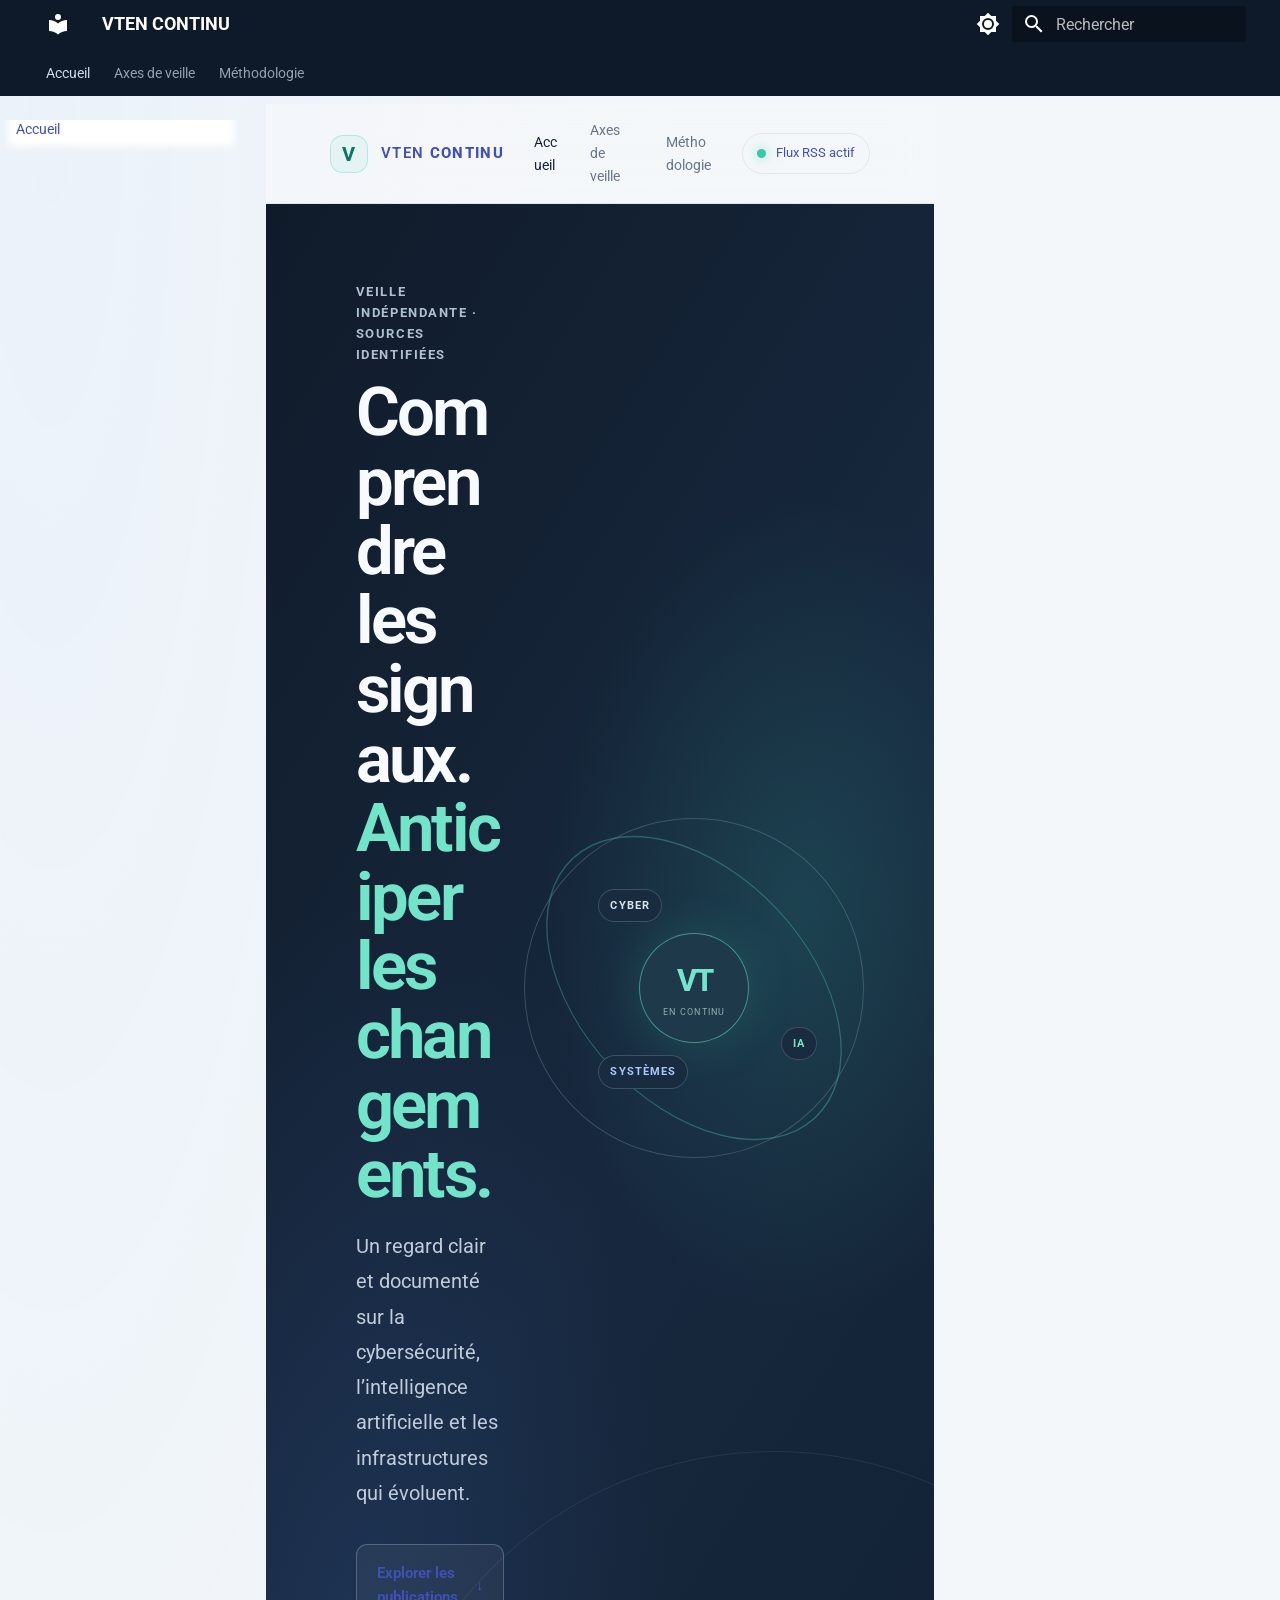
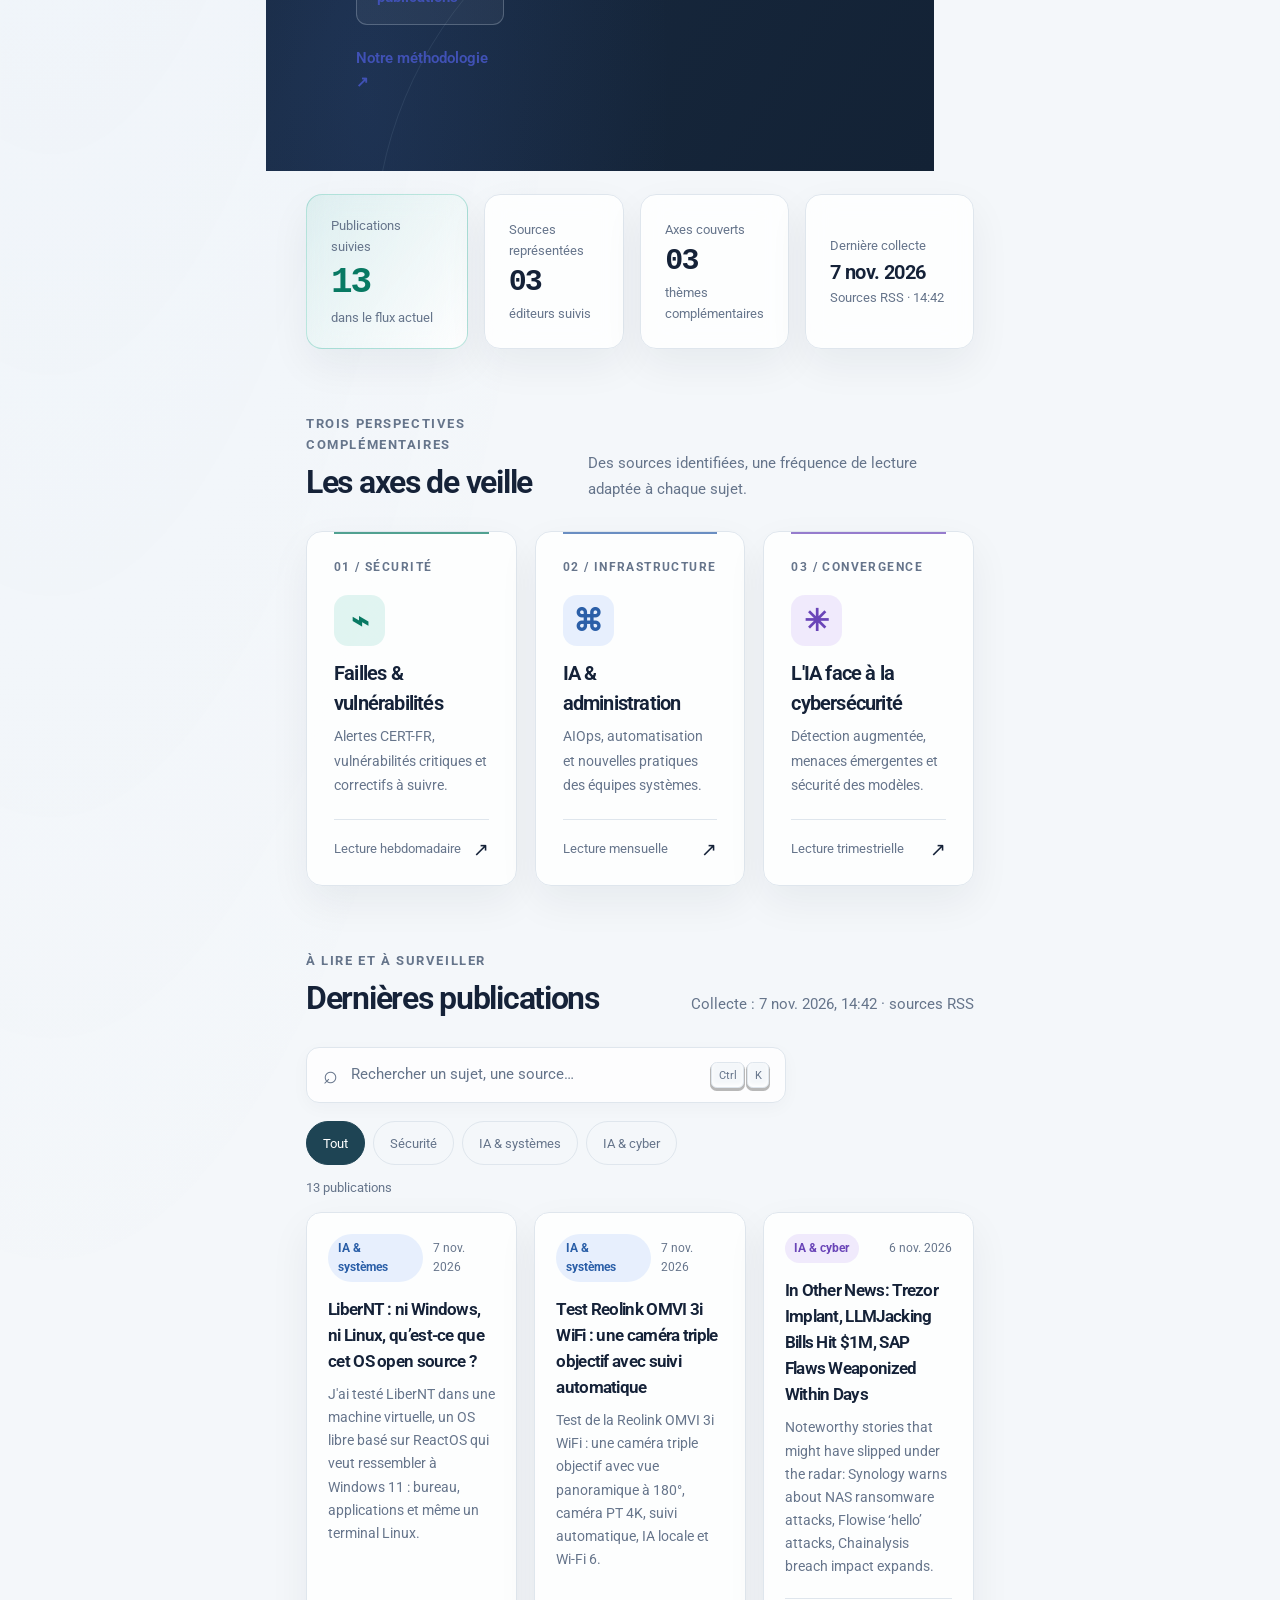
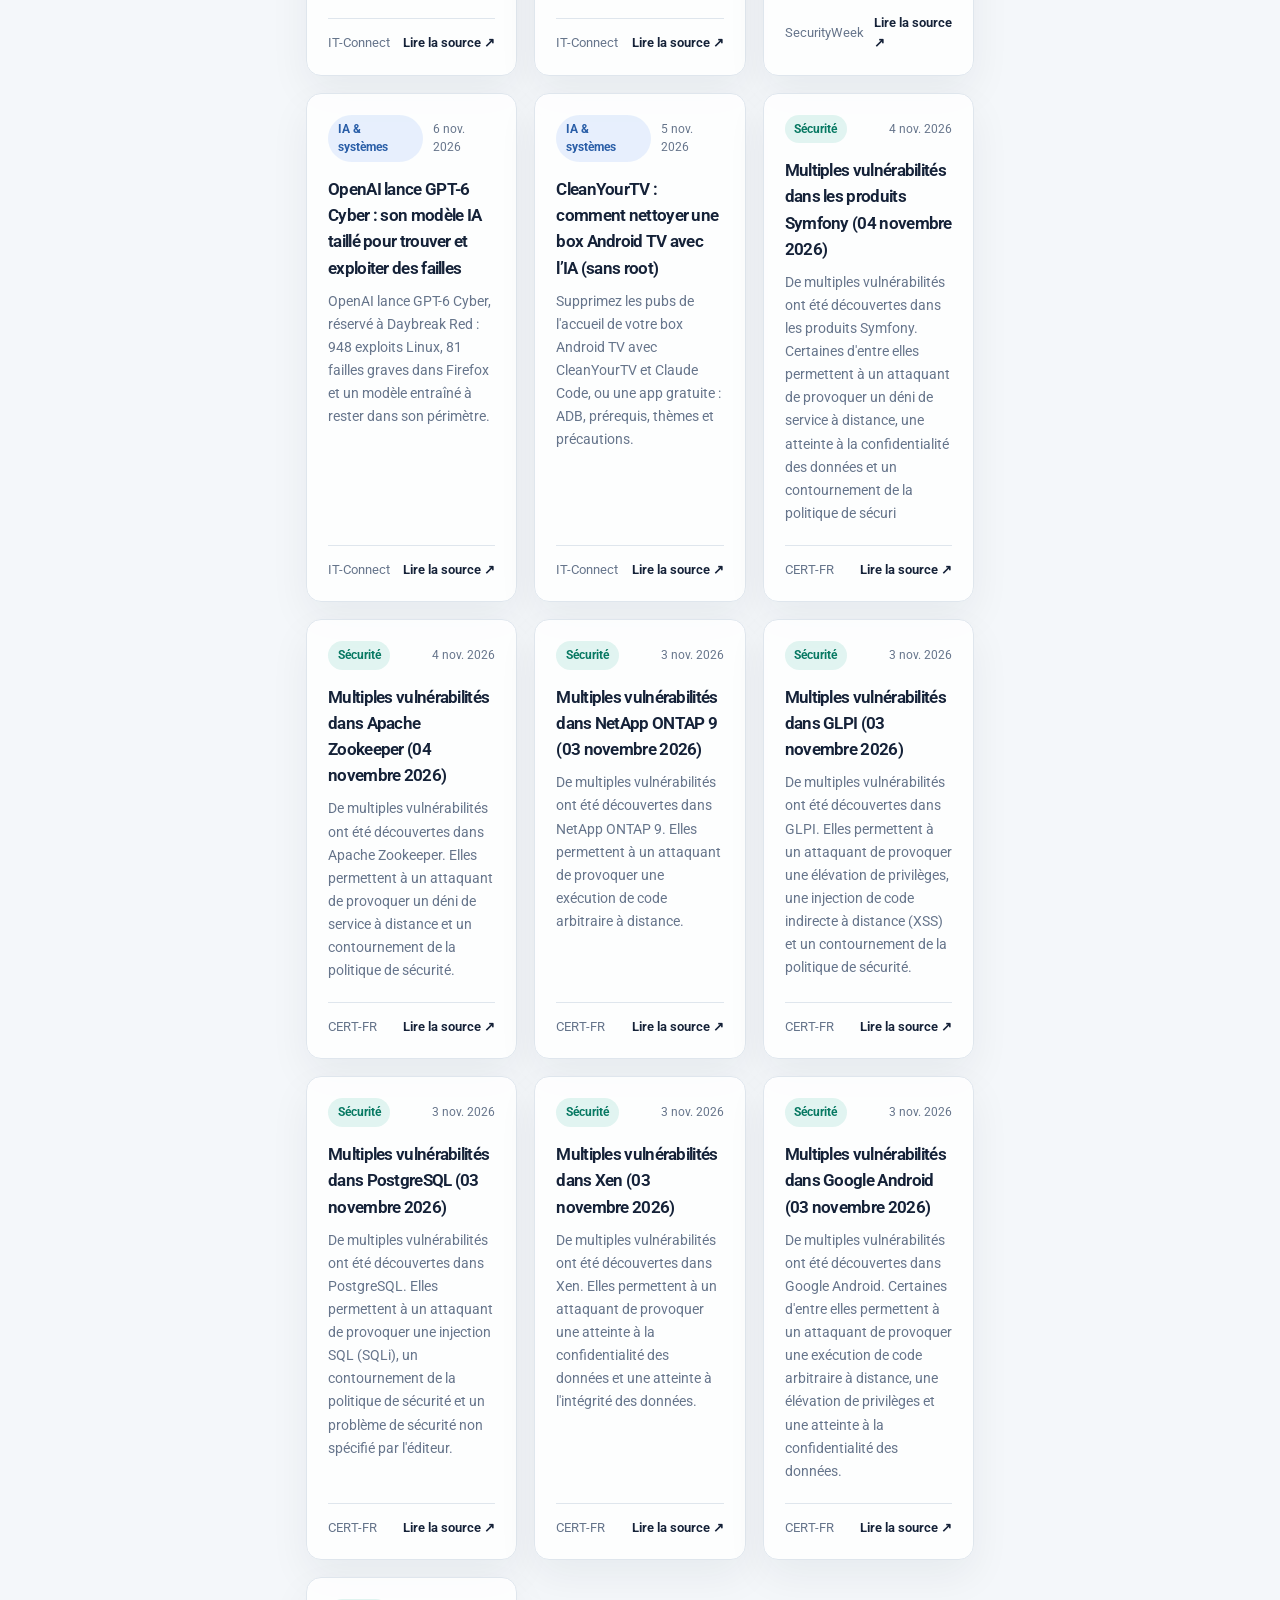
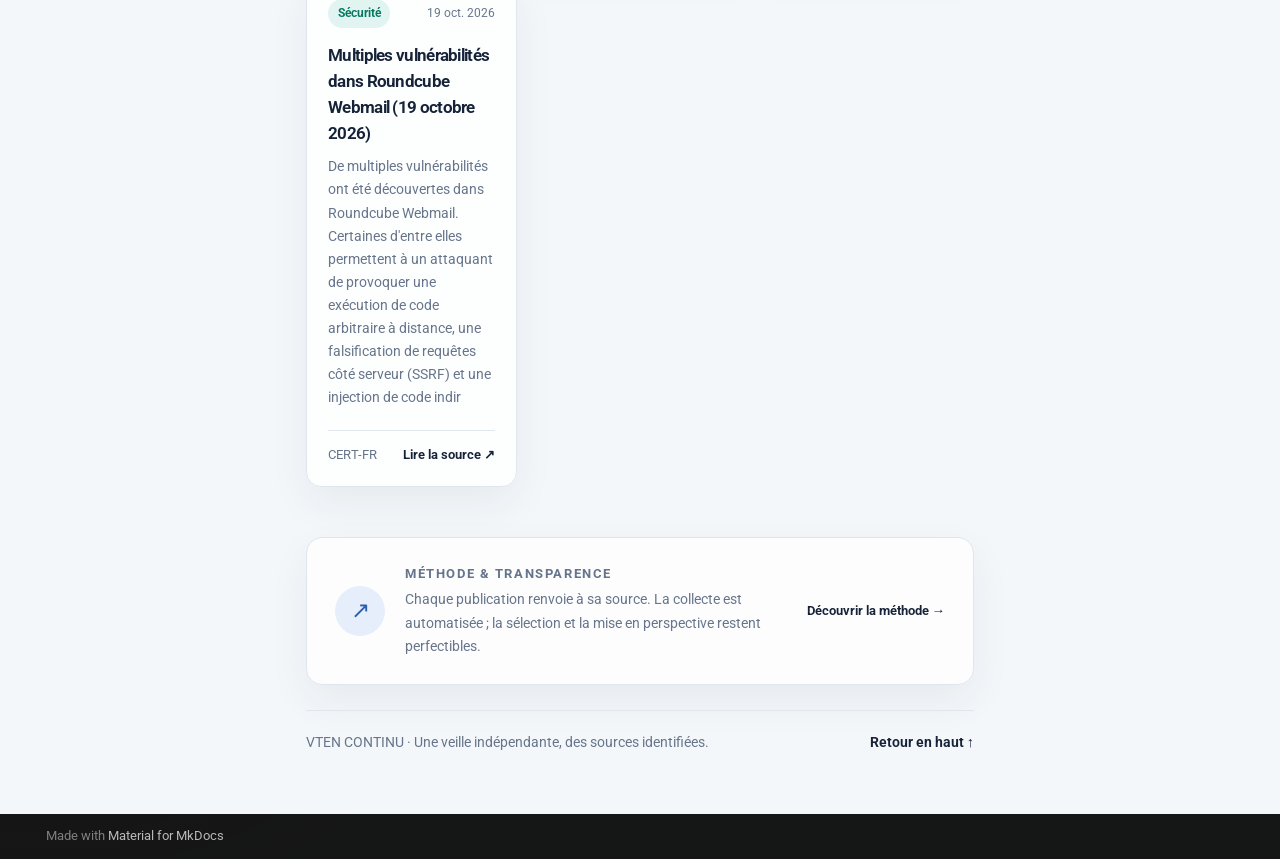
<file: index.html>
<!doctype html>
<html lang="fr" class="no-js">
  <head>
    
      <meta charset="utf-8">
      <meta name="viewport" content="width=device-width,initial-scale=1">
      
        <meta name="description" content="Veille indépendante sur la cybersécurité, l'IA et l'administration des systèmes.">
      
      
        <meta name="author" content="Jules Cochemé">
      
      
        <link rel="canonical" href="https://jules-cocheme1.github.io/veille-technologique/">
      
      
      
        <link rel="next" href="axe1-securite/">
      
      
        
      
      
      <link rel="icon" href="assets/images/favicon.png">
      <meta name="generator" content="mkdocs-1.6.1, mkdocs-material-9.8.1">
    
    
      
        <title>VTEN CONTINU</title>
      
    
    
      <link rel="stylesheet" href="assets/stylesheets/main.57a0d79d.min.css">
      
        
        <link rel="stylesheet" href="assets/stylesheets/palette.fb2fffe2.min.css">
      
      


    
    
      
    
    
      
        
        
        <link rel="preconnect" href="https://fonts.gstatic.com" crossorigin>
        <link rel="stylesheet" href="https://fonts.googleapis.com/css?family=Roboto:300,300i,400,400i,700,700i%7CRoboto+Mono:400,400i,700,700i&display=fallback">
        <style>:root{--md-text-font:"Roboto";--md-code-font:"Roboto Mono"}</style>
      
    
    
      <link rel="stylesheet" href="assets/app.css">
    
    <script>__md_scope=new URL(".",location),__md_hash=e=>[...e].reduce(((e,_)=>(e<<5)-e+_.charCodeAt(0)),0),__md_get=(e,_=localStorage,t=__md_scope)=>JSON.parse(_.getItem(t.pathname+"."+e)),__md_set=(e,_,t=localStorage,a=__md_scope)=>{try{t.setItem(a.pathname+"."+e,JSON.stringify(_))}catch(e){}}</script>
    
      

    
    
  </head>
  
  
    
    
      
    
    
    
    
    <body dir="ltr" data-md-color-scheme="default" data-md-color-primary="blue-grey" data-md-color-accent="cyan">
  
    
    <input class="md-toggle" data-md-toggle="drawer" type="checkbox" id="__drawer" autocomplete="off">
    <input class="md-toggle" data-md-toggle="search" type="checkbox" id="__search" autocomplete="off">
    <label class="md-overlay" for="__drawer"></label>
    <div data-md-component="skip">
      
    </div>
    <div data-md-component="announce">
      
    </div>
    
    
      

  

<header class="md-header md-header--shadow md-header--lifted" data-md-component="header">
  <nav class="md-header__inner md-grid" aria-label="En-tête">
    <a href="." title="VTEN CONTINU" class="md-header__button md-logo" aria-label="VTEN CONTINU" data-md-component="logo">
      
  
  <svg xmlns="http://www.w3.org/2000/svg" viewBox="0 0 24 24"><path d="M12 8a3 3 0 0 0 3-3 3 3 0 0 0-3-3 3 3 0 0 0-3 3 3 3 0 0 0 3 3m0 3.54C9.64 9.35 6.5 8 3 8v11c3.5 0 6.64 1.35 9 3.54 2.36-2.19 5.5-3.54 9-3.54V8c-3.5 0-6.64 1.35-9 3.54"/></svg>

    </a>
    <label class="md-header__button md-icon" for="__drawer">
      
      <svg xmlns="http://www.w3.org/2000/svg" viewBox="0 0 24 24"><path d="M3 6h18v2H3zm0 5h18v2H3zm0 5h18v2H3z"/></svg>
    </label>
    <div class="md-header__title" data-md-component="header-title">
      <div class="md-header__ellipsis">
        <div class="md-header__topic">
          <span class="md-ellipsis">
            VTEN CONTINU
          </span>
        </div>
        <div class="md-header__topic" data-md-component="header-topic">
          <span class="md-ellipsis">
            
              Accueil
            
          </span>
        </div>
      </div>
    </div>
    
      
        <form class="md-header__option" data-md-component="palette">
  
    
    
    
    <input class="md-option" data-md-color-media="" data-md-color-scheme="default" data-md-color-primary="blue-grey" data-md-color-accent="cyan"  aria-label="Passer au mode sombre"  type="radio" name="__palette" id="__palette_0">
    
      <label class="md-header__button md-icon" title="Passer au mode sombre" for="__palette_1" hidden>
        <svg xmlns="http://www.w3.org/2000/svg" viewBox="0 0 24 24"><path d="M12 8a4 4 0 0 0-4 4 4 4 0 0 0 4 4 4 4 0 0 0 4-4 4 4 0 0 0-4-4m0 10a6 6 0 0 1-6-6 6 6 0 0 1 6-6 6 6 0 0 1 6 6 6 6 0 0 1-6 6m8-9.31V4h-4.69L12 .69 8.69 4H4v4.69L.69 12 4 15.31V20h4.69L12 23.31 15.31 20H20v-4.69L23.31 12z"/></svg>
      </label>
    
  
    
    
    
    <input class="md-option" data-md-color-media="" data-md-color-scheme="slate" data-md-color-primary="blue-grey" data-md-color-accent="cyan"  aria-label="Passer au mode clair"  type="radio" name="__palette" id="__palette_1">
    
      <label class="md-header__button md-icon" title="Passer au mode clair" for="__palette_0" hidden>
        <svg xmlns="http://www.w3.org/2000/svg" viewBox="0 0 24 24"><path d="M12 18c-.89 0-1.74-.2-2.5-.55C11.56 16.5 13 14.42 13 12s-1.44-4.5-3.5-5.45C10.26 6.2 11.11 6 12 6a6 6 0 0 1 6 6 6 6 0 0 1-6 6m8-9.31V4h-4.69L12 .69 8.69 4H4v4.69L.69 12 4 15.31V20h4.69L12 23.31 15.31 20H20v-4.69L23.31 12z"/></svg>
      </label>
    
  
</form>
      
    
    
      <script>var palette=__md_get("__palette");if(palette&&palette.color){if("(prefers-color-scheme)"===palette.color.media){var media=matchMedia("(prefers-color-scheme: light)"),input=document.querySelector(media.matches?"[data-md-color-media='(prefers-color-scheme: light)']":"[data-md-color-media='(prefers-color-scheme: dark)']");palette.color.media=input.getAttribute("data-md-color-media"),palette.color.scheme=input.getAttribute("data-md-color-scheme"),palette.color.primary=input.getAttribute("data-md-color-primary"),palette.color.accent=input.getAttribute("data-md-color-accent")}for(var[key,value]of Object.entries(palette.color))document.body.setAttribute("data-md-color-"+key,value)}</script>
    
    
    
      
      
        <label class="md-header__button md-icon" for="__search">
          
          <svg xmlns="http://www.w3.org/2000/svg" viewBox="0 0 24 24"><path d="M9.5 3A6.5 6.5 0 0 1 16 9.5c0 1.61-.59 3.09-1.56 4.23l.27.27h.79l5 5-1.5 1.5-5-5v-.79l-.27-.27A6.52 6.52 0 0 1 9.5 16 6.5 6.5 0 0 1 3 9.5 6.5 6.5 0 0 1 9.5 3m0 2C7 5 5 7 5 9.5S7 14 9.5 14 14 12 14 9.5 12 5 9.5 5"/></svg>
        </label>
        <div class="md-search" data-md-component="search" role="dialog">
  <label class="md-search__overlay" for="__search"></label>
  <div class="md-search__inner" role="search">
    <form class="md-search__form" name="search">
      <input type="text" class="md-search__input" name="query" aria-label="Rechercher" placeholder="Rechercher" autocapitalize="off" autocorrect="off" autocomplete="off" spellcheck="false" data-md-component="search-query" required>
      <label class="md-search__icon md-icon" for="__search">
        
        <svg xmlns="http://www.w3.org/2000/svg" viewBox="0 0 24 24"><path d="M9.5 3A6.5 6.5 0 0 1 16 9.5c0 1.61-.59 3.09-1.56 4.23l.27.27h.79l5 5-1.5 1.5-5-5v-.79l-.27-.27A6.52 6.52 0 0 1 9.5 16 6.5 6.5 0 0 1 3 9.5 6.5 6.5 0 0 1 9.5 3m0 2C7 5 5 7 5 9.5S7 14 9.5 14 14 12 14 9.5 12 5 9.5 5"/></svg>
        
        <svg xmlns="http://www.w3.org/2000/svg" viewBox="0 0 24 24"><path d="M20 11v2H8l5.5 5.5-1.42 1.42L4.16 12l7.92-7.92L13.5 5.5 8 11z"/></svg>
      </label>
      <nav class="md-search__options" aria-label="Recherche">
        
          <a href="javascript:void(0)" class="md-search__icon md-icon" title="Partager" aria-label="Partager" data-clipboard data-clipboard-text="" data-md-component="search-share" tabindex="-1">
            
            <svg xmlns="http://www.w3.org/2000/svg" viewBox="0 0 24 24"><path d="M18 16.08c-.76 0-1.44.3-1.96.77L8.91 12.7c.05-.23.09-.46.09-.7s-.04-.47-.09-.7l7.05-4.11c.54.5 1.25.81 2.04.81a3 3 0 0 0 3-3 3 3 0 0 0-3-3 3 3 0 0 0-3 3c0 .24.04.47.09.7L8.04 9.81C7.5 9.31 6.79 9 6 9a3 3 0 0 0-3 3 3 3 0 0 0 3 3c.79 0 1.5-.31 2.04-.81l7.12 4.15c-.05.21-.08.43-.08.66 0 1.61 1.31 2.91 2.92 2.91s2.92-1.3 2.92-2.91A2.92 2.92 0 0 0 18 16.08"/></svg>
          </a>
        
        <button type="reset" class="md-search__icon md-icon" title="Effacer" aria-label="Effacer" tabindex="-1">
          
          <svg xmlns="http://www.w3.org/2000/svg" viewBox="0 0 24 24"><path d="M19 6.41 17.59 5 12 10.59 6.41 5 5 6.41 10.59 12 5 17.59 6.41 19 12 13.41 17.59 19 19 17.59 13.41 12z"/></svg>
        </button>
      </nav>
      
        <div class="md-search__suggest" data-md-component="search-suggest"></div>
      
    </form>
    <div class="md-search__output">
      <div class="md-search__scrollwrap" tabindex="0" data-md-scrollfix>
        <div class="md-search-result" data-md-component="search-result">
          <div class="md-search-result__meta">
            Initialisation de la recherche
          </div>
          <ol class="md-search-result__list" role="presentation"></ol>
        </div>
      </div>
    </div>
  </div>
</div>
      
    
    
  </nav>
  
    
      
<nav class="md-tabs" aria-label="Onglets" data-md-component="tabs">
  <div class="md-grid">
    <ul class="md-tabs__list">
      
        
  
  
  
    
  
  
    <li class="md-tabs__item md-tabs__item--active">
      <a href="." class="md-tabs__link">
        
  
  
    
  
  Accueil

      </a>
    </li>
  

      
        
  
  
  
  
    
    
      <li class="md-tabs__item">
        <a href="axe1-securite/" class="md-tabs__link">
          
  
  
  Axes de veille

        </a>
      </li>
    
  

      
        
  
  
  
  
    <li class="md-tabs__item">
      <a href="a-propos/" class="md-tabs__link">
        
  
  
    
  
  Méthodologie

      </a>
    </li>
  

      
    </ul>
  </div>
</nav>
    
  
</header>
    
    <div class="md-container" data-md-component="container">
      
      
        
      
      <main class="md-main" data-md-component="main">
        <div class="md-main__inner md-grid">
          
            
              
              <div class="md-sidebar md-sidebar--primary" data-md-component="sidebar" data-md-type="navigation" >
                <div class="md-sidebar__scrollwrap">
                  <div class="md-sidebar__inner">
                    


  


<nav class="md-nav md-nav--primary md-nav--lifted" aria-label="Navigation" data-md-level="0">
  <label class="md-nav__title" for="__drawer">
    <a href="." title="VTEN CONTINU" class="md-nav__button md-logo" aria-label="VTEN CONTINU" data-md-component="logo">
      
  
  <svg xmlns="http://www.w3.org/2000/svg" viewBox="0 0 24 24"><path d="M12 8a3 3 0 0 0 3-3 3 3 0 0 0-3-3 3 3 0 0 0-3 3 3 3 0 0 0 3 3m0 3.54C9.64 9.35 6.5 8 3 8v11c3.5 0 6.64 1.35 9 3.54 2.36-2.19 5.5-3.54 9-3.54V8c-3.5 0-6.64 1.35-9 3.54"/></svg>

    </a>
    VTEN CONTINU
  </label>
  
  <ul class="md-nav__list" data-md-scrollfix>
    
      
      
  
  
    
  
  
  
    <li class="md-nav__item md-nav__item--active">
      
      <input class="md-nav__toggle md-toggle" type="checkbox" id="__toc">
      
      
      
      <a href="." class="md-nav__link md-nav__link--active">
        
  
  
  <span class="md-ellipsis">
    
  
    Accueil
  

    
  </span>
  
  

      </a>
      
    </li>
  

    
      
      
  
  
  
  
    
    
    
    
      
      
        
      
    
    
    <li class="md-nav__item md-nav__item--nested">
      
        
        
        <input class="md-nav__toggle md-toggle " type="checkbox" id="__nav_2" >
        
          
          <label class="md-nav__link" for="__nav_2" id="__nav_2_label" tabindex="0">
            
  
  
  <span class="md-ellipsis">
    
  
    Axes de veille
  

    
  </span>
  
  

            <span class="md-nav__icon md-icon"></span>
          </label>
        
        <nav class="md-nav" data-md-level="1" aria-labelledby="__nav_2_label" aria-expanded="false">
          <label class="md-nav__title" for="__nav_2">
            <span class="md-nav__icon md-icon"></span>
            
  
    Axes de veille
  

          </label>
          <ul class="md-nav__list" data-md-scrollfix>
            
              
                
  
  
  
  
    <li class="md-nav__item">
      <a href="axe1-securite/" class="md-nav__link">
        
  
  
  <span class="md-ellipsis">
    
  
    Failles & vulnérabilités
  

    
  </span>
  
  

      </a>
    </li>
  

              
            
              
                
  
  
  
  
    <li class="md-nav__item">
      <a href="axe2-ia-admin/" class="md-nav__link">
        
  
  
  <span class="md-ellipsis">
    
  
    IA & administration
  

    
  </span>
  
  

      </a>
    </li>
  

              
            
              
                
  
  
  
  
    <li class="md-nav__item">
      <a href="axe3-ia-cyber/" class="md-nav__link">
        
  
  
  <span class="md-ellipsis">
    
  
    IA & cybersécurité
  

    
  </span>
  
  

      </a>
    </li>
  

              
            
          </ul>
        </nav>
      
    </li>
  

    
      
      
  
  
  
  
    <li class="md-nav__item">
      <a href="a-propos/" class="md-nav__link">
        
  
  
  <span class="md-ellipsis">
    
  
    Méthodologie
  

    
  </span>
  
  

      </a>
    </li>
  

    
  </ul>
</nav>
                  </div>
                </div>
              </div>
            
            
              
              <div class="md-sidebar md-sidebar--secondary" data-md-component="sidebar" data-md-type="toc" >
                <div class="md-sidebar__scrollwrap">
                  <div class="md-sidebar__inner">
                    

<nav class="md-nav md-nav--secondary" aria-label="Table des matières">
  
  
  
  
</nav>
                  </div>
                </div>
              </div>
            
          
          
            <div class="md-content" data-md-component="content">
              
              <article class="md-content__inner md-typeset">
                
                  



<div id="haut-de-page" class="dashboard-nav">
  <a class="dashboard-brand" href="#haut-de-page" aria-label="VTEN CONTINU, accueil">
    <span class="dashboard-brand__mark" aria-hidden="true">V</span>
    <span>VTEN <strong>CONTINU</strong></span>
  </a>
  <nav aria-label="Navigation principale">
    <a href="#haut-de-page" aria-current="page">Accueil</a>
    <a href="#axes-de-veille">Axes de veille</a>
    <a href="#methodologie">Méthodologie</a>
  </nav>
  <a class="dashboard-live" href="#dernieres-publications"><span class="status-dot"></span> Flux RSS actif</a>
</div>

<div class="veille-hero">
  <div class="veille-hero__copy">
    <p class="eyebrow">Veille indépendante · sources identifiées</p>
    <h1>Comprendre les signaux.<br><span>Anticiper les changements.</span></h1>
    <p class="veille-hero__intro">Un regard clair et documenté sur la cybersécurité, l’intelligence artificielle et les infrastructures qui évoluent.</p>
    <div class="hero-actions">
      <a class="hero-link" href="#dernieres-publications">Explorer les publications <span aria-hidden="true">↓</span></a>
      <a class="hero-secondary-link" href="a-propos/">Notre méthodologie <span aria-hidden="true">↗</span></a>
    </div>
  </div>
  <div class="veille-hero__panel" aria-hidden="true">
    <div class="orbit orbit--outer"></div>
    <div class="orbit orbit--inner"></div>
    <div class="hero-core"><span>VT</span><small>EN CONTINU</small></div>
    <span class="orbit-label orbit-label--one">CYBER</span>
    <span class="orbit-label orbit-label--two">IA</span>
    <span class="orbit-label orbit-label--three">SYSTÈMES</span>
  </div>
</div>

<section class="stats-grid" aria-label="La veille en chiffres" data-stats>
  <article class="stat-card stat-card--featured">
    <span class="stat-label">Publications suivies</span>
    <strong class="stat-value" id="stat-publications">—</strong>
    <span class="stat-note">dans le flux actuel</span>
  </article>
  <article class="stat-card">
    <span class="stat-label">Sources représentées</span>
    <strong class="stat-value" id="stat-sources">—</strong>
    <span class="stat-note">éditeurs suivis</span>
  </article>
  <article class="stat-card">
    <span class="stat-label">Axes couverts</span>
    <strong class="stat-value" id="stat-axes">—</strong>
    <span class="stat-note">thèmes complémentaires</span>
  </article>
  <article class="stat-card stat-card--updated">
    <span class="stat-label">Dernière collecte</span>
    <strong class="stat-value" id="stat-updated">—</strong>
    <span class="stat-note">actualisation du flux RSS</span>
  </article>
</section>

<section class="section-block" id="axes-de-veille" aria-labelledby="axes-title">
  <div class="section-heading">
    <div>
      <p class="eyebrow">Trois perspectives complémentaires</p>
      <h2 id="axes-title">Les axes de veille</h2>
    </div>
    <p>Des sources identifiées, une fréquence de lecture adaptée à chaque sujet.</p>
  </div>
  <div class="axis-grid">
    <a class="axis-card axis-card--security" href="axe1-securite/">
      <span class="axis-number">01 / SÉCURITÉ</span>
      <span class="axis-icon" aria-hidden="true">⌁</span>
      <h3>Failles & vulnérabilités</h3>
      <p>Alertes CERT-FR, vulnérabilités critiques et correctifs à suivre.</p>
      <span class="axis-footer"><span>Lecture hebdomadaire</span><span aria-hidden="true">↗</span></span>
    </a>
    <a class="axis-card axis-card--systems" href="axe2-ia-admin/">
      <span class="axis-number">02 / INFRASTRUCTURE</span>
      <span class="axis-icon" aria-hidden="true">⌘</span>
      <h3>IA & administration</h3>
      <p>AIOps, automatisation et nouvelles pratiques des équipes systèmes.</p>
      <span class="axis-footer"><span>Lecture mensuelle</span><span aria-hidden="true">↗</span></span>
    </a>
    <a class="axis-card axis-card--ai" href="axe3-ia-cyber/">
      <span class="axis-number">03 / CONVERGENCE</span>
      <span class="axis-icon" aria-hidden="true">✳</span>
      <h3>L'IA face à la cybersécurité</h3>
      <p>Détection augmentée, menaces émergentes et sécurité des modèles.</p>
      <span class="axis-footer"><span>Lecture trimestrielle</span><span aria-hidden="true">↗</span></span>
    </a>
  </div>
</section>

<section class="section-block publications" id="dernieres-publications" aria-labelledby="publications-title" data-veille>
  <div class="section-heading">
    <div>
      <p class="eyebrow">À lire et à surveiller</p>
      <h2 id="publications-title">Dernières publications</h2>
    </div>
    <p id="collection-status" class="collection-status" role="status">Chargement des publications…</p>
  </div>
  <div class="publication-tools">
    <label class="search-field">
      <span class="search-icon" aria-hidden="true">⌕</span>
      <span class="visually-hidden">Rechercher dans les publications</span>
      <input id="veille-search" type="search" placeholder="Rechercher un sujet, une source…" autocomplete="off" aria-keyshortcuts="Control+K Meta+K /">
      <span class="keyboard-hint" aria-hidden="true"><kbd>Ctrl</kbd><kbd>K</kbd></span>
    </label>
    <div class="filter-list" role="group" aria-label="Filtrer par axe">
      <button class="filter-button is-active" type="button" data-axis="all" aria-pressed="true">Tout</button>
      <button class="filter-button" type="button" data-axis="security" aria-pressed="false">Sécurité</button>
      <button class="filter-button" type="button" data-axis="systems" aria-pressed="false">IA & systèmes</button>
      <button class="filter-button" type="button" data-axis="ai-cyber" aria-pressed="false">IA & cyber</button>
    </div>
  </div>
  <p class="result-count" id="result-count" aria-live="polite"></p>
  <div class="article-grid" id="article-grid" aria-live="polite"></div>
</section>

<section class="method-strip" id="methodologie">
  <span class="method-strip__icon" aria-hidden="true">↗</span>
  <div>
    <p class="eyebrow">Méthode & transparence</p>
    <p>Chaque publication renvoie à sa source. La collecte est automatisée ; la sélection et la mise en perspective restent perfectibles.</p>
  </div>
  <a href="a-propos/">Découvrir la méthode <span aria-hidden="true">→</span></a>
</section>

<noscript>
  <p class="noscript-message">Activez JavaScript pour rechercher et filtrer les publications. Les pages des trois axes restent accessibles depuis la navigation.</p>
</noscript>

<footer class="dashboard-footer">
  <span>VTEN CONTINU <span aria-hidden="true">·</span> Une veille indépendante, des sources identifiées.</span>
  <a href="#haut-de-page">Retour en haut <span aria-hidden="true">↑</span></a>
</footer>












                
              </article>
            </div>
          
          
<script>var target=document.getElementById(location.hash.slice(1));target&&target.name&&(target.checked=target.name.startsWith("__tabbed_"))</script>
        </div>
        
          <button type="button" class="md-top md-icon" data-md-component="top" hidden>
  
  <svg xmlns="http://www.w3.org/2000/svg" viewBox="0 0 24 24"><path d="M13 20h-2V8l-5.5 5.5-1.42-1.42L12 4.16l7.92 7.92-1.42 1.42L13 8z"/></svg>
  Retour en haut de la page
</button>
        
      </main>
      
        <footer class="md-footer">
  
  <div class="md-footer-meta md-typeset">
    <div class="md-footer-meta__inner md-grid">
      <div class="md-copyright">
  
  
    Made with
    <a href="https://squidfunk.github.io/mkdocs-material/" target="_blank" rel="noopener">
      Material for MkDocs
    </a>
  
</div>
      
    </div>
  </div>
</footer>
      
    </div>
    <div class="md-dialog" data-md-component="dialog">
      <div class="md-dialog__inner md-typeset"></div>
    </div>
    
    
    
      
      
      <script id="__config" type="application/json">{"annotate": null, "base": ".", "features": ["navigation.tabs", "navigation.tabs.sticky", "navigation.sections", "navigation.top", "navigation.instant", "navigation.tracking", "search.suggest", "search.highlight", "search.share"], "search": "assets/javascripts/workers/search.a7633da7.min.js", "tags": null, "translations": {"clipboard.copied": "Copi\u00e9 dans le presse-papier", "clipboard.copy": "Copier dans le presse-papier", "search.result.more.one": "1 de plus sur cette page", "search.result.more.other": "# de plus sur cette page", "search.result.none": "Aucun document trouv\u00e9", "search.result.one": "1 document trouv\u00e9", "search.result.other": "# documents trouv\u00e9s", "search.result.placeholder": "Taper pour d\u00e9marrer la recherche", "search.result.term.missing": "Non trouv\u00e9", "select.version": "S\u00e9lectionner la version"}, "version": null}</script>
    
    
      <script src="assets/javascripts/bundle.a5f9d56c.min.js"></script>
      
        <script src="assets/app.js"></script>
      
    
  </body>
</html>
</file>
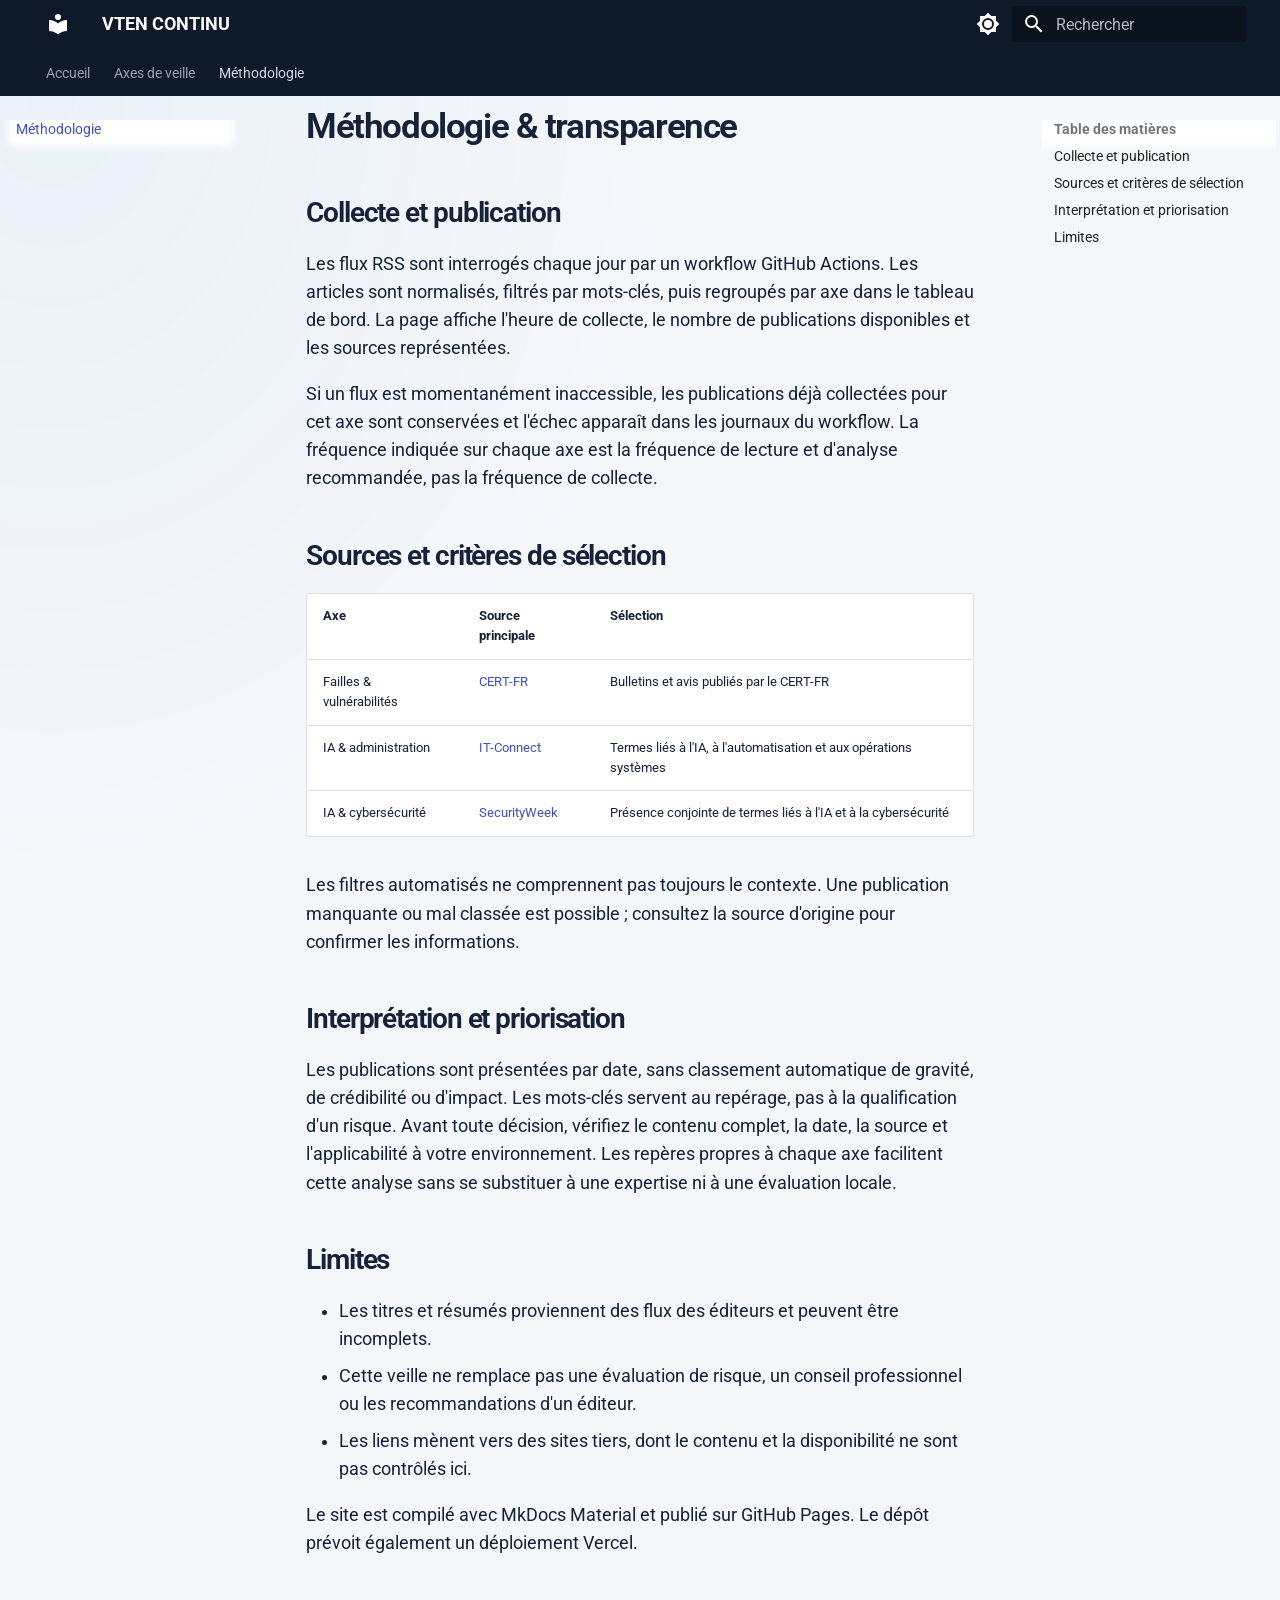
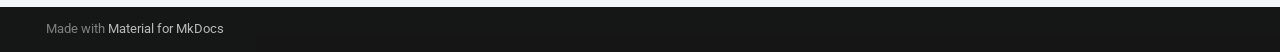
<file: a-propos/index.html>
<!doctype html>
<html lang="fr" class="no-js">
  <head>
    
      <meta charset="utf-8">
      <meta name="viewport" content="width=device-width,initial-scale=1">
      
        <meta name="description" content="Veille indépendante sur la cybersécurité, l'IA et l'administration des systèmes.">
      
      
        <meta name="author" content="Jules Cochemé">
      
      
        <link rel="canonical" href="https://jules-cocheme1.github.io/veille-technologique/a-propos/">
      
      
        <link rel="prev" href="../axe3-ia-cyber/">
      
      
      
        
      
      
      <link rel="icon" href="../assets/images/favicon.png">
      <meta name="generator" content="mkdocs-1.6.1, mkdocs-material-9.8.1">
    
    
      
        <title>Méthodologie - VTEN CONTINU</title>
      
    
    
      <link rel="stylesheet" href="../assets/stylesheets/main.57a0d79d.min.css">
      
        
        <link rel="stylesheet" href="../assets/stylesheets/palette.fb2fffe2.min.css">
      
      


    
    
      
    
    
      
        
        
        <link rel="preconnect" href="https://fonts.gstatic.com" crossorigin>
        <link rel="stylesheet" href="https://fonts.googleapis.com/css?family=Roboto:300,300i,400,400i,700,700i%7CRoboto+Mono:400,400i,700,700i&display=fallback">
        <style>:root{--md-text-font:"Roboto";--md-code-font:"Roboto Mono"}</style>
      
    
    
      <link rel="stylesheet" href="../assets/app.css">
    
    <script>__md_scope=new URL("..",location),__md_hash=e=>[...e].reduce(((e,_)=>(e<<5)-e+_.charCodeAt(0)),0),__md_get=(e,_=localStorage,t=__md_scope)=>JSON.parse(_.getItem(t.pathname+"."+e)),__md_set=(e,_,t=localStorage,a=__md_scope)=>{try{t.setItem(a.pathname+"."+e,JSON.stringify(_))}catch(e){}}</script>
    
      

    
    
  </head>
  
  
    
    
      
    
    
    
    
    <body dir="ltr" data-md-color-scheme="default" data-md-color-primary="blue-grey" data-md-color-accent="cyan">
  
    
    <input class="md-toggle" data-md-toggle="drawer" type="checkbox" id="__drawer" autocomplete="off">
    <input class="md-toggle" data-md-toggle="search" type="checkbox" id="__search" autocomplete="off">
    <label class="md-overlay" for="__drawer"></label>
    <div data-md-component="skip">
      
        
        <a href="#methodologie-transparence" class="md-skip">
          Aller au contenu
        </a>
      
    </div>
    <div data-md-component="announce">
      
    </div>
    
    
      

  

<header class="md-header md-header--shadow md-header--lifted" data-md-component="header">
  <nav class="md-header__inner md-grid" aria-label="En-tête">
    <a href=".." title="VTEN CONTINU" class="md-header__button md-logo" aria-label="VTEN CONTINU" data-md-component="logo">
      
  
  <svg xmlns="http://www.w3.org/2000/svg" viewBox="0 0 24 24"><path d="M12 8a3 3 0 0 0 3-3 3 3 0 0 0-3-3 3 3 0 0 0-3 3 3 3 0 0 0 3 3m0 3.54C9.64 9.35 6.5 8 3 8v11c3.5 0 6.64 1.35 9 3.54 2.36-2.19 5.5-3.54 9-3.54V8c-3.5 0-6.64 1.35-9 3.54"/></svg>

    </a>
    <label class="md-header__button md-icon" for="__drawer">
      
      <svg xmlns="http://www.w3.org/2000/svg" viewBox="0 0 24 24"><path d="M3 6h18v2H3zm0 5h18v2H3zm0 5h18v2H3z"/></svg>
    </label>
    <div class="md-header__title" data-md-component="header-title">
      <div class="md-header__ellipsis">
        <div class="md-header__topic">
          <span class="md-ellipsis">
            VTEN CONTINU
          </span>
        </div>
        <div class="md-header__topic" data-md-component="header-topic">
          <span class="md-ellipsis">
            
              Méthodologie
            
          </span>
        </div>
      </div>
    </div>
    
      
        <form class="md-header__option" data-md-component="palette">
  
    
    
    
    <input class="md-option" data-md-color-media="" data-md-color-scheme="default" data-md-color-primary="blue-grey" data-md-color-accent="cyan"  aria-label="Passer au mode sombre"  type="radio" name="__palette" id="__palette_0">
    
      <label class="md-header__button md-icon" title="Passer au mode sombre" for="__palette_1" hidden>
        <svg xmlns="http://www.w3.org/2000/svg" viewBox="0 0 24 24"><path d="M12 8a4 4 0 0 0-4 4 4 4 0 0 0 4 4 4 4 0 0 0 4-4 4 4 0 0 0-4-4m0 10a6 6 0 0 1-6-6 6 6 0 0 1 6-6 6 6 0 0 1 6 6 6 6 0 0 1-6 6m8-9.31V4h-4.69L12 .69 8.69 4H4v4.69L.69 12 4 15.31V20h4.69L12 23.31 15.31 20H20v-4.69L23.31 12z"/></svg>
      </label>
    
  
    
    
    
    <input class="md-option" data-md-color-media="" data-md-color-scheme="slate" data-md-color-primary="blue-grey" data-md-color-accent="cyan"  aria-label="Passer au mode clair"  type="radio" name="__palette" id="__palette_1">
    
      <label class="md-header__button md-icon" title="Passer au mode clair" for="__palette_0" hidden>
        <svg xmlns="http://www.w3.org/2000/svg" viewBox="0 0 24 24"><path d="M12 18c-.89 0-1.74-.2-2.5-.55C11.56 16.5 13 14.42 13 12s-1.44-4.5-3.5-5.45C10.26 6.2 11.11 6 12 6a6 6 0 0 1 6 6 6 6 0 0 1-6 6m8-9.31V4h-4.69L12 .69 8.69 4H4v4.69L.69 12 4 15.31V20h4.69L12 23.31 15.31 20H20v-4.69L23.31 12z"/></svg>
      </label>
    
  
</form>
      
    
    
      <script>var palette=__md_get("__palette");if(palette&&palette.color){if("(prefers-color-scheme)"===palette.color.media){var media=matchMedia("(prefers-color-scheme: light)"),input=document.querySelector(media.matches?"[data-md-color-media='(prefers-color-scheme: light)']":"[data-md-color-media='(prefers-color-scheme: dark)']");palette.color.media=input.getAttribute("data-md-color-media"),palette.color.scheme=input.getAttribute("data-md-color-scheme"),palette.color.primary=input.getAttribute("data-md-color-primary"),palette.color.accent=input.getAttribute("data-md-color-accent")}for(var[key,value]of Object.entries(palette.color))document.body.setAttribute("data-md-color-"+key,value)}</script>
    
    
    
      
      
        <label class="md-header__button md-icon" for="__search">
          
          <svg xmlns="http://www.w3.org/2000/svg" viewBox="0 0 24 24"><path d="M9.5 3A6.5 6.5 0 0 1 16 9.5c0 1.61-.59 3.09-1.56 4.23l.27.27h.79l5 5-1.5 1.5-5-5v-.79l-.27-.27A6.52 6.52 0 0 1 9.5 16 6.5 6.5 0 0 1 3 9.5 6.5 6.5 0 0 1 9.5 3m0 2C7 5 5 7 5 9.5S7 14 9.5 14 14 12 14 9.5 12 5 9.5 5"/></svg>
        </label>
        <div class="md-search" data-md-component="search" role="dialog">
  <label class="md-search__overlay" for="__search"></label>
  <div class="md-search__inner" role="search">
    <form class="md-search__form" name="search">
      <input type="text" class="md-search__input" name="query" aria-label="Rechercher" placeholder="Rechercher" autocapitalize="off" autocorrect="off" autocomplete="off" spellcheck="false" data-md-component="search-query" required>
      <label class="md-search__icon md-icon" for="__search">
        
        <svg xmlns="http://www.w3.org/2000/svg" viewBox="0 0 24 24"><path d="M9.5 3A6.5 6.5 0 0 1 16 9.5c0 1.61-.59 3.09-1.56 4.23l.27.27h.79l5 5-1.5 1.5-5-5v-.79l-.27-.27A6.52 6.52 0 0 1 9.5 16 6.5 6.5 0 0 1 3 9.5 6.5 6.5 0 0 1 9.5 3m0 2C7 5 5 7 5 9.5S7 14 9.5 14 14 12 14 9.5 12 5 9.5 5"/></svg>
        
        <svg xmlns="http://www.w3.org/2000/svg" viewBox="0 0 24 24"><path d="M20 11v2H8l5.5 5.5-1.42 1.42L4.16 12l7.92-7.92L13.5 5.5 8 11z"/></svg>
      </label>
      <nav class="md-search__options" aria-label="Recherche">
        
          <a href="javascript:void(0)" class="md-search__icon md-icon" title="Partager" aria-label="Partager" data-clipboard data-clipboard-text="" data-md-component="search-share" tabindex="-1">
            
            <svg xmlns="http://www.w3.org/2000/svg" viewBox="0 0 24 24"><path d="M18 16.08c-.76 0-1.44.3-1.96.77L8.91 12.7c.05-.23.09-.46.09-.7s-.04-.47-.09-.7l7.05-4.11c.54.5 1.25.81 2.04.81a3 3 0 0 0 3-3 3 3 0 0 0-3-3 3 3 0 0 0-3 3c0 .24.04.47.09.7L8.04 9.81C7.5 9.31 6.79 9 6 9a3 3 0 0 0-3 3 3 3 0 0 0 3 3c.79 0 1.5-.31 2.04-.81l7.12 4.15c-.05.21-.08.43-.08.66 0 1.61 1.31 2.91 2.92 2.91s2.92-1.3 2.92-2.91A2.92 2.92 0 0 0 18 16.08"/></svg>
          </a>
        
        <button type="reset" class="md-search__icon md-icon" title="Effacer" aria-label="Effacer" tabindex="-1">
          
          <svg xmlns="http://www.w3.org/2000/svg" viewBox="0 0 24 24"><path d="M19 6.41 17.59 5 12 10.59 6.41 5 5 6.41 10.59 12 5 17.59 6.41 19 12 13.41 17.59 19 19 17.59 13.41 12z"/></svg>
        </button>
      </nav>
      
        <div class="md-search__suggest" data-md-component="search-suggest"></div>
      
    </form>
    <div class="md-search__output">
      <div class="md-search__scrollwrap" tabindex="0" data-md-scrollfix>
        <div class="md-search-result" data-md-component="search-result">
          <div class="md-search-result__meta">
            Initialisation de la recherche
          </div>
          <ol class="md-search-result__list" role="presentation"></ol>
        </div>
      </div>
    </div>
  </div>
</div>
      
    
    
  </nav>
  
    
      
<nav class="md-tabs" aria-label="Onglets" data-md-component="tabs">
  <div class="md-grid">
    <ul class="md-tabs__list">
      
        
  
  
  
  
    <li class="md-tabs__item">
      <a href=".." class="md-tabs__link">
        
  
  
    
  
  Accueil

      </a>
    </li>
  

      
        
  
  
  
  
    
    
      <li class="md-tabs__item">
        <a href="../axe1-securite/" class="md-tabs__link">
          
  
  
  Axes de veille

        </a>
      </li>
    
  

      
        
  
  
  
    
  
  
    <li class="md-tabs__item md-tabs__item--active">
      <a href="./" class="md-tabs__link">
        
  
  
    
  
  Méthodologie

      </a>
    </li>
  

      
    </ul>
  </div>
</nav>
    
  
</header>
    
    <div class="md-container" data-md-component="container">
      
      
        
      
      <main class="md-main" data-md-component="main">
        <div class="md-main__inner md-grid">
          
            
              
              <div class="md-sidebar md-sidebar--primary" data-md-component="sidebar" data-md-type="navigation" >
                <div class="md-sidebar__scrollwrap">
                  <div class="md-sidebar__inner">
                    


  


<nav class="md-nav md-nav--primary md-nav--lifted" aria-label="Navigation" data-md-level="0">
  <label class="md-nav__title" for="__drawer">
    <a href=".." title="VTEN CONTINU" class="md-nav__button md-logo" aria-label="VTEN CONTINU" data-md-component="logo">
      
  
  <svg xmlns="http://www.w3.org/2000/svg" viewBox="0 0 24 24"><path d="M12 8a3 3 0 0 0 3-3 3 3 0 0 0-3-3 3 3 0 0 0-3 3 3 3 0 0 0 3 3m0 3.54C9.64 9.35 6.5 8 3 8v11c3.5 0 6.64 1.35 9 3.54 2.36-2.19 5.5-3.54 9-3.54V8c-3.5 0-6.64 1.35-9 3.54"/></svg>

    </a>
    VTEN CONTINU
  </label>
  
  <ul class="md-nav__list" data-md-scrollfix>
    
      
      
  
  
  
  
    <li class="md-nav__item">
      <a href=".." class="md-nav__link">
        
  
  
  <span class="md-ellipsis">
    
  
    Accueil
  

    
  </span>
  
  

      </a>
    </li>
  

    
      
      
  
  
  
  
    
    
    
    
      
      
        
      
    
    
    <li class="md-nav__item md-nav__item--nested">
      
        
        
        <input class="md-nav__toggle md-toggle " type="checkbox" id="__nav_2" >
        
          
          <label class="md-nav__link" for="__nav_2" id="__nav_2_label" tabindex="0">
            
  
  
  <span class="md-ellipsis">
    
  
    Axes de veille
  

    
  </span>
  
  

            <span class="md-nav__icon md-icon"></span>
          </label>
        
        <nav class="md-nav" data-md-level="1" aria-labelledby="__nav_2_label" aria-expanded="false">
          <label class="md-nav__title" for="__nav_2">
            <span class="md-nav__icon md-icon"></span>
            
  
    Axes de veille
  

          </label>
          <ul class="md-nav__list" data-md-scrollfix>
            
              
                
  
  
  
  
    <li class="md-nav__item">
      <a href="../axe1-securite/" class="md-nav__link">
        
  
  
  <span class="md-ellipsis">
    
  
    Failles & vulnérabilités
  

    
  </span>
  
  

      </a>
    </li>
  

              
            
              
                
  
  
  
  
    <li class="md-nav__item">
      <a href="../axe2-ia-admin/" class="md-nav__link">
        
  
  
  <span class="md-ellipsis">
    
  
    IA & administration
  

    
  </span>
  
  

      </a>
    </li>
  

              
            
              
                
  
  
  
  
    <li class="md-nav__item">
      <a href="../axe3-ia-cyber/" class="md-nav__link">
        
  
  
  <span class="md-ellipsis">
    
  
    IA & cybersécurité
  

    
  </span>
  
  

      </a>
    </li>
  

              
            
          </ul>
        </nav>
      
    </li>
  

    
      
      
  
  
    
  
  
  
    <li class="md-nav__item md-nav__item--active">
      
      <input class="md-nav__toggle md-toggle" type="checkbox" id="__toc">
      
      
        
      
      
        <label class="md-nav__link md-nav__link--active" for="__toc">
          
  
  
  <span class="md-ellipsis">
    
  
    Méthodologie
  

    
  </span>
  
  

          <span class="md-nav__icon md-icon"></span>
        </label>
      
      <a href="./" class="md-nav__link md-nav__link--active">
        
  
  
  <span class="md-ellipsis">
    
  
    Méthodologie
  

    
  </span>
  
  

      </a>
      
        

<nav class="md-nav md-nav--secondary" aria-label="Table des matières">
  
  
  
    
  
  
    <label class="md-nav__title" for="__toc">
      <span class="md-nav__icon md-icon"></span>
      Table des matières
    </label>
    <ul class="md-nav__list" data-md-component="toc" data-md-scrollfix>
      
        <li class="md-nav__item">
  <a href="#collecte-et-publication" class="md-nav__link">
    <span class="md-ellipsis">
      
        Collecte et publication
      
    </span>
  </a>
  
</li>
      
        <li class="md-nav__item">
  <a href="#sources-et-criteres-de-selection" class="md-nav__link">
    <span class="md-ellipsis">
      
        Sources et critères de sélection
      
    </span>
  </a>
  
</li>
      
        <li class="md-nav__item">
  <a href="#interpretation-et-priorisation" class="md-nav__link">
    <span class="md-ellipsis">
      
        Interprétation et priorisation
      
    </span>
  </a>
  
</li>
      
        <li class="md-nav__item">
  <a href="#limites" class="md-nav__link">
    <span class="md-ellipsis">
      
        Limites
      
    </span>
  </a>
  
</li>
      
    </ul>
  
</nav>
      
    </li>
  

    
  </ul>
</nav>
                  </div>
                </div>
              </div>
            
            
              
              <div class="md-sidebar md-sidebar--secondary" data-md-component="sidebar" data-md-type="toc" >
                <div class="md-sidebar__scrollwrap">
                  <div class="md-sidebar__inner">
                    

<nav class="md-nav md-nav--secondary" aria-label="Table des matières">
  
  
  
    
  
  
    <label class="md-nav__title" for="__toc">
      <span class="md-nav__icon md-icon"></span>
      Table des matières
    </label>
    <ul class="md-nav__list" data-md-component="toc" data-md-scrollfix>
      
        <li class="md-nav__item">
  <a href="#collecte-et-publication" class="md-nav__link">
    <span class="md-ellipsis">
      
        Collecte et publication
      
    </span>
  </a>
  
</li>
      
        <li class="md-nav__item">
  <a href="#sources-et-criteres-de-selection" class="md-nav__link">
    <span class="md-ellipsis">
      
        Sources et critères de sélection
      
    </span>
  </a>
  
</li>
      
        <li class="md-nav__item">
  <a href="#interpretation-et-priorisation" class="md-nav__link">
    <span class="md-ellipsis">
      
        Interprétation et priorisation
      
    </span>
  </a>
  
</li>
      
        <li class="md-nav__item">
  <a href="#limites" class="md-nav__link">
    <span class="md-ellipsis">
      
        Limites
      
    </span>
  </a>
  
</li>
      
    </ul>
  
</nav>
                  </div>
                </div>
              </div>
            
          
          
            <div class="md-content" data-md-component="content">
              
              <article class="md-content__inner md-typeset">
                
                  



<h1 id="methodologie-transparence">Méthodologie &amp; transparence</h1>
<h2 id="collecte-et-publication">Collecte et publication</h2>
<p>Les flux RSS sont interrogés chaque jour par un workflow GitHub Actions. Les articles sont normalisés, filtrés par mots-clés, puis regroupés par axe dans le tableau de bord. La page affiche l'heure de collecte, le nombre de publications disponibles et les sources représentées.</p>
<p>Si un flux est momentanément inaccessible, les publications déjà collectées pour cet axe sont conservées et l'échec apparaît dans les journaux du workflow. La fréquence indiquée sur chaque axe est la fréquence de lecture et d'analyse recommandée, pas la fréquence de collecte.</p>
<h2 id="sources-et-criteres-de-selection">Sources et critères de sélection</h2>
<table>
<thead>
<tr>
<th>Axe</th>
<th>Source principale</th>
<th>Sélection</th>
</tr>
</thead>
<tbody>
<tr>
<td>Failles &amp; vulnérabilités</td>
<td><a href="https://www.cert.ssi.gouv.fr/">CERT-FR</a></td>
<td>Bulletins et avis publiés par le CERT-FR</td>
</tr>
<tr>
<td>IA &amp; administration</td>
<td><a href="https://www.it-connect.fr/">IT-Connect</a></td>
<td>Termes liés à l'IA, à l'automatisation et aux opérations systèmes</td>
</tr>
<tr>
<td>IA &amp; cybersécurité</td>
<td><a href="https://www.securityweek.com/">SecurityWeek</a></td>
<td>Présence conjointe de termes liés à l'IA et à la cybersécurité</td>
</tr>
</tbody>
</table>
<p>Les filtres automatisés ne comprennent pas toujours le contexte. Une publication manquante ou mal classée est possible ; consultez la source d'origine pour confirmer les informations.</p>
<h2 id="interpretation-et-priorisation">Interprétation et priorisation</h2>
<p>Les publications sont présentées par date, sans classement automatique de gravité, de crédibilité ou d'impact. Les mots-clés servent au repérage, pas à la qualification d'un risque. Avant toute décision, vérifiez le contenu complet, la date, la source et l'applicabilité à votre environnement. Les repères propres à chaque axe facilitent cette analyse sans se substituer à une expertise ni à une évaluation locale.</p>
<h2 id="limites">Limites</h2>
<ul>
<li>Les titres et résumés proviennent des flux des éditeurs et peuvent être incomplets.</li>
<li>Cette veille ne remplace pas une évaluation de risque, un conseil professionnel ou les recommandations d'un éditeur.</li>
<li>Les liens mènent vers des sites tiers, dont le contenu et la disponibilité ne sont pas contrôlés ici.</li>
</ul>
<p>Le site est compilé avec MkDocs Material et publié sur GitHub Pages. Le dépôt prévoit également un déploiement Vercel.</p>












                
              </article>
            </div>
          
          
<script>var target=document.getElementById(location.hash.slice(1));target&&target.name&&(target.checked=target.name.startsWith("__tabbed_"))</script>
        </div>
        
          <button type="button" class="md-top md-icon" data-md-component="top" hidden>
  
  <svg xmlns="http://www.w3.org/2000/svg" viewBox="0 0 24 24"><path d="M13 20h-2V8l-5.5 5.5-1.42-1.42L12 4.16l7.92 7.92-1.42 1.42L13 8z"/></svg>
  Retour en haut de la page
</button>
        
      </main>
      
        <footer class="md-footer">
  
  <div class="md-footer-meta md-typeset">
    <div class="md-footer-meta__inner md-grid">
      <div class="md-copyright">
  
  
    Made with
    <a href="https://squidfunk.github.io/mkdocs-material/" target="_blank" rel="noopener">
      Material for MkDocs
    </a>
  
</div>
      
    </div>
  </div>
</footer>
      
    </div>
    <div class="md-dialog" data-md-component="dialog">
      <div class="md-dialog__inner md-typeset"></div>
    </div>
    
    
    
      
      
      <script id="__config" type="application/json">{"annotate": null, "base": "..", "features": ["navigation.tabs", "navigation.tabs.sticky", "navigation.sections", "navigation.top", "navigation.instant", "navigation.tracking", "search.suggest", "search.highlight", "search.share"], "search": "../assets/javascripts/workers/search.a7633da7.min.js", "tags": null, "translations": {"clipboard.copied": "Copi\u00e9 dans le presse-papier", "clipboard.copy": "Copier dans le presse-papier", "search.result.more.one": "1 de plus sur cette page", "search.result.more.other": "# de plus sur cette page", "search.result.none": "Aucun document trouv\u00e9", "search.result.one": "1 document trouv\u00e9", "search.result.other": "# documents trouv\u00e9s", "search.result.placeholder": "Taper pour d\u00e9marrer la recherche", "search.result.term.missing": "Non trouv\u00e9", "select.version": "S\u00e9lectionner la version"}, "version": null}</script>
    
    
      <script src="../assets/javascripts/bundle.a5f9d56c.min.js"></script>
      
        <script src="../assets/app.js"></script>
      
    
  </body>
</html>
</file>
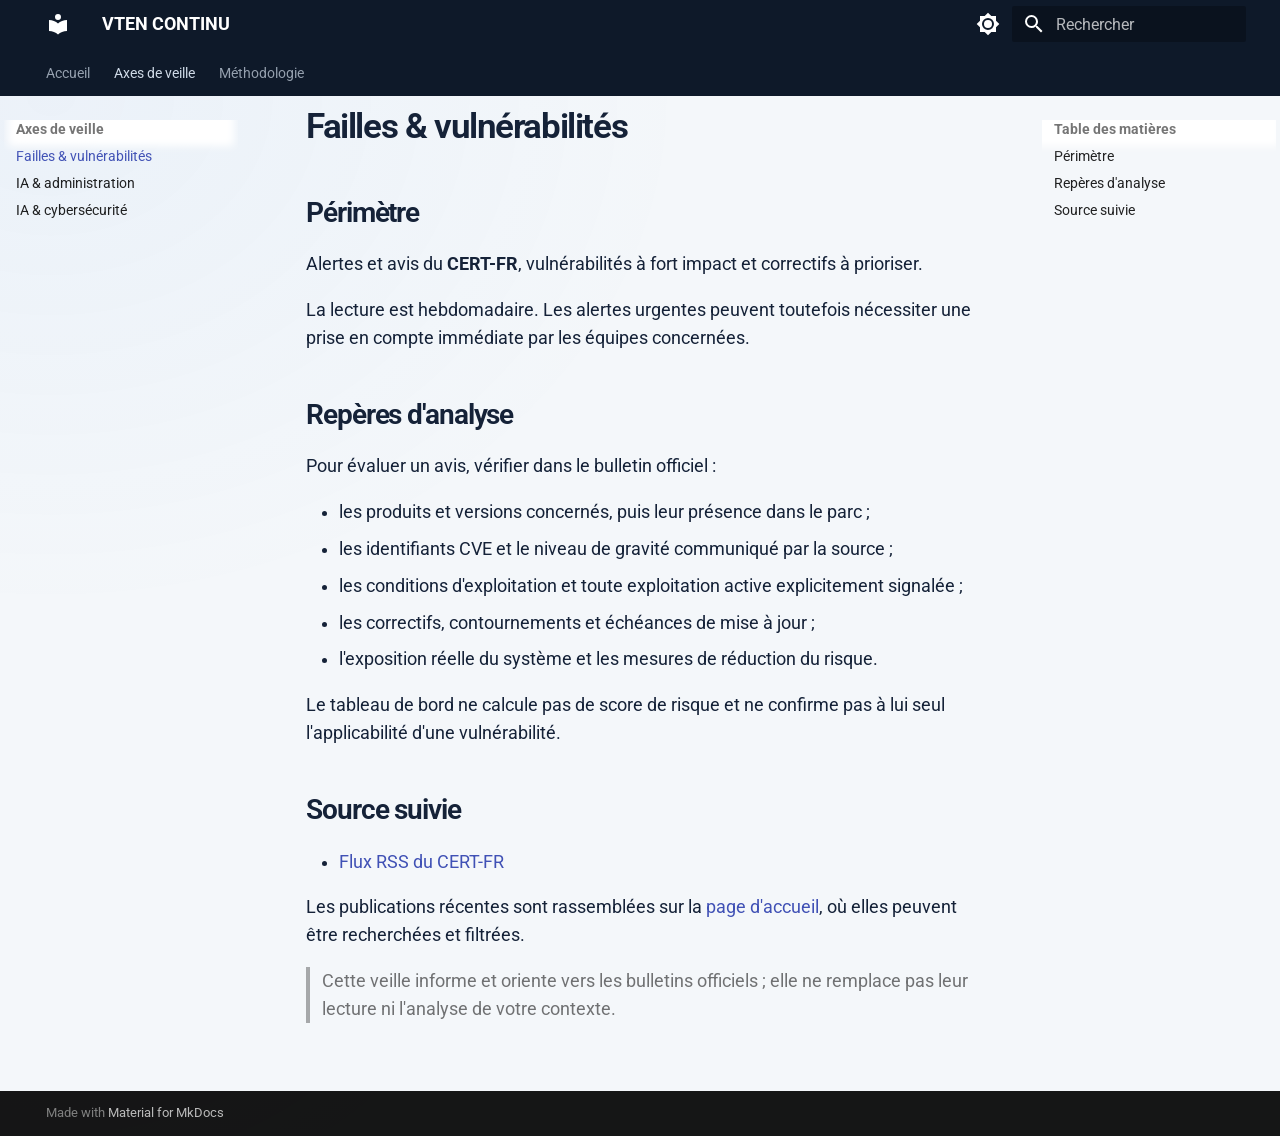
<file: axe1-securite/index.html>
<!doctype html>
<html lang="fr" class="no-js">
  <head>
    
      <meta charset="utf-8">
      <meta name="viewport" content="width=device-width,initial-scale=1">
      
        <meta name="description" content="Veille indépendante sur la cybersécurité, l'IA et l'administration des systèmes.">
      
      
        <meta name="author" content="Jules Cochemé">
      
      
        <link rel="canonical" href="https://jules-cocheme1.github.io/veille-technologique/axe1-securite/">
      
      
        <link rel="prev" href="..">
      
      
        <link rel="next" href="../axe2-ia-admin/">
      
      
        
      
      
      <link rel="icon" href="../assets/images/favicon.png">
      <meta name="generator" content="mkdocs-1.6.1, mkdocs-material-9.8.1">
    
    
      
        <title>Failles & vulnérabilités - VTEN CONTINU</title>
      
    
    
      <link rel="stylesheet" href="../assets/stylesheets/main.57a0d79d.min.css">
      
        
        <link rel="stylesheet" href="../assets/stylesheets/palette.fb2fffe2.min.css">
      
      


    
    
      
    
    
      
        
        
        <link rel="preconnect" href="https://fonts.gstatic.com" crossorigin>
        <link rel="stylesheet" href="https://fonts.googleapis.com/css?family=Roboto:300,300i,400,400i,700,700i%7CRoboto+Mono:400,400i,700,700i&display=fallback">
        <style>:root{--md-text-font:"Roboto";--md-code-font:"Roboto Mono"}</style>
      
    
    
      <link rel="stylesheet" href="../assets/app.css">
    
    <script>__md_scope=new URL("..",location),__md_hash=e=>[...e].reduce(((e,_)=>(e<<5)-e+_.charCodeAt(0)),0),__md_get=(e,_=localStorage,t=__md_scope)=>JSON.parse(_.getItem(t.pathname+"."+e)),__md_set=(e,_,t=localStorage,a=__md_scope)=>{try{t.setItem(a.pathname+"."+e,JSON.stringify(_))}catch(e){}}</script>
    
      

    
    
  </head>
  
  
    
    
      
    
    
    
    
    <body dir="ltr" data-md-color-scheme="default" data-md-color-primary="blue-grey" data-md-color-accent="cyan">
  
    
    <input class="md-toggle" data-md-toggle="drawer" type="checkbox" id="__drawer" autocomplete="off">
    <input class="md-toggle" data-md-toggle="search" type="checkbox" id="__search" autocomplete="off">
    <label class="md-overlay" for="__drawer"></label>
    <div data-md-component="skip">
      
        
        <a href="#failles-vulnerabilites" class="md-skip">
          Aller au contenu
        </a>
      
    </div>
    <div data-md-component="announce">
      
    </div>
    
    
      

  

<header class="md-header md-header--shadow md-header--lifted" data-md-component="header">
  <nav class="md-header__inner md-grid" aria-label="En-tête">
    <a href=".." title="VTEN CONTINU" class="md-header__button md-logo" aria-label="VTEN CONTINU" data-md-component="logo">
      
  
  <svg xmlns="http://www.w3.org/2000/svg" viewBox="0 0 24 24"><path d="M12 8a3 3 0 0 0 3-3 3 3 0 0 0-3-3 3 3 0 0 0-3 3 3 3 0 0 0 3 3m0 3.54C9.64 9.35 6.5 8 3 8v11c3.5 0 6.64 1.35 9 3.54 2.36-2.19 5.5-3.54 9-3.54V8c-3.5 0-6.64 1.35-9 3.54"/></svg>

    </a>
    <label class="md-header__button md-icon" for="__drawer">
      
      <svg xmlns="http://www.w3.org/2000/svg" viewBox="0 0 24 24"><path d="M3 6h18v2H3zm0 5h18v2H3zm0 5h18v2H3z"/></svg>
    </label>
    <div class="md-header__title" data-md-component="header-title">
      <div class="md-header__ellipsis">
        <div class="md-header__topic">
          <span class="md-ellipsis">
            VTEN CONTINU
          </span>
        </div>
        <div class="md-header__topic" data-md-component="header-topic">
          <span class="md-ellipsis">
            
              Failles & vulnérabilités
            
          </span>
        </div>
      </div>
    </div>
    
      
        <form class="md-header__option" data-md-component="palette">
  
    
    
    
    <input class="md-option" data-md-color-media="" data-md-color-scheme="default" data-md-color-primary="blue-grey" data-md-color-accent="cyan"  aria-label="Passer au mode sombre"  type="radio" name="__palette" id="__palette_0">
    
      <label class="md-header__button md-icon" title="Passer au mode sombre" for="__palette_1" hidden>
        <svg xmlns="http://www.w3.org/2000/svg" viewBox="0 0 24 24"><path d="M12 8a4 4 0 0 0-4 4 4 4 0 0 0 4 4 4 4 0 0 0 4-4 4 4 0 0 0-4-4m0 10a6 6 0 0 1-6-6 6 6 0 0 1 6-6 6 6 0 0 1 6 6 6 6 0 0 1-6 6m8-9.31V4h-4.69L12 .69 8.69 4H4v4.69L.69 12 4 15.31V20h4.69L12 23.31 15.31 20H20v-4.69L23.31 12z"/></svg>
      </label>
    
  
    
    
    
    <input class="md-option" data-md-color-media="" data-md-color-scheme="slate" data-md-color-primary="blue-grey" data-md-color-accent="cyan"  aria-label="Passer au mode clair"  type="radio" name="__palette" id="__palette_1">
    
      <label class="md-header__button md-icon" title="Passer au mode clair" for="__palette_0" hidden>
        <svg xmlns="http://www.w3.org/2000/svg" viewBox="0 0 24 24"><path d="M12 18c-.89 0-1.74-.2-2.5-.55C11.56 16.5 13 14.42 13 12s-1.44-4.5-3.5-5.45C10.26 6.2 11.11 6 12 6a6 6 0 0 1 6 6 6 6 0 0 1-6 6m8-9.31V4h-4.69L12 .69 8.69 4H4v4.69L.69 12 4 15.31V20h4.69L12 23.31 15.31 20H20v-4.69L23.31 12z"/></svg>
      </label>
    
  
</form>
      
    
    
      <script>var palette=__md_get("__palette");if(palette&&palette.color){if("(prefers-color-scheme)"===palette.color.media){var media=matchMedia("(prefers-color-scheme: light)"),input=document.querySelector(media.matches?"[data-md-color-media='(prefers-color-scheme: light)']":"[data-md-color-media='(prefers-color-scheme: dark)']");palette.color.media=input.getAttribute("data-md-color-media"),palette.color.scheme=input.getAttribute("data-md-color-scheme"),palette.color.primary=input.getAttribute("data-md-color-primary"),palette.color.accent=input.getAttribute("data-md-color-accent")}for(var[key,value]of Object.entries(palette.color))document.body.setAttribute("data-md-color-"+key,value)}</script>
    
    
    
      
      
        <label class="md-header__button md-icon" for="__search">
          
          <svg xmlns="http://www.w3.org/2000/svg" viewBox="0 0 24 24"><path d="M9.5 3A6.5 6.5 0 0 1 16 9.5c0 1.61-.59 3.09-1.56 4.23l.27.27h.79l5 5-1.5 1.5-5-5v-.79l-.27-.27A6.52 6.52 0 0 1 9.5 16 6.5 6.5 0 0 1 3 9.5 6.5 6.5 0 0 1 9.5 3m0 2C7 5 5 7 5 9.5S7 14 9.5 14 14 12 14 9.5 12 5 9.5 5"/></svg>
        </label>
        <div class="md-search" data-md-component="search" role="dialog">
  <label class="md-search__overlay" for="__search"></label>
  <div class="md-search__inner" role="search">
    <form class="md-search__form" name="search">
      <input type="text" class="md-search__input" name="query" aria-label="Rechercher" placeholder="Rechercher" autocapitalize="off" autocorrect="off" autocomplete="off" spellcheck="false" data-md-component="search-query" required>
      <label class="md-search__icon md-icon" for="__search">
        
        <svg xmlns="http://www.w3.org/2000/svg" viewBox="0 0 24 24"><path d="M9.5 3A6.5 6.5 0 0 1 16 9.5c0 1.61-.59 3.09-1.56 4.23l.27.27h.79l5 5-1.5 1.5-5-5v-.79l-.27-.27A6.52 6.52 0 0 1 9.5 16 6.5 6.5 0 0 1 3 9.5 6.5 6.5 0 0 1 9.5 3m0 2C7 5 5 7 5 9.5S7 14 9.5 14 14 12 14 9.5 12 5 9.5 5"/></svg>
        
        <svg xmlns="http://www.w3.org/2000/svg" viewBox="0 0 24 24"><path d="M20 11v2H8l5.5 5.5-1.42 1.42L4.16 12l7.92-7.92L13.5 5.5 8 11z"/></svg>
      </label>
      <nav class="md-search__options" aria-label="Recherche">
        
          <a href="javascript:void(0)" class="md-search__icon md-icon" title="Partager" aria-label="Partager" data-clipboard data-clipboard-text="" data-md-component="search-share" tabindex="-1">
            
            <svg xmlns="http://www.w3.org/2000/svg" viewBox="0 0 24 24"><path d="M18 16.08c-.76 0-1.44.3-1.96.77L8.91 12.7c.05-.23.09-.46.09-.7s-.04-.47-.09-.7l7.05-4.11c.54.5 1.25.81 2.04.81a3 3 0 0 0 3-3 3 3 0 0 0-3-3 3 3 0 0 0-3 3c0 .24.04.47.09.7L8.04 9.81C7.5 9.31 6.79 9 6 9a3 3 0 0 0-3 3 3 3 0 0 0 3 3c.79 0 1.5-.31 2.04-.81l7.12 4.15c-.05.21-.08.43-.08.66 0 1.61 1.31 2.91 2.92 2.91s2.92-1.3 2.92-2.91A2.92 2.92 0 0 0 18 16.08"/></svg>
          </a>
        
        <button type="reset" class="md-search__icon md-icon" title="Effacer" aria-label="Effacer" tabindex="-1">
          
          <svg xmlns="http://www.w3.org/2000/svg" viewBox="0 0 24 24"><path d="M19 6.41 17.59 5 12 10.59 6.41 5 5 6.41 10.59 12 5 17.59 6.41 19 12 13.41 17.59 19 19 17.59 13.41 12z"/></svg>
        </button>
      </nav>
      
        <div class="md-search__suggest" data-md-component="search-suggest"></div>
      
    </form>
    <div class="md-search__output">
      <div class="md-search__scrollwrap" tabindex="0" data-md-scrollfix>
        <div class="md-search-result" data-md-component="search-result">
          <div class="md-search-result__meta">
            Initialisation de la recherche
          </div>
          <ol class="md-search-result__list" role="presentation"></ol>
        </div>
      </div>
    </div>
  </div>
</div>
      
    
    
  </nav>
  
    
      
<nav class="md-tabs" aria-label="Onglets" data-md-component="tabs">
  <div class="md-grid">
    <ul class="md-tabs__list">
      
        
  
  
  
  
    <li class="md-tabs__item">
      <a href=".." class="md-tabs__link">
        
  
  
    
  
  Accueil

      </a>
    </li>
  

      
        
  
  
  
    
  
  
    
    
      <li class="md-tabs__item md-tabs__item--active">
        <a href="./" class="md-tabs__link">
          
  
  
  Axes de veille

        </a>
      </li>
    
  

      
        
  
  
  
  
    <li class="md-tabs__item">
      <a href="../a-propos/" class="md-tabs__link">
        
  
  
    
  
  Méthodologie

      </a>
    </li>
  

      
    </ul>
  </div>
</nav>
    
  
</header>
    
    <div class="md-container" data-md-component="container">
      
      
        
      
      <main class="md-main" data-md-component="main">
        <div class="md-main__inner md-grid">
          
            
              
              <div class="md-sidebar md-sidebar--primary" data-md-component="sidebar" data-md-type="navigation" >
                <div class="md-sidebar__scrollwrap">
                  <div class="md-sidebar__inner">
                    


  


<nav class="md-nav md-nav--primary md-nav--lifted" aria-label="Navigation" data-md-level="0">
  <label class="md-nav__title" for="__drawer">
    <a href=".." title="VTEN CONTINU" class="md-nav__button md-logo" aria-label="VTEN CONTINU" data-md-component="logo">
      
  
  <svg xmlns="http://www.w3.org/2000/svg" viewBox="0 0 24 24"><path d="M12 8a3 3 0 0 0 3-3 3 3 0 0 0-3-3 3 3 0 0 0-3 3 3 3 0 0 0 3 3m0 3.54C9.64 9.35 6.5 8 3 8v11c3.5 0 6.64 1.35 9 3.54 2.36-2.19 5.5-3.54 9-3.54V8c-3.5 0-6.64 1.35-9 3.54"/></svg>

    </a>
    VTEN CONTINU
  </label>
  
  <ul class="md-nav__list" data-md-scrollfix>
    
      
      
  
  
  
  
    <li class="md-nav__item">
      <a href=".." class="md-nav__link">
        
  
  
  <span class="md-ellipsis">
    
  
    Accueil
  

    
  </span>
  
  

      </a>
    </li>
  

    
      
      
  
  
    
  
  
  
    
    
    
    
      
        
        
      
      
        
      
    
    
    <li class="md-nav__item md-nav__item--active md-nav__item--section md-nav__item--nested">
      
        
        
        <input class="md-nav__toggle md-toggle " type="checkbox" id="__nav_2" checked>
        
          
          <label class="md-nav__link" for="__nav_2" id="__nav_2_label" tabindex="">
            
  
  
  <span class="md-ellipsis">
    
  
    Axes de veille
  

    
  </span>
  
  

            <span class="md-nav__icon md-icon"></span>
          </label>
        
        <nav class="md-nav" data-md-level="1" aria-labelledby="__nav_2_label" aria-expanded="true">
          <label class="md-nav__title" for="__nav_2">
            <span class="md-nav__icon md-icon"></span>
            
  
    Axes de veille
  

          </label>
          <ul class="md-nav__list" data-md-scrollfix>
            
              
                
  
  
    
  
  
  
    <li class="md-nav__item md-nav__item--active">
      
      <input class="md-nav__toggle md-toggle" type="checkbox" id="__toc">
      
      
        
      
      
        <label class="md-nav__link md-nav__link--active" for="__toc">
          
  
  
  <span class="md-ellipsis">
    
  
    Failles & vulnérabilités
  

    
  </span>
  
  

          <span class="md-nav__icon md-icon"></span>
        </label>
      
      <a href="./" class="md-nav__link md-nav__link--active">
        
  
  
  <span class="md-ellipsis">
    
  
    Failles & vulnérabilités
  

    
  </span>
  
  

      </a>
      
        

<nav class="md-nav md-nav--secondary" aria-label="Table des matières">
  
  
  
    
  
  
    <label class="md-nav__title" for="__toc">
      <span class="md-nav__icon md-icon"></span>
      Table des matières
    </label>
    <ul class="md-nav__list" data-md-component="toc" data-md-scrollfix>
      
        <li class="md-nav__item">
  <a href="#perimetre" class="md-nav__link">
    <span class="md-ellipsis">
      
        Périmètre
      
    </span>
  </a>
  
</li>
      
        <li class="md-nav__item">
  <a href="#reperes-danalyse" class="md-nav__link">
    <span class="md-ellipsis">
      
        Repères d'analyse
      
    </span>
  </a>
  
</li>
      
        <li class="md-nav__item">
  <a href="#source-suivie" class="md-nav__link">
    <span class="md-ellipsis">
      
        Source suivie
      
    </span>
  </a>
  
</li>
      
    </ul>
  
</nav>
      
    </li>
  

              
            
              
                
  
  
  
  
    <li class="md-nav__item">
      <a href="../axe2-ia-admin/" class="md-nav__link">
        
  
  
  <span class="md-ellipsis">
    
  
    IA & administration
  

    
  </span>
  
  

      </a>
    </li>
  

              
            
              
                
  
  
  
  
    <li class="md-nav__item">
      <a href="../axe3-ia-cyber/" class="md-nav__link">
        
  
  
  <span class="md-ellipsis">
    
  
    IA & cybersécurité
  

    
  </span>
  
  

      </a>
    </li>
  

              
            
          </ul>
        </nav>
      
    </li>
  

    
      
      
  
  
  
  
    <li class="md-nav__item">
      <a href="../a-propos/" class="md-nav__link">
        
  
  
  <span class="md-ellipsis">
    
  
    Méthodologie
  

    
  </span>
  
  

      </a>
    </li>
  

    
  </ul>
</nav>
                  </div>
                </div>
              </div>
            
            
              
              <div class="md-sidebar md-sidebar--secondary" data-md-component="sidebar" data-md-type="toc" >
                <div class="md-sidebar__scrollwrap">
                  <div class="md-sidebar__inner">
                    

<nav class="md-nav md-nav--secondary" aria-label="Table des matières">
  
  
  
    
  
  
    <label class="md-nav__title" for="__toc">
      <span class="md-nav__icon md-icon"></span>
      Table des matières
    </label>
    <ul class="md-nav__list" data-md-component="toc" data-md-scrollfix>
      
        <li class="md-nav__item">
  <a href="#perimetre" class="md-nav__link">
    <span class="md-ellipsis">
      
        Périmètre
      
    </span>
  </a>
  
</li>
      
        <li class="md-nav__item">
  <a href="#reperes-danalyse" class="md-nav__link">
    <span class="md-ellipsis">
      
        Repères d'analyse
      
    </span>
  </a>
  
</li>
      
        <li class="md-nav__item">
  <a href="#source-suivie" class="md-nav__link">
    <span class="md-ellipsis">
      
        Source suivie
      
    </span>
  </a>
  
</li>
      
    </ul>
  
</nav>
                  </div>
                </div>
              </div>
            
          
          
            <div class="md-content" data-md-component="content">
              
              <article class="md-content__inner md-typeset">
                
                  



<h1 id="failles-vulnerabilites">Failles &amp; vulnérabilités</h1>
<h2 id="perimetre">Périmètre</h2>
<p>Alertes et avis du <strong>CERT-FR</strong>, vulnérabilités à fort impact et correctifs à prioriser.</p>
<p>La lecture est hebdomadaire. Les alertes urgentes peuvent toutefois nécessiter une prise en compte immédiate par les équipes concernées.</p>
<h2 id="reperes-danalyse">Repères d'analyse</h2>
<p>Pour évaluer un avis, vérifier dans le bulletin officiel :</p>
<ul>
<li>les produits et versions concernés, puis leur présence dans le parc ;</li>
<li>les identifiants CVE et le niveau de gravité communiqué par la source ;</li>
<li>les conditions d'exploitation et toute exploitation active explicitement signalée ;</li>
<li>les correctifs, contournements et échéances de mise à jour ;</li>
<li>l'exposition réelle du système et les mesures de réduction du risque.</li>
</ul>
<p>Le tableau de bord ne calcule pas de score de risque et ne confirme pas à lui seul l'applicabilité d'une vulnérabilité.</p>
<h2 id="source-suivie">Source suivie</h2>
<ul>
<li><a href="https://www.cert.ssi.gouv.fr/feed/">Flux RSS du CERT-FR</a></li>
</ul>
<p>Les publications récentes sont rassemblées sur la <a href="../#dernieres-publications">page d'accueil</a>, où elles peuvent être recherchées et filtrées.</p>
<blockquote>
<p>Cette veille informe et oriente vers les bulletins officiels ; elle ne remplace pas leur lecture ni l'analyse de votre contexte.</p>
</blockquote>












                
              </article>
            </div>
          
          
<script>var target=document.getElementById(location.hash.slice(1));target&&target.name&&(target.checked=target.name.startsWith("__tabbed_"))</script>
        </div>
        
          <button type="button" class="md-top md-icon" data-md-component="top" hidden>
  
  <svg xmlns="http://www.w3.org/2000/svg" viewBox="0 0 24 24"><path d="M13 20h-2V8l-5.5 5.5-1.42-1.42L12 4.16l7.92 7.92-1.42 1.42L13 8z"/></svg>
  Retour en haut de la page
</button>
        
      </main>
      
        <footer class="md-footer">
  
  <div class="md-footer-meta md-typeset">
    <div class="md-footer-meta__inner md-grid">
      <div class="md-copyright">
  
  
    Made with
    <a href="https://squidfunk.github.io/mkdocs-material/" target="_blank" rel="noopener">
      Material for MkDocs
    </a>
  
</div>
      
    </div>
  </div>
</footer>
      
    </div>
    <div class="md-dialog" data-md-component="dialog">
      <div class="md-dialog__inner md-typeset"></div>
    </div>
    
    
    
      
      
      <script id="__config" type="application/json">{"annotate": null, "base": "..", "features": ["navigation.tabs", "navigation.tabs.sticky", "navigation.sections", "navigation.top", "navigation.instant", "navigation.tracking", "search.suggest", "search.highlight", "search.share"], "search": "../assets/javascripts/workers/search.a7633da7.min.js", "tags": null, "translations": {"clipboard.copied": "Copi\u00e9 dans le presse-papier", "clipboard.copy": "Copier dans le presse-papier", "search.result.more.one": "1 de plus sur cette page", "search.result.more.other": "# de plus sur cette page", "search.result.none": "Aucun document trouv\u00e9", "search.result.one": "1 document trouv\u00e9", "search.result.other": "# documents trouv\u00e9s", "search.result.placeholder": "Taper pour d\u00e9marrer la recherche", "search.result.term.missing": "Non trouv\u00e9", "select.version": "S\u00e9lectionner la version"}, "version": null}</script>
    
    
      <script src="../assets/javascripts/bundle.a5f9d56c.min.js"></script>
      
        <script src="../assets/app.js"></script>
      
    
  </body>
</html>
</file>
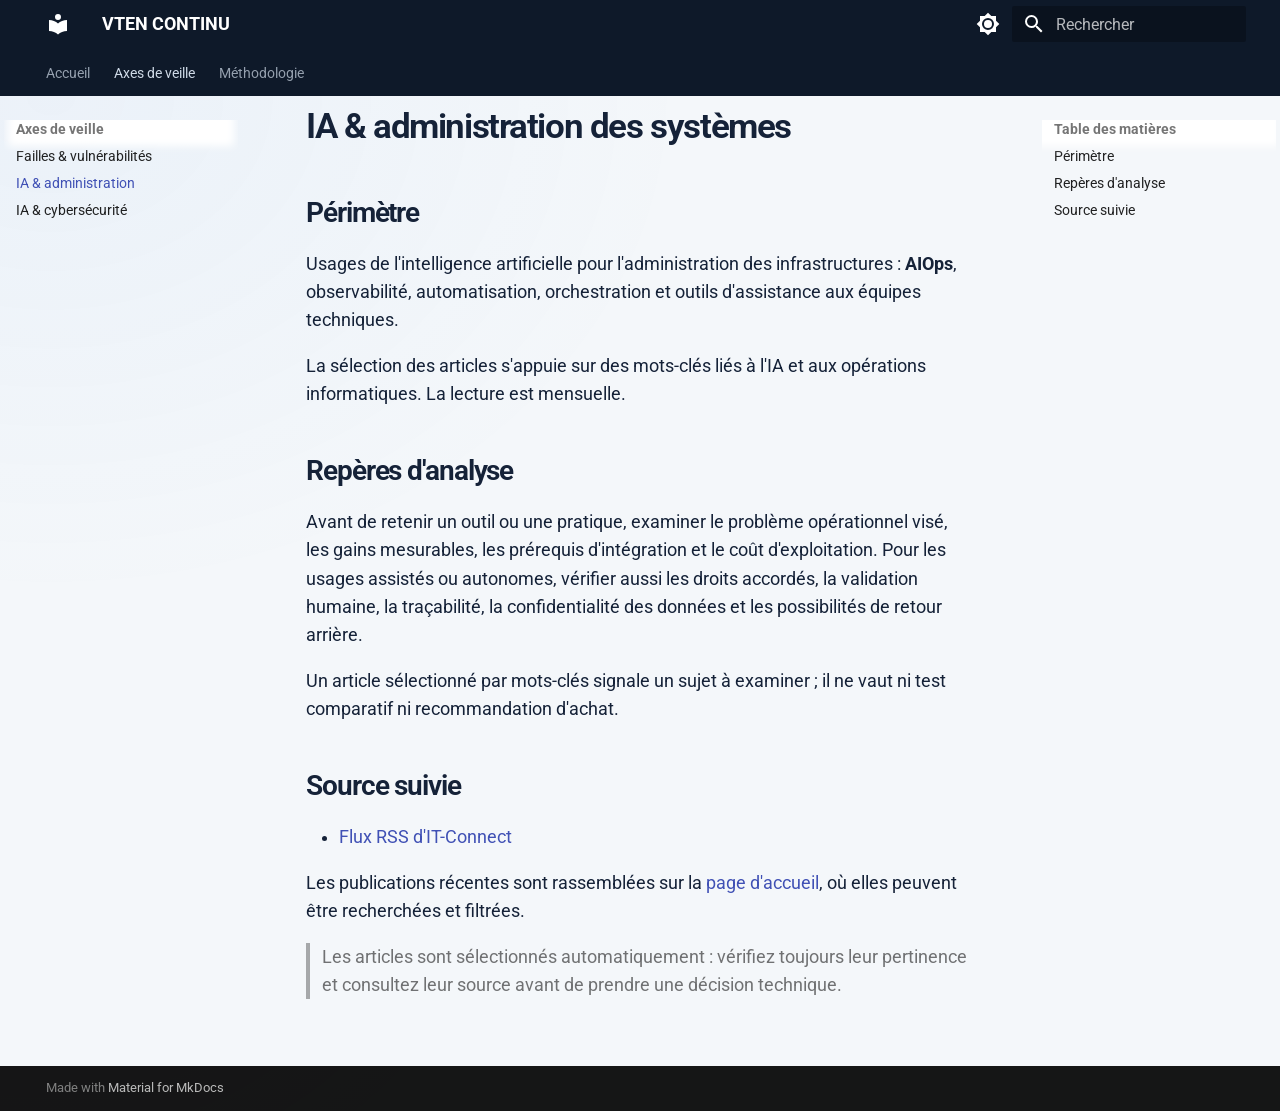
<file: axe2-ia-admin/index.html>
<!doctype html>
<html lang="fr" class="no-js">
  <head>
    
      <meta charset="utf-8">
      <meta name="viewport" content="width=device-width,initial-scale=1">
      
        <meta name="description" content="Veille indépendante sur la cybersécurité, l'IA et l'administration des systèmes.">
      
      
        <meta name="author" content="Jules Cochemé">
      
      
        <link rel="canonical" href="https://jules-cocheme1.github.io/veille-technologique/axe2-ia-admin/">
      
      
        <link rel="prev" href="../axe1-securite/">
      
      
        <link rel="next" href="../axe3-ia-cyber/">
      
      
        
      
      
      <link rel="icon" href="../assets/images/favicon.png">
      <meta name="generator" content="mkdocs-1.6.1, mkdocs-material-9.8.1">
    
    
      
        <title>IA & administration - VTEN CONTINU</title>
      
    
    
      <link rel="stylesheet" href="../assets/stylesheets/main.57a0d79d.min.css">
      
        
        <link rel="stylesheet" href="../assets/stylesheets/palette.fb2fffe2.min.css">
      
      


    
    
      
    
    
      
        
        
        <link rel="preconnect" href="https://fonts.gstatic.com" crossorigin>
        <link rel="stylesheet" href="https://fonts.googleapis.com/css?family=Roboto:300,300i,400,400i,700,700i%7CRoboto+Mono:400,400i,700,700i&display=fallback">
        <style>:root{--md-text-font:"Roboto";--md-code-font:"Roboto Mono"}</style>
      
    
    
      <link rel="stylesheet" href="../assets/app.css">
    
    <script>__md_scope=new URL("..",location),__md_hash=e=>[...e].reduce(((e,_)=>(e<<5)-e+_.charCodeAt(0)),0),__md_get=(e,_=localStorage,t=__md_scope)=>JSON.parse(_.getItem(t.pathname+"."+e)),__md_set=(e,_,t=localStorage,a=__md_scope)=>{try{t.setItem(a.pathname+"."+e,JSON.stringify(_))}catch(e){}}</script>
    
      

    
    
  </head>
  
  
    
    
      
    
    
    
    
    <body dir="ltr" data-md-color-scheme="default" data-md-color-primary="blue-grey" data-md-color-accent="cyan">
  
    
    <input class="md-toggle" data-md-toggle="drawer" type="checkbox" id="__drawer" autocomplete="off">
    <input class="md-toggle" data-md-toggle="search" type="checkbox" id="__search" autocomplete="off">
    <label class="md-overlay" for="__drawer"></label>
    <div data-md-component="skip">
      
        
        <a href="#ia-administration-des-systemes" class="md-skip">
          Aller au contenu
        </a>
      
    </div>
    <div data-md-component="announce">
      
    </div>
    
    
      

  

<header class="md-header md-header--shadow md-header--lifted" data-md-component="header">
  <nav class="md-header__inner md-grid" aria-label="En-tête">
    <a href=".." title="VTEN CONTINU" class="md-header__button md-logo" aria-label="VTEN CONTINU" data-md-component="logo">
      
  
  <svg xmlns="http://www.w3.org/2000/svg" viewBox="0 0 24 24"><path d="M12 8a3 3 0 0 0 3-3 3 3 0 0 0-3-3 3 3 0 0 0-3 3 3 3 0 0 0 3 3m0 3.54C9.64 9.35 6.5 8 3 8v11c3.5 0 6.64 1.35 9 3.54 2.36-2.19 5.5-3.54 9-3.54V8c-3.5 0-6.64 1.35-9 3.54"/></svg>

    </a>
    <label class="md-header__button md-icon" for="__drawer">
      
      <svg xmlns="http://www.w3.org/2000/svg" viewBox="0 0 24 24"><path d="M3 6h18v2H3zm0 5h18v2H3zm0 5h18v2H3z"/></svg>
    </label>
    <div class="md-header__title" data-md-component="header-title">
      <div class="md-header__ellipsis">
        <div class="md-header__topic">
          <span class="md-ellipsis">
            VTEN CONTINU
          </span>
        </div>
        <div class="md-header__topic" data-md-component="header-topic">
          <span class="md-ellipsis">
            
              IA & administration
            
          </span>
        </div>
      </div>
    </div>
    
      
        <form class="md-header__option" data-md-component="palette">
  
    
    
    
    <input class="md-option" data-md-color-media="" data-md-color-scheme="default" data-md-color-primary="blue-grey" data-md-color-accent="cyan"  aria-label="Passer au mode sombre"  type="radio" name="__palette" id="__palette_0">
    
      <label class="md-header__button md-icon" title="Passer au mode sombre" for="__palette_1" hidden>
        <svg xmlns="http://www.w3.org/2000/svg" viewBox="0 0 24 24"><path d="M12 8a4 4 0 0 0-4 4 4 4 0 0 0 4 4 4 4 0 0 0 4-4 4 4 0 0 0-4-4m0 10a6 6 0 0 1-6-6 6 6 0 0 1 6-6 6 6 0 0 1 6 6 6 6 0 0 1-6 6m8-9.31V4h-4.69L12 .69 8.69 4H4v4.69L.69 12 4 15.31V20h4.69L12 23.31 15.31 20H20v-4.69L23.31 12z"/></svg>
      </label>
    
  
    
    
    
    <input class="md-option" data-md-color-media="" data-md-color-scheme="slate" data-md-color-primary="blue-grey" data-md-color-accent="cyan"  aria-label="Passer au mode clair"  type="radio" name="__palette" id="__palette_1">
    
      <label class="md-header__button md-icon" title="Passer au mode clair" for="__palette_0" hidden>
        <svg xmlns="http://www.w3.org/2000/svg" viewBox="0 0 24 24"><path d="M12 18c-.89 0-1.74-.2-2.5-.55C11.56 16.5 13 14.42 13 12s-1.44-4.5-3.5-5.45C10.26 6.2 11.11 6 12 6a6 6 0 0 1 6 6 6 6 0 0 1-6 6m8-9.31V4h-4.69L12 .69 8.69 4H4v4.69L.69 12 4 15.31V20h4.69L12 23.31 15.31 20H20v-4.69L23.31 12z"/></svg>
      </label>
    
  
</form>
      
    
    
      <script>var palette=__md_get("__palette");if(palette&&palette.color){if("(prefers-color-scheme)"===palette.color.media){var media=matchMedia("(prefers-color-scheme: light)"),input=document.querySelector(media.matches?"[data-md-color-media='(prefers-color-scheme: light)']":"[data-md-color-media='(prefers-color-scheme: dark)']");palette.color.media=input.getAttribute("data-md-color-media"),palette.color.scheme=input.getAttribute("data-md-color-scheme"),palette.color.primary=input.getAttribute("data-md-color-primary"),palette.color.accent=input.getAttribute("data-md-color-accent")}for(var[key,value]of Object.entries(palette.color))document.body.setAttribute("data-md-color-"+key,value)}</script>
    
    
    
      
      
        <label class="md-header__button md-icon" for="__search">
          
          <svg xmlns="http://www.w3.org/2000/svg" viewBox="0 0 24 24"><path d="M9.5 3A6.5 6.5 0 0 1 16 9.5c0 1.61-.59 3.09-1.56 4.23l.27.27h.79l5 5-1.5 1.5-5-5v-.79l-.27-.27A6.52 6.52 0 0 1 9.5 16 6.5 6.5 0 0 1 3 9.5 6.5 6.5 0 0 1 9.5 3m0 2C7 5 5 7 5 9.5S7 14 9.5 14 14 12 14 9.5 12 5 9.5 5"/></svg>
        </label>
        <div class="md-search" data-md-component="search" role="dialog">
  <label class="md-search__overlay" for="__search"></label>
  <div class="md-search__inner" role="search">
    <form class="md-search__form" name="search">
      <input type="text" class="md-search__input" name="query" aria-label="Rechercher" placeholder="Rechercher" autocapitalize="off" autocorrect="off" autocomplete="off" spellcheck="false" data-md-component="search-query" required>
      <label class="md-search__icon md-icon" for="__search">
        
        <svg xmlns="http://www.w3.org/2000/svg" viewBox="0 0 24 24"><path d="M9.5 3A6.5 6.5 0 0 1 16 9.5c0 1.61-.59 3.09-1.56 4.23l.27.27h.79l5 5-1.5 1.5-5-5v-.79l-.27-.27A6.52 6.52 0 0 1 9.5 16 6.5 6.5 0 0 1 3 9.5 6.5 6.5 0 0 1 9.5 3m0 2C7 5 5 7 5 9.5S7 14 9.5 14 14 12 14 9.5 12 5 9.5 5"/></svg>
        
        <svg xmlns="http://www.w3.org/2000/svg" viewBox="0 0 24 24"><path d="M20 11v2H8l5.5 5.5-1.42 1.42L4.16 12l7.92-7.92L13.5 5.5 8 11z"/></svg>
      </label>
      <nav class="md-search__options" aria-label="Recherche">
        
          <a href="javascript:void(0)" class="md-search__icon md-icon" title="Partager" aria-label="Partager" data-clipboard data-clipboard-text="" data-md-component="search-share" tabindex="-1">
            
            <svg xmlns="http://www.w3.org/2000/svg" viewBox="0 0 24 24"><path d="M18 16.08c-.76 0-1.44.3-1.96.77L8.91 12.7c.05-.23.09-.46.09-.7s-.04-.47-.09-.7l7.05-4.11c.54.5 1.25.81 2.04.81a3 3 0 0 0 3-3 3 3 0 0 0-3-3 3 3 0 0 0-3 3c0 .24.04.47.09.7L8.04 9.81C7.5 9.31 6.79 9 6 9a3 3 0 0 0-3 3 3 3 0 0 0 3 3c.79 0 1.5-.31 2.04-.81l7.12 4.15c-.05.21-.08.43-.08.66 0 1.61 1.31 2.91 2.92 2.91s2.92-1.3 2.92-2.91A2.92 2.92 0 0 0 18 16.08"/></svg>
          </a>
        
        <button type="reset" class="md-search__icon md-icon" title="Effacer" aria-label="Effacer" tabindex="-1">
          
          <svg xmlns="http://www.w3.org/2000/svg" viewBox="0 0 24 24"><path d="M19 6.41 17.59 5 12 10.59 6.41 5 5 6.41 10.59 12 5 17.59 6.41 19 12 13.41 17.59 19 19 17.59 13.41 12z"/></svg>
        </button>
      </nav>
      
        <div class="md-search__suggest" data-md-component="search-suggest"></div>
      
    </form>
    <div class="md-search__output">
      <div class="md-search__scrollwrap" tabindex="0" data-md-scrollfix>
        <div class="md-search-result" data-md-component="search-result">
          <div class="md-search-result__meta">
            Initialisation de la recherche
          </div>
          <ol class="md-search-result__list" role="presentation"></ol>
        </div>
      </div>
    </div>
  </div>
</div>
      
    
    
  </nav>
  
    
      
<nav class="md-tabs" aria-label="Onglets" data-md-component="tabs">
  <div class="md-grid">
    <ul class="md-tabs__list">
      
        
  
  
  
  
    <li class="md-tabs__item">
      <a href=".." class="md-tabs__link">
        
  
  
    
  
  Accueil

      </a>
    </li>
  

      
        
  
  
  
    
  
  
    
    
      <li class="md-tabs__item md-tabs__item--active">
        <a href="../axe1-securite/" class="md-tabs__link">
          
  
  
  Axes de veille

        </a>
      </li>
    
  

      
        
  
  
  
  
    <li class="md-tabs__item">
      <a href="../a-propos/" class="md-tabs__link">
        
  
  
    
  
  Méthodologie

      </a>
    </li>
  

      
    </ul>
  </div>
</nav>
    
  
</header>
    
    <div class="md-container" data-md-component="container">
      
      
        
      
      <main class="md-main" data-md-component="main">
        <div class="md-main__inner md-grid">
          
            
              
              <div class="md-sidebar md-sidebar--primary" data-md-component="sidebar" data-md-type="navigation" >
                <div class="md-sidebar__scrollwrap">
                  <div class="md-sidebar__inner">
                    


  


<nav class="md-nav md-nav--primary md-nav--lifted" aria-label="Navigation" data-md-level="0">
  <label class="md-nav__title" for="__drawer">
    <a href=".." title="VTEN CONTINU" class="md-nav__button md-logo" aria-label="VTEN CONTINU" data-md-component="logo">
      
  
  <svg xmlns="http://www.w3.org/2000/svg" viewBox="0 0 24 24"><path d="M12 8a3 3 0 0 0 3-3 3 3 0 0 0-3-3 3 3 0 0 0-3 3 3 3 0 0 0 3 3m0 3.54C9.64 9.35 6.5 8 3 8v11c3.5 0 6.64 1.35 9 3.54 2.36-2.19 5.5-3.54 9-3.54V8c-3.5 0-6.64 1.35-9 3.54"/></svg>

    </a>
    VTEN CONTINU
  </label>
  
  <ul class="md-nav__list" data-md-scrollfix>
    
      
      
  
  
  
  
    <li class="md-nav__item">
      <a href=".." class="md-nav__link">
        
  
  
  <span class="md-ellipsis">
    
  
    Accueil
  

    
  </span>
  
  

      </a>
    </li>
  

    
      
      
  
  
    
  
  
  
    
    
    
    
      
        
        
      
      
        
      
    
    
    <li class="md-nav__item md-nav__item--active md-nav__item--section md-nav__item--nested">
      
        
        
        <input class="md-nav__toggle md-toggle " type="checkbox" id="__nav_2" checked>
        
          
          <label class="md-nav__link" for="__nav_2" id="__nav_2_label" tabindex="">
            
  
  
  <span class="md-ellipsis">
    
  
    Axes de veille
  

    
  </span>
  
  

            <span class="md-nav__icon md-icon"></span>
          </label>
        
        <nav class="md-nav" data-md-level="1" aria-labelledby="__nav_2_label" aria-expanded="true">
          <label class="md-nav__title" for="__nav_2">
            <span class="md-nav__icon md-icon"></span>
            
  
    Axes de veille
  

          </label>
          <ul class="md-nav__list" data-md-scrollfix>
            
              
                
  
  
  
  
    <li class="md-nav__item">
      <a href="../axe1-securite/" class="md-nav__link">
        
  
  
  <span class="md-ellipsis">
    
  
    Failles & vulnérabilités
  

    
  </span>
  
  

      </a>
    </li>
  

              
            
              
                
  
  
    
  
  
  
    <li class="md-nav__item md-nav__item--active">
      
      <input class="md-nav__toggle md-toggle" type="checkbox" id="__toc">
      
      
        
      
      
        <label class="md-nav__link md-nav__link--active" for="__toc">
          
  
  
  <span class="md-ellipsis">
    
  
    IA & administration
  

    
  </span>
  
  

          <span class="md-nav__icon md-icon"></span>
        </label>
      
      <a href="./" class="md-nav__link md-nav__link--active">
        
  
  
  <span class="md-ellipsis">
    
  
    IA & administration
  

    
  </span>
  
  

      </a>
      
        

<nav class="md-nav md-nav--secondary" aria-label="Table des matières">
  
  
  
    
  
  
    <label class="md-nav__title" for="__toc">
      <span class="md-nav__icon md-icon"></span>
      Table des matières
    </label>
    <ul class="md-nav__list" data-md-component="toc" data-md-scrollfix>
      
        <li class="md-nav__item">
  <a href="#perimetre" class="md-nav__link">
    <span class="md-ellipsis">
      
        Périmètre
      
    </span>
  </a>
  
</li>
      
        <li class="md-nav__item">
  <a href="#reperes-danalyse" class="md-nav__link">
    <span class="md-ellipsis">
      
        Repères d'analyse
      
    </span>
  </a>
  
</li>
      
        <li class="md-nav__item">
  <a href="#source-suivie" class="md-nav__link">
    <span class="md-ellipsis">
      
        Source suivie
      
    </span>
  </a>
  
</li>
      
    </ul>
  
</nav>
      
    </li>
  

              
            
              
                
  
  
  
  
    <li class="md-nav__item">
      <a href="../axe3-ia-cyber/" class="md-nav__link">
        
  
  
  <span class="md-ellipsis">
    
  
    IA & cybersécurité
  

    
  </span>
  
  

      </a>
    </li>
  

              
            
          </ul>
        </nav>
      
    </li>
  

    
      
      
  
  
  
  
    <li class="md-nav__item">
      <a href="../a-propos/" class="md-nav__link">
        
  
  
  <span class="md-ellipsis">
    
  
    Méthodologie
  

    
  </span>
  
  

      </a>
    </li>
  

    
  </ul>
</nav>
                  </div>
                </div>
              </div>
            
            
              
              <div class="md-sidebar md-sidebar--secondary" data-md-component="sidebar" data-md-type="toc" >
                <div class="md-sidebar__scrollwrap">
                  <div class="md-sidebar__inner">
                    

<nav class="md-nav md-nav--secondary" aria-label="Table des matières">
  
  
  
    
  
  
    <label class="md-nav__title" for="__toc">
      <span class="md-nav__icon md-icon"></span>
      Table des matières
    </label>
    <ul class="md-nav__list" data-md-component="toc" data-md-scrollfix>
      
        <li class="md-nav__item">
  <a href="#perimetre" class="md-nav__link">
    <span class="md-ellipsis">
      
        Périmètre
      
    </span>
  </a>
  
</li>
      
        <li class="md-nav__item">
  <a href="#reperes-danalyse" class="md-nav__link">
    <span class="md-ellipsis">
      
        Repères d'analyse
      
    </span>
  </a>
  
</li>
      
        <li class="md-nav__item">
  <a href="#source-suivie" class="md-nav__link">
    <span class="md-ellipsis">
      
        Source suivie
      
    </span>
  </a>
  
</li>
      
    </ul>
  
</nav>
                  </div>
                </div>
              </div>
            
          
          
            <div class="md-content" data-md-component="content">
              
              <article class="md-content__inner md-typeset">
                
                  



<h1 id="ia-administration-des-systemes">IA &amp; administration des systèmes</h1>
<h2 id="perimetre">Périmètre</h2>
<p>Usages de l'intelligence artificielle pour l'administration des infrastructures : <strong>AIOps</strong>, observabilité, automatisation, orchestration et outils d'assistance aux équipes techniques.</p>
<p>La sélection des articles s'appuie sur des mots-clés liés à l'IA et aux opérations informatiques. La lecture est mensuelle.</p>
<h2 id="reperes-danalyse">Repères d'analyse</h2>
<p>Avant de retenir un outil ou une pratique, examiner le problème opérationnel visé, les gains mesurables, les prérequis d'intégration et le coût d'exploitation. Pour les usages assistés ou autonomes, vérifier aussi les droits accordés, la validation humaine, la traçabilité, la confidentialité des données et les possibilités de retour arrière.</p>
<p>Un article sélectionné par mots-clés signale un sujet à examiner ; il ne vaut ni test comparatif ni recommandation d'achat.</p>
<h2 id="source-suivie">Source suivie</h2>
<ul>
<li><a href="https://www.it-connect.fr/feed/">Flux RSS d'IT-Connect</a></li>
</ul>
<p>Les publications récentes sont rassemblées sur la <a href="../#dernieres-publications">page d'accueil</a>, où elles peuvent être recherchées et filtrées.</p>
<blockquote>
<p>Les articles sont sélectionnés automatiquement : vérifiez toujours leur pertinence et consultez leur source avant de prendre une décision technique.</p>
</blockquote>












                
              </article>
            </div>
          
          
<script>var target=document.getElementById(location.hash.slice(1));target&&target.name&&(target.checked=target.name.startsWith("__tabbed_"))</script>
        </div>
        
          <button type="button" class="md-top md-icon" data-md-component="top" hidden>
  
  <svg xmlns="http://www.w3.org/2000/svg" viewBox="0 0 24 24"><path d="M13 20h-2V8l-5.5 5.5-1.42-1.42L12 4.16l7.92 7.92-1.42 1.42L13 8z"/></svg>
  Retour en haut de la page
</button>
        
      </main>
      
        <footer class="md-footer">
  
  <div class="md-footer-meta md-typeset">
    <div class="md-footer-meta__inner md-grid">
      <div class="md-copyright">
  
  
    Made with
    <a href="https://squidfunk.github.io/mkdocs-material/" target="_blank" rel="noopener">
      Material for MkDocs
    </a>
  
</div>
      
    </div>
  </div>
</footer>
      
    </div>
    <div class="md-dialog" data-md-component="dialog">
      <div class="md-dialog__inner md-typeset"></div>
    </div>
    
    
    
      
      
      <script id="__config" type="application/json">{"annotate": null, "base": "..", "features": ["navigation.tabs", "navigation.tabs.sticky", "navigation.sections", "navigation.top", "navigation.instant", "navigation.tracking", "search.suggest", "search.highlight", "search.share"], "search": "../assets/javascripts/workers/search.a7633da7.min.js", "tags": null, "translations": {"clipboard.copied": "Copi\u00e9 dans le presse-papier", "clipboard.copy": "Copier dans le presse-papier", "search.result.more.one": "1 de plus sur cette page", "search.result.more.other": "# de plus sur cette page", "search.result.none": "Aucun document trouv\u00e9", "search.result.one": "1 document trouv\u00e9", "search.result.other": "# documents trouv\u00e9s", "search.result.placeholder": "Taper pour d\u00e9marrer la recherche", "search.result.term.missing": "Non trouv\u00e9", "select.version": "S\u00e9lectionner la version"}, "version": null}</script>
    
    
      <script src="../assets/javascripts/bundle.a5f9d56c.min.js"></script>
      
        <script src="../assets/app.js"></script>
      
    
  </body>
</html>
</file>
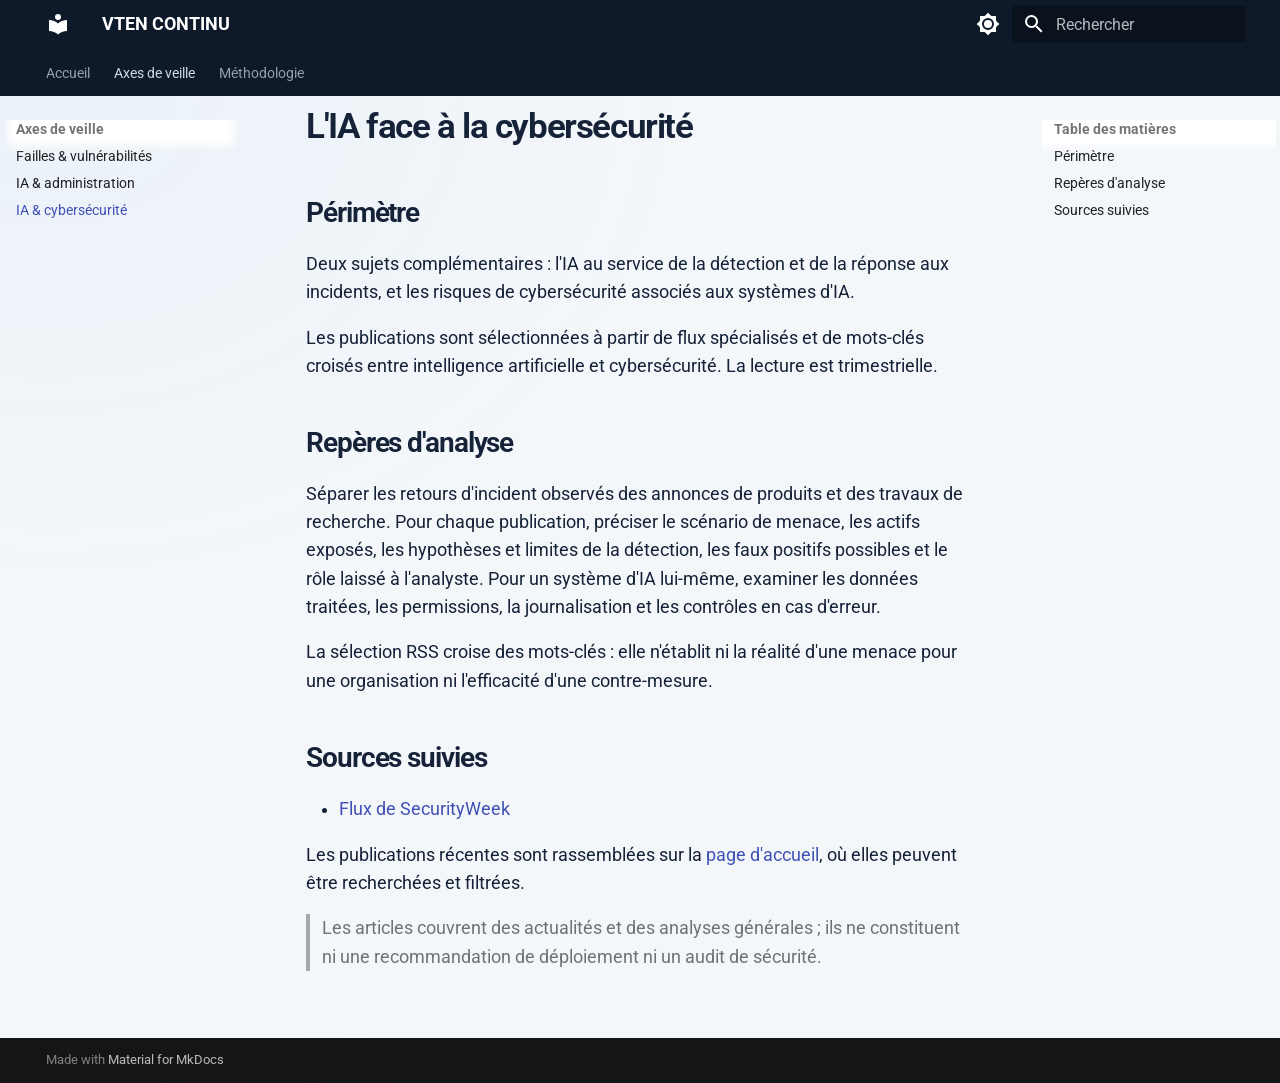
<file: axe3-ia-cyber/index.html>
<!doctype html>
<html lang="fr" class="no-js">
  <head>
    
      <meta charset="utf-8">
      <meta name="viewport" content="width=device-width,initial-scale=1">
      
        <meta name="description" content="Veille indépendante sur la cybersécurité, l'IA et l'administration des systèmes.">
      
      
        <meta name="author" content="Jules Cochemé">
      
      
        <link rel="canonical" href="https://jules-cocheme1.github.io/veille-technologique/axe3-ia-cyber/">
      
      
        <link rel="prev" href="../axe2-ia-admin/">
      
      
        <link rel="next" href="../a-propos/">
      
      
        
      
      
      <link rel="icon" href="../assets/images/favicon.png">
      <meta name="generator" content="mkdocs-1.6.1, mkdocs-material-9.8.1">
    
    
      
        <title>IA & cybersécurité - VTEN CONTINU</title>
      
    
    
      <link rel="stylesheet" href="../assets/stylesheets/main.57a0d79d.min.css">
      
        
        <link rel="stylesheet" href="../assets/stylesheets/palette.fb2fffe2.min.css">
      
      


    
    
      
    
    
      
        
        
        <link rel="preconnect" href="https://fonts.gstatic.com" crossorigin>
        <link rel="stylesheet" href="https://fonts.googleapis.com/css?family=Roboto:300,300i,400,400i,700,700i%7CRoboto+Mono:400,400i,700,700i&display=fallback">
        <style>:root{--md-text-font:"Roboto";--md-code-font:"Roboto Mono"}</style>
      
    
    
      <link rel="stylesheet" href="../assets/app.css">
    
    <script>__md_scope=new URL("..",location),__md_hash=e=>[...e].reduce(((e,_)=>(e<<5)-e+_.charCodeAt(0)),0),__md_get=(e,_=localStorage,t=__md_scope)=>JSON.parse(_.getItem(t.pathname+"."+e)),__md_set=(e,_,t=localStorage,a=__md_scope)=>{try{t.setItem(a.pathname+"."+e,JSON.stringify(_))}catch(e){}}</script>
    
      

    
    
  </head>
  
  
    
    
      
    
    
    
    
    <body dir="ltr" data-md-color-scheme="default" data-md-color-primary="blue-grey" data-md-color-accent="cyan">
  
    
    <input class="md-toggle" data-md-toggle="drawer" type="checkbox" id="__drawer" autocomplete="off">
    <input class="md-toggle" data-md-toggle="search" type="checkbox" id="__search" autocomplete="off">
    <label class="md-overlay" for="__drawer"></label>
    <div data-md-component="skip">
      
        
        <a href="#lia-face-a-la-cybersecurite" class="md-skip">
          Aller au contenu
        </a>
      
    </div>
    <div data-md-component="announce">
      
    </div>
    
    
      

  

<header class="md-header md-header--shadow md-header--lifted" data-md-component="header">
  <nav class="md-header__inner md-grid" aria-label="En-tête">
    <a href=".." title="VTEN CONTINU" class="md-header__button md-logo" aria-label="VTEN CONTINU" data-md-component="logo">
      
  
  <svg xmlns="http://www.w3.org/2000/svg" viewBox="0 0 24 24"><path d="M12 8a3 3 0 0 0 3-3 3 3 0 0 0-3-3 3 3 0 0 0-3 3 3 3 0 0 0 3 3m0 3.54C9.64 9.35 6.5 8 3 8v11c3.5 0 6.64 1.35 9 3.54 2.36-2.19 5.5-3.54 9-3.54V8c-3.5 0-6.64 1.35-9 3.54"/></svg>

    </a>
    <label class="md-header__button md-icon" for="__drawer">
      
      <svg xmlns="http://www.w3.org/2000/svg" viewBox="0 0 24 24"><path d="M3 6h18v2H3zm0 5h18v2H3zm0 5h18v2H3z"/></svg>
    </label>
    <div class="md-header__title" data-md-component="header-title">
      <div class="md-header__ellipsis">
        <div class="md-header__topic">
          <span class="md-ellipsis">
            VTEN CONTINU
          </span>
        </div>
        <div class="md-header__topic" data-md-component="header-topic">
          <span class="md-ellipsis">
            
              IA & cybersécurité
            
          </span>
        </div>
      </div>
    </div>
    
      
        <form class="md-header__option" data-md-component="palette">
  
    
    
    
    <input class="md-option" data-md-color-media="" data-md-color-scheme="default" data-md-color-primary="blue-grey" data-md-color-accent="cyan"  aria-label="Passer au mode sombre"  type="radio" name="__palette" id="__palette_0">
    
      <label class="md-header__button md-icon" title="Passer au mode sombre" for="__palette_1" hidden>
        <svg xmlns="http://www.w3.org/2000/svg" viewBox="0 0 24 24"><path d="M12 8a4 4 0 0 0-4 4 4 4 0 0 0 4 4 4 4 0 0 0 4-4 4 4 0 0 0-4-4m0 10a6 6 0 0 1-6-6 6 6 0 0 1 6-6 6 6 0 0 1 6 6 6 6 0 0 1-6 6m8-9.31V4h-4.69L12 .69 8.69 4H4v4.69L.69 12 4 15.31V20h4.69L12 23.31 15.31 20H20v-4.69L23.31 12z"/></svg>
      </label>
    
  
    
    
    
    <input class="md-option" data-md-color-media="" data-md-color-scheme="slate" data-md-color-primary="blue-grey" data-md-color-accent="cyan"  aria-label="Passer au mode clair"  type="radio" name="__palette" id="__palette_1">
    
      <label class="md-header__button md-icon" title="Passer au mode clair" for="__palette_0" hidden>
        <svg xmlns="http://www.w3.org/2000/svg" viewBox="0 0 24 24"><path d="M12 18c-.89 0-1.74-.2-2.5-.55C11.56 16.5 13 14.42 13 12s-1.44-4.5-3.5-5.45C10.26 6.2 11.11 6 12 6a6 6 0 0 1 6 6 6 6 0 0 1-6 6m8-9.31V4h-4.69L12 .69 8.69 4H4v4.69L.69 12 4 15.31V20h4.69L12 23.31 15.31 20H20v-4.69L23.31 12z"/></svg>
      </label>
    
  
</form>
      
    
    
      <script>var palette=__md_get("__palette");if(palette&&palette.color){if("(prefers-color-scheme)"===palette.color.media){var media=matchMedia("(prefers-color-scheme: light)"),input=document.querySelector(media.matches?"[data-md-color-media='(prefers-color-scheme: light)']":"[data-md-color-media='(prefers-color-scheme: dark)']");palette.color.media=input.getAttribute("data-md-color-media"),palette.color.scheme=input.getAttribute("data-md-color-scheme"),palette.color.primary=input.getAttribute("data-md-color-primary"),palette.color.accent=input.getAttribute("data-md-color-accent")}for(var[key,value]of Object.entries(palette.color))document.body.setAttribute("data-md-color-"+key,value)}</script>
    
    
    
      
      
        <label class="md-header__button md-icon" for="__search">
          
          <svg xmlns="http://www.w3.org/2000/svg" viewBox="0 0 24 24"><path d="M9.5 3A6.5 6.5 0 0 1 16 9.5c0 1.61-.59 3.09-1.56 4.23l.27.27h.79l5 5-1.5 1.5-5-5v-.79l-.27-.27A6.52 6.52 0 0 1 9.5 16 6.5 6.5 0 0 1 3 9.5 6.5 6.5 0 0 1 9.5 3m0 2C7 5 5 7 5 9.5S7 14 9.5 14 14 12 14 9.5 12 5 9.5 5"/></svg>
        </label>
        <div class="md-search" data-md-component="search" role="dialog">
  <label class="md-search__overlay" for="__search"></label>
  <div class="md-search__inner" role="search">
    <form class="md-search__form" name="search">
      <input type="text" class="md-search__input" name="query" aria-label="Rechercher" placeholder="Rechercher" autocapitalize="off" autocorrect="off" autocomplete="off" spellcheck="false" data-md-component="search-query" required>
      <label class="md-search__icon md-icon" for="__search">
        
        <svg xmlns="http://www.w3.org/2000/svg" viewBox="0 0 24 24"><path d="M9.5 3A6.5 6.5 0 0 1 16 9.5c0 1.61-.59 3.09-1.56 4.23l.27.27h.79l5 5-1.5 1.5-5-5v-.79l-.27-.27A6.52 6.52 0 0 1 9.5 16 6.5 6.5 0 0 1 3 9.5 6.5 6.5 0 0 1 9.5 3m0 2C7 5 5 7 5 9.5S7 14 9.5 14 14 12 14 9.5 12 5 9.5 5"/></svg>
        
        <svg xmlns="http://www.w3.org/2000/svg" viewBox="0 0 24 24"><path d="M20 11v2H8l5.5 5.5-1.42 1.42L4.16 12l7.92-7.92L13.5 5.5 8 11z"/></svg>
      </label>
      <nav class="md-search__options" aria-label="Recherche">
        
          <a href="javascript:void(0)" class="md-search__icon md-icon" title="Partager" aria-label="Partager" data-clipboard data-clipboard-text="" data-md-component="search-share" tabindex="-1">
            
            <svg xmlns="http://www.w3.org/2000/svg" viewBox="0 0 24 24"><path d="M18 16.08c-.76 0-1.44.3-1.96.77L8.91 12.7c.05-.23.09-.46.09-.7s-.04-.47-.09-.7l7.05-4.11c.54.5 1.25.81 2.04.81a3 3 0 0 0 3-3 3 3 0 0 0-3-3 3 3 0 0 0-3 3c0 .24.04.47.09.7L8.04 9.81C7.5 9.31 6.79 9 6 9a3 3 0 0 0-3 3 3 3 0 0 0 3 3c.79 0 1.5-.31 2.04-.81l7.12 4.15c-.05.21-.08.43-.08.66 0 1.61 1.31 2.91 2.92 2.91s2.92-1.3 2.92-2.91A2.92 2.92 0 0 0 18 16.08"/></svg>
          </a>
        
        <button type="reset" class="md-search__icon md-icon" title="Effacer" aria-label="Effacer" tabindex="-1">
          
          <svg xmlns="http://www.w3.org/2000/svg" viewBox="0 0 24 24"><path d="M19 6.41 17.59 5 12 10.59 6.41 5 5 6.41 10.59 12 5 17.59 6.41 19 12 13.41 17.59 19 19 17.59 13.41 12z"/></svg>
        </button>
      </nav>
      
        <div class="md-search__suggest" data-md-component="search-suggest"></div>
      
    </form>
    <div class="md-search__output">
      <div class="md-search__scrollwrap" tabindex="0" data-md-scrollfix>
        <div class="md-search-result" data-md-component="search-result">
          <div class="md-search-result__meta">
            Initialisation de la recherche
          </div>
          <ol class="md-search-result__list" role="presentation"></ol>
        </div>
      </div>
    </div>
  </div>
</div>
      
    
    
  </nav>
  
    
      
<nav class="md-tabs" aria-label="Onglets" data-md-component="tabs">
  <div class="md-grid">
    <ul class="md-tabs__list">
      
        
  
  
  
  
    <li class="md-tabs__item">
      <a href=".." class="md-tabs__link">
        
  
  
    
  
  Accueil

      </a>
    </li>
  

      
        
  
  
  
    
  
  
    
    
      <li class="md-tabs__item md-tabs__item--active">
        <a href="../axe1-securite/" class="md-tabs__link">
          
  
  
  Axes de veille

        </a>
      </li>
    
  

      
        
  
  
  
  
    <li class="md-tabs__item">
      <a href="../a-propos/" class="md-tabs__link">
        
  
  
    
  
  Méthodologie

      </a>
    </li>
  

      
    </ul>
  </div>
</nav>
    
  
</header>
    
    <div class="md-container" data-md-component="container">
      
      
        
      
      <main class="md-main" data-md-component="main">
        <div class="md-main__inner md-grid">
          
            
              
              <div class="md-sidebar md-sidebar--primary" data-md-component="sidebar" data-md-type="navigation" >
                <div class="md-sidebar__scrollwrap">
                  <div class="md-sidebar__inner">
                    


  


<nav class="md-nav md-nav--primary md-nav--lifted" aria-label="Navigation" data-md-level="0">
  <label class="md-nav__title" for="__drawer">
    <a href=".." title="VTEN CONTINU" class="md-nav__button md-logo" aria-label="VTEN CONTINU" data-md-component="logo">
      
  
  <svg xmlns="http://www.w3.org/2000/svg" viewBox="0 0 24 24"><path d="M12 8a3 3 0 0 0 3-3 3 3 0 0 0-3-3 3 3 0 0 0-3 3 3 3 0 0 0 3 3m0 3.54C9.64 9.35 6.5 8 3 8v11c3.5 0 6.64 1.35 9 3.54 2.36-2.19 5.5-3.54 9-3.54V8c-3.5 0-6.64 1.35-9 3.54"/></svg>

    </a>
    VTEN CONTINU
  </label>
  
  <ul class="md-nav__list" data-md-scrollfix>
    
      
      
  
  
  
  
    <li class="md-nav__item">
      <a href=".." class="md-nav__link">
        
  
  
  <span class="md-ellipsis">
    
  
    Accueil
  

    
  </span>
  
  

      </a>
    </li>
  

    
      
      
  
  
    
  
  
  
    
    
    
    
      
        
        
      
      
        
      
    
    
    <li class="md-nav__item md-nav__item--active md-nav__item--section md-nav__item--nested">
      
        
        
        <input class="md-nav__toggle md-toggle " type="checkbox" id="__nav_2" checked>
        
          
          <label class="md-nav__link" for="__nav_2" id="__nav_2_label" tabindex="">
            
  
  
  <span class="md-ellipsis">
    
  
    Axes de veille
  

    
  </span>
  
  

            <span class="md-nav__icon md-icon"></span>
          </label>
        
        <nav class="md-nav" data-md-level="1" aria-labelledby="__nav_2_label" aria-expanded="true">
          <label class="md-nav__title" for="__nav_2">
            <span class="md-nav__icon md-icon"></span>
            
  
    Axes de veille
  

          </label>
          <ul class="md-nav__list" data-md-scrollfix>
            
              
                
  
  
  
  
    <li class="md-nav__item">
      <a href="../axe1-securite/" class="md-nav__link">
        
  
  
  <span class="md-ellipsis">
    
  
    Failles & vulnérabilités
  

    
  </span>
  
  

      </a>
    </li>
  

              
            
              
                
  
  
  
  
    <li class="md-nav__item">
      <a href="../axe2-ia-admin/" class="md-nav__link">
        
  
  
  <span class="md-ellipsis">
    
  
    IA & administration
  

    
  </span>
  
  

      </a>
    </li>
  

              
            
              
                
  
  
    
  
  
  
    <li class="md-nav__item md-nav__item--active">
      
      <input class="md-nav__toggle md-toggle" type="checkbox" id="__toc">
      
      
        
      
      
        <label class="md-nav__link md-nav__link--active" for="__toc">
          
  
  
  <span class="md-ellipsis">
    
  
    IA & cybersécurité
  

    
  </span>
  
  

          <span class="md-nav__icon md-icon"></span>
        </label>
      
      <a href="./" class="md-nav__link md-nav__link--active">
        
  
  
  <span class="md-ellipsis">
    
  
    IA & cybersécurité
  

    
  </span>
  
  

      </a>
      
        

<nav class="md-nav md-nav--secondary" aria-label="Table des matières">
  
  
  
    
  
  
    <label class="md-nav__title" for="__toc">
      <span class="md-nav__icon md-icon"></span>
      Table des matières
    </label>
    <ul class="md-nav__list" data-md-component="toc" data-md-scrollfix>
      
        <li class="md-nav__item">
  <a href="#perimetre" class="md-nav__link">
    <span class="md-ellipsis">
      
        Périmètre
      
    </span>
  </a>
  
</li>
      
        <li class="md-nav__item">
  <a href="#reperes-danalyse" class="md-nav__link">
    <span class="md-ellipsis">
      
        Repères d'analyse
      
    </span>
  </a>
  
</li>
      
        <li class="md-nav__item">
  <a href="#sources-suivies" class="md-nav__link">
    <span class="md-ellipsis">
      
        Sources suivies
      
    </span>
  </a>
  
</li>
      
    </ul>
  
</nav>
      
    </li>
  

              
            
          </ul>
        </nav>
      
    </li>
  

    
      
      
  
  
  
  
    <li class="md-nav__item">
      <a href="../a-propos/" class="md-nav__link">
        
  
  
  <span class="md-ellipsis">
    
  
    Méthodologie
  

    
  </span>
  
  

      </a>
    </li>
  

    
  </ul>
</nav>
                  </div>
                </div>
              </div>
            
            
              
              <div class="md-sidebar md-sidebar--secondary" data-md-component="sidebar" data-md-type="toc" >
                <div class="md-sidebar__scrollwrap">
                  <div class="md-sidebar__inner">
                    

<nav class="md-nav md-nav--secondary" aria-label="Table des matières">
  
  
  
    
  
  
    <label class="md-nav__title" for="__toc">
      <span class="md-nav__icon md-icon"></span>
      Table des matières
    </label>
    <ul class="md-nav__list" data-md-component="toc" data-md-scrollfix>
      
        <li class="md-nav__item">
  <a href="#perimetre" class="md-nav__link">
    <span class="md-ellipsis">
      
        Périmètre
      
    </span>
  </a>
  
</li>
      
        <li class="md-nav__item">
  <a href="#reperes-danalyse" class="md-nav__link">
    <span class="md-ellipsis">
      
        Repères d'analyse
      
    </span>
  </a>
  
</li>
      
        <li class="md-nav__item">
  <a href="#sources-suivies" class="md-nav__link">
    <span class="md-ellipsis">
      
        Sources suivies
      
    </span>
  </a>
  
</li>
      
    </ul>
  
</nav>
                  </div>
                </div>
              </div>
            
          
          
            <div class="md-content" data-md-component="content">
              
              <article class="md-content__inner md-typeset">
                
                  



<h1 id="lia-face-a-la-cybersecurite">L'IA face à la cybersécurité</h1>
<h2 id="perimetre">Périmètre</h2>
<p>Deux sujets complémentaires : l'IA au service de la détection et de la réponse aux incidents, et les risques de cybersécurité associés aux systèmes d'IA.</p>
<p>Les publications sont sélectionnées à partir de flux spécialisés et de mots-clés croisés entre intelligence artificielle et cybersécurité. La lecture est trimestrielle.</p>
<h2 id="reperes-danalyse">Repères d'analyse</h2>
<p>Séparer les retours d'incident observés des annonces de produits et des travaux de recherche. Pour chaque publication, préciser le scénario de menace, les actifs exposés, les hypothèses et limites de la détection, les faux positifs possibles et le rôle laissé à l'analyste. Pour un système d'IA lui-même, examiner les données traitées, les permissions, la journalisation et les contrôles en cas d'erreur.</p>
<p>La sélection RSS croise des mots-clés : elle n'établit ni la réalité d'une menace pour une organisation ni l'efficacité d'une contre-mesure.</p>
<h2 id="sources-suivies">Sources suivies</h2>
<ul>
<li><a href="https://www.securityweek.com/feed/">Flux de SecurityWeek</a></li>
</ul>
<p>Les publications récentes sont rassemblées sur la <a href="../#dernieres-publications">page d'accueil</a>, où elles peuvent être recherchées et filtrées.</p>
<blockquote>
<p>Les articles couvrent des actualités et des analyses générales ; ils ne constituent ni une recommandation de déploiement ni un audit de sécurité.</p>
</blockquote>












                
              </article>
            </div>
          
          
<script>var target=document.getElementById(location.hash.slice(1));target&&target.name&&(target.checked=target.name.startsWith("__tabbed_"))</script>
        </div>
        
          <button type="button" class="md-top md-icon" data-md-component="top" hidden>
  
  <svg xmlns="http://www.w3.org/2000/svg" viewBox="0 0 24 24"><path d="M13 20h-2V8l-5.5 5.5-1.42-1.42L12 4.16l7.92 7.92-1.42 1.42L13 8z"/></svg>
  Retour en haut de la page
</button>
        
      </main>
      
        <footer class="md-footer">
  
  <div class="md-footer-meta md-typeset">
    <div class="md-footer-meta__inner md-grid">
      <div class="md-copyright">
  
  
    Made with
    <a href="https://squidfunk.github.io/mkdocs-material/" target="_blank" rel="noopener">
      Material for MkDocs
    </a>
  
</div>
      
    </div>
  </div>
</footer>
      
    </div>
    <div class="md-dialog" data-md-component="dialog">
      <div class="md-dialog__inner md-typeset"></div>
    </div>
    
    
    
      
      
      <script id="__config" type="application/json">{"annotate": null, "base": "..", "features": ["navigation.tabs", "navigation.tabs.sticky", "navigation.sections", "navigation.top", "navigation.instant", "navigation.tracking", "search.suggest", "search.highlight", "search.share"], "search": "../assets/javascripts/workers/search.a7633da7.min.js", "tags": null, "translations": {"clipboard.copied": "Copi\u00e9 dans le presse-papier", "clipboard.copy": "Copier dans le presse-papier", "search.result.more.one": "1 de plus sur cette page", "search.result.more.other": "# de plus sur cette page", "search.result.none": "Aucun document trouv\u00e9", "search.result.one": "1 document trouv\u00e9", "search.result.other": "# documents trouv\u00e9s", "search.result.placeholder": "Taper pour d\u00e9marrer la recherche", "search.result.term.missing": "Non trouv\u00e9", "select.version": "S\u00e9lectionner la version"}, "version": null}</script>
    
    
      <script src="../assets/javascripts/bundle.a5f9d56c.min.js"></script>
      
        <script src="../assets/app.js"></script>
      
    
  </body>
</html>
</file>
<file: assets/app.css>
:root {
  --md-primary-fg-color: #111c2d;
  --md-primary-fg-color--light: #1b2d45;
  --md-primary-fg-color--dark: #0b1220;
  --md-accent-fg-color: #59dfc3;
  --page-bg: #f4f7fa;
  --surface: rgb(255 255 255 / 82%);
  --surface-solid: #fff;
  --ink: #152238;
  --muted: #66758b;
  --line: #dfe6ed;
  --security: #087963;
  --systems: #2b5fa8;
  --ai: #6a45b8;
  --shadow: 0 16px 42px rgb(17 30 49 / 6%);
}

[data-md-color-scheme="slate"] {
  --page-bg: #0b111b;
  --surface: rgb(19 29 43 / 82%);
  --surface-solid: #131d2b;
  --ink: #edf3f9;
  --muted: #9aaabd;
  --line: #273648;
  --security: #54d9bc;
  --systems: #82b4ff;
  --ai: #b49aff;
  --shadow: 0 18px 50px rgb(0 0 0 / 18%);
}

html {
  scroll-behavior: smooth;
  scroll-padding-top: 5rem;
}

body,
.md-main {
  background:
    radial-gradient(ellipse at 4% 0%, rgb(68 144 231 / 5%), transparent 32rem),
    var(--page-bg);
}

.md-header,
.md-tabs {
  background: #0e1929;
}

.md-header {
  box-shadow: 0 1px 0 rgb(255 255 255 / 7%);
}

.md-tabs {
  color: #cfdae7;
}

.md-main__inner {
  max-width: 1480px;
  margin-top: 0;
}

.md-content {
  max-width: none;
}

.md-content__inner {
  margin: 0;
  padding: 0 2rem 2.5rem;
}

.md-typeset {
  color: var(--ink);
  font-size: 0.88rem;
}

.md-typeset h1,
.md-typeset h2,
.md-typeset h3 {
  color: var(--ink);
  font-weight: 650;
  letter-spacing: -0.04em;
}

.md-typeset .dashboard-nav,
.md-typeset .veille-hero,
.md-typeset .stats-grid,
.md-typeset .section-block,
.md-typeset .method-strip,
.md-typeset .dashboard-footer {
  width: 100%;
}

.dashboard-nav {
  position: sticky;
  z-index: 5;
  top: 4.8rem;
  display: flex;
  min-height: 4.25rem;
  align-items: center;
  justify-content: space-between;
  gap: 1.5rem;
  margin: 0 -2rem;
  padding: 0.75rem clamp(1.25rem, 5vw, 4rem);
  border-bottom: 1px solid var(--line);
  background: color-mix(in srgb, var(--page-bg) 82%, transparent);
  backdrop-filter: blur(18px);
}

.dashboard-brand,
.dashboard-nav nav,
.dashboard-live {
  display: inline-flex;
  align-items: center;
}

.dashboard-brand {
  gap: 0.65rem;
  color: var(--ink);
  font-size: 0.74rem;
  font-weight: 600;
  letter-spacing: 0.09em;
  white-space: nowrap;
}

.dashboard-brand:hover,
.dashboard-nav nav a:hover,
.dashboard-footer a:hover {
  color: var(--security);
}

.dashboard-brand__mark {
  display: grid;
  width: 1.9rem;
  height: 1.9rem;
  place-items: center;
  border: 1px solid rgb(89 223 195 / 40%);
  border-radius: 0.65rem;
  background: rgb(89 223 195 / 9%);
  color: var(--security);
  font-size: 1rem;
  font-weight: 750;
}

.dashboard-brand strong {
  font-weight: 780;
}

.dashboard-nav nav {
  gap: clamp(1rem, 2.5vw, 2.25rem);
}

.dashboard-nav nav a,
.dashboard-footer {
  color: var(--muted);
  font-size: 0.72rem;
}

.dashboard-nav nav a[aria-current="page"] {
  color: var(--ink);
}

.dashboard-live {
  gap: 0.5rem;
  padding: 0.45rem 0.7rem;
  border: 1px solid var(--line);
  border-radius: 2rem;
  color: var(--ink);
  font-size: 0.65rem;
  white-space: nowrap;
}

.status-dot {
  display: inline-block;
  width: 0.45rem;
  height: 0.45rem;
  flex: 0 0 auto;
  border-radius: 50%;
  background: #37c9a5;
  box-shadow: 0 0 12px rgb(55 201 165 / 60%);
}

.status-dot--error {
  background: #e26e72;
  box-shadow: 0 0 12px rgb(226 110 114 / 45%);
}

.veille-hero {
  position: relative;
  display: grid;
  grid-template-columns: minmax(0, 1.2fr) minmax(300px, 0.8fr);
  align-items: center;
  gap: 2rem;
  min-height: 360px;
  overflow: hidden;
  margin: 0 -2rem;
  padding: clamp(3rem, 6vw, 5.5rem) clamp(2rem, 7vw, 6.75rem);
  color: #f6f9fd;
  background:
    radial-gradient(ellipse at 80% 45%, rgb(60 218 186 / 15%), transparent 34%),
    radial-gradient(ellipse at 15% 95%, rgb(73 117 211 / 15%), transparent 38%),
    linear-gradient(122deg, #101b2a, #17283e 58%, #132235);
}

.veille-hero::after {
  position: absolute;
  right: -12rem;
  bottom: -24rem;
  width: 40rem;
  height: 40rem;
  border: 1px solid rgb(179 200 226 / 10%);
  border-radius: 50%;
  content: "";
}

.veille-hero__copy,
.veille-hero__panel {
  position: relative;
  z-index: 1;
}

.eyebrow {
  margin: 0 0 0.65rem;
  color: var(--muted);
  font-size: 0.66rem;
  font-weight: 700;
  letter-spacing: 0.12em;
  line-height: 1.6;
  text-transform: uppercase;
}

.veille-hero .eyebrow {
  color: #aebfd0;
}

.md-typeset .veille-hero h1 {
  max-width: 16ch;
  margin: 0.5rem 0 1rem;
  color: #f7fbff;
  font-size: clamp(2.7rem, 5.2vw, 4.7rem);
  line-height: 1.04;
}

.md-typeset .veille-hero h1 span {
  color: #72e4ca;
}

.veille-hero__intro {
  max-width: 40rem;
  margin: 0;
  color: #c1ccda;
  font-size: 0.98rem;
  line-height: 1.8;
}

.hero-actions {
  display: flex;
  flex-wrap: wrap;
  align-items: center;
  gap: 1.1rem;
  margin-top: 1.65rem;
}

.hero-link {
  display: inline-flex;
  align-items: center;
  gap: 0.8rem;
  padding: 0.78rem 1rem;
  border: 1px solid rgb(219 232 244 / 25%);
  border-radius: 0.55rem;
  background: rgb(255 255 255 / 5%);
  color: #f7fbff;
  font-size: 0.75rem;
  font-weight: 650;
  transition: background 160ms ease, border-color 160ms ease, transform 160ms ease;
}

.hero-link:hover {
  transform: translateY(-2px);
  border-color: var(--md-accent-fg-color);
  background: rgb(255 255 255 / 9%);
  color: #fff;
}

.hero-secondary-link {
  color: #d2dce7;
  font-size: 0.73rem;
  font-weight: 600;
}

.hero-secondary-link:hover {
  color: #72e4ca;
}

.veille-hero__panel {
  display: grid;
  min-height: 260px;
  place-items: center;
}

.orbit {
  position: absolute;
  border: 1px solid rgb(197 218 235 / 22%);
  border-radius: 50%;
  transform: rotate(-28deg);
}

.orbit--outer {
  width: 17rem;
  height: 17rem;
}

.orbit--inner {
  width: 11.5rem;
  height: 11.5rem;
  border-color: rgb(91 221 190 / 32%);
  transform: rotate(47deg) scaleX(1.55);
}

.hero-core {
  display: grid;
  width: 5.5rem;
  height: 5.5rem;
  align-content: center;
  justify-items: center;
  border: 1px solid rgb(98 226 195 / 55%);
  border-radius: 50%;
  background: rgb(31 59 74 / 88%);
  box-shadow: 0 0 50px rgb(73 215 181 / 16%);
}

.hero-core span {
  color: #73e5cb;
  font-size: 1.55rem;
  font-weight: 750;
  letter-spacing: -0.06em;
}

.hero-core small {
  color: #b9d4d5;
  font-size: 0.44rem;
  letter-spacing: 0.14em;
}

.orbit-label {
  position: absolute;
  padding: 0.35rem 0.55rem;
  border: 1px solid rgb(191 210 228 / 22%);
  border-radius: 2rem;
  background: #192b3e;
  color: #d9e5ee;
  font-size: 0.55rem;
  font-weight: 700;
  letter-spacing: 0.1em;
}

.orbit-label--one {
  top: 12%;
  left: 18%;
}

.orbit-label--two {
  right: 9%;
  bottom: 22%;
  color: #77e4ca;
}

.orbit-label--three {
  bottom: 11%;
  left: 18%;
  color: #a9c8ff;
}

.stats-grid {
  display: grid;
  grid-template-columns: 1.15fr 1fr 1fr 1.2fr;
  gap: 0.8rem;
  margin-top: 1.15rem;
}

.stat-card {
  display: flex;
  min-height: 112px;
  flex-direction: column;
  justify-content: center;
  padding: 1rem 1.2rem;
  border: 1px solid var(--line);
  border-radius: 0.8rem;
  background: var(--surface);
  box-shadow: var(--shadow);
  backdrop-filter: blur(14px);
}

.stat-card--featured {
  border-color: rgb(18 168 140 / 28%);
  background: linear-gradient(130deg, rgb(18 168 140 / 9%), var(--surface));
}

.stat-label,
.stat-note {
  color: var(--muted);
  font-size: 0.66rem;
}

.stat-value {
  margin: 0.15rem 0 0.1rem;
  color: var(--ink);
  font-family: "Geist Mono", "SFMono-Regular", Consolas, monospace;
  font-size: 1.5rem;
  font-weight: 650;
  letter-spacing: -0.06em;
  line-height: 1.25;
}

.stat-card--featured .stat-value {
  color: var(--security);
  font-size: 1.8rem;
}

.stat-card--updated .stat-value {
  font-family: inherit;
  font-size: 1rem;
  letter-spacing: -0.03em;
}

.section-block {
  padding: clamp(2.7rem, 5vw, 4.2rem) 0 0;
  scroll-margin-top: 5.25rem;
}

.section-heading {
  display: flex;
  align-items: end;
  justify-content: space-between;
  gap: 2rem;
  margin-bottom: 1.3rem;
}

.section-heading .eyebrow {
  margin-bottom: 0.25rem;
}

.md-typeset .section-heading h2 {
  margin: 0;
  font-size: clamp(1.6rem, 2.5vw, 2.1rem);
}

.section-heading > p {
  max-width: 25rem;
  margin: 0 0 0.18rem;
  color: var(--muted);
  font-size: 0.74rem;
  line-height: 1.7;
}

.axis-grid {
  display: grid;
  grid-template-columns: repeat(3, minmax(0, 1fr));
  gap: 0.9rem;
}

.axis-card {
  position: relative;
  display: flex;
  min-height: 228px;
  flex-direction: column;
  overflow: hidden;
  padding: 1.3rem 1.35rem 1rem;
  border: 1px solid var(--line);
  border-radius: 0.8rem;
  background: var(--surface);
  color: var(--ink);
  box-shadow: var(--shadow);
  transition: transform 180ms ease, border-color 180ms ease, box-shadow 180ms ease;
}

.axis-card::before {
  position: absolute;
  top: 0;
  right: 1.35rem;
  left: 1.35rem;
  height: 2px;
  background: var(--security);
  content: "";
  opacity: 0.7;
}

.axis-card--systems::before {
  background: var(--systems);
}

.axis-card--ai::before {
  background: var(--ai);
}

.axis-card:hover {
  transform: translateY(-4px);
  border-color: color-mix(in srgb, var(--security) 45%, var(--line));
  box-shadow: 0 20px 44px rgb(17 30 49 / 12%);
  color: var(--ink);
}

.axis-card--systems:hover {
  border-color: color-mix(in srgb, var(--systems) 45%, var(--line));
}

.axis-card--ai:hover {
  border-color: color-mix(in srgb, var(--ai) 45%, var(--line));
}

.axis-number {
  color: var(--muted);
  font-size: 0.59rem;
  font-weight: 700;
  letter-spacing: 0.12em;
}

.axis-icon {
  display: grid;
  width: 2.55rem;
  height: 2.55rem;
  margin: 0.9rem 0 0.45rem;
  place-items: center;
  border-radius: 0.7rem;
  background: rgb(18 168 140 / 12%);
  color: var(--security);
  font-size: 1.5rem;
  font-weight: 700;
}

.axis-card--systems .axis-icon {
  background: rgb(66 133 237 / 12%);
  color: var(--systems);
}

.axis-card--ai .axis-icon {
  background: rgb(145 103 232 / 13%);
  color: var(--ai);
}

.md-typeset .axis-card h3 {
  margin: 0.15rem 0 0.35rem;
  font-size: 1rem;
}

.axis-card > p {
  margin: 0 0 1rem;
  color: var(--muted);
  font-size: 0.72rem;
  line-height: 1.7;
}

.axis-footer {
  display: flex;
  align-items: center;
  justify-content: space-between;
  margin-top: auto;
  padding-top: 0.75rem;
  border-top: 1px solid var(--line);
  color: var(--muted);
  font-size: 0.65rem;
}

.axis-footer span:last-child {
  color: var(--ink);
  font-size: 0.95rem;
}

.publications {
  padding-bottom: 2.5rem;
}

.collection-status {
  text-align: right;
}

.publication-tools {
  display: flex;
  flex-wrap: wrap;
  align-items: center;
  justify-content: space-between;
  gap: 0.9rem;
  margin: 1.3rem 0 0.4rem;
}

.search-field {
  display: flex;
  min-width: min(100%, 24rem);
  min-height: 2.8rem;
  align-items: center;
  gap: 0.55rem;
  padding: 0 0.8rem;
  border: 1px solid var(--line);
  border-radius: 0.65rem;
  background: var(--surface);
  box-shadow: 0 5px 18px rgb(17 30 49 / 3%);
}

.search-field:focus-within {
  border-color: var(--security);
  box-shadow: 0 0 0 3px rgb(73 215 181 / 13%);
}

.search-icon {
  color: var(--muted);
  font-size: 1.25rem;
}

.search-field input {
  width: 100%;
  min-height: 2.55rem;
  border: 0;
  outline: 0;
  background: transparent;
  color: var(--ink);
  font: inherit;
  font-size: 0.73rem;
}

.search-field input::placeholder {
  color: var(--muted);
}

.keyboard-hint {
  display: inline-flex;
  flex: 0 0 auto;
  gap: 0.15rem;
}

.keyboard-hint kbd {
  padding: 0.15rem 0.32rem;
  border: 1px solid var(--line);
  border-radius: 0.28rem;
  background: var(--page-bg);
  color: var(--muted);
  font-family: inherit;
  font-size: 0.57rem;
}

.filter-list {
  display: flex;
  flex-wrap: wrap;
  gap: 0.4rem;
}

.filter-button {
  padding: 0.53rem 0.8rem;
  border: 1px solid var(--line);
  border-radius: 2rem;
  background: transparent;
  color: var(--muted);
  cursor: pointer;
  font: inherit;
  font-size: 0.66rem;
  transition: color 140ms ease, background 140ms ease, border-color 140ms ease, transform 140ms ease;
}

.filter-button:hover {
  transform: translateY(-1px);
  border-color: var(--security);
  color: var(--ink);
}

.filter-button.is-active {
  border-color: #1e4454;
  background: #1e4454;
  color: #fff;
}

.filter-button:focus-visible,
.hero-link:focus-visible,
.hero-secondary-link:focus-visible,
.dashboard-nav a:focus-visible,
.axis-card:focus-visible,
.article-card a:focus-visible,
.method-strip a:focus-visible,
.dashboard-footer a:focus-visible {
  outline: 3px solid var(--md-accent-fg-color);
  outline-offset: 3px;
}

.result-count {
  min-height: 1rem;
  margin: 0.65rem 0;
  color: var(--muted);
  font-size: 0.65rem;
}

.article-grid {
  display: grid;
  grid-template-columns: repeat(3, minmax(0, 1fr));
  gap: 0.85rem;
}

.article-card {
  display: flex;
  min-height: 208px;
  flex-direction: column;
  padding: 1.05rem;
  border: 1px solid var(--line);
  border-radius: 0.75rem;
  background: var(--surface);
  box-shadow: var(--shadow);
  transition: transform 170ms ease, border-color 170ms ease, box-shadow 170ms ease;
  animation: card-in 300ms both;
}

.article-card:hover {
  transform: translateY(-3px);
  border-color: color-mix(in srgb, var(--security) 35%, var(--line));
  box-shadow: 0 18px 40px rgb(17 30 49 / 10%);
}

.article-card__meta,
.article-card__footer {
  display: flex;
  align-items: center;
  justify-content: space-between;
  gap: 0.5rem;
}

.article-card__meta {
  margin-bottom: 0.7rem;
  color: var(--muted);
  font-size: 0.59rem;
}

.article-badge {
  padding: 0.25rem 0.48rem;
  border-radius: 2rem;
  background: rgb(18 168 140 / 12%);
  color: var(--security);
  font-weight: 700;
}

.article-badge--systems {
  background: rgb(66 133 237 / 12%);
  color: var(--systems);
}

.article-badge--ai-cyber {
  background: rgb(145 103 232 / 13%);
  color: var(--ai);
}

.md-typeset .article-card h3 {
  margin: 0 0 0.45rem;
  font-size: 0.87rem;
  line-height: 1.5;
}

.article-card > p {
  margin: 0 0 1rem;
  color: var(--muted);
  font-size: 0.68rem;
  line-height: 1.7;
}

.article-card__footer {
  margin-top: auto;
  padding-top: 0.7rem;
  border-top: 1px solid var(--line);
  font-size: 0.63rem;
}

.article-source {
  color: var(--muted);
}

.article-card__footer a,
.method-strip a {
  color: var(--ink);
  font-weight: 650;
}

.empty-state {
  grid-column: 1 / -1;
  margin: 0;
  padding: 1.5rem;
  border: 1px dashed var(--line);
  border-radius: 0.7rem;
  color: var(--muted);
  font-size: 0.75rem;
  line-height: 1.7;
}

.empty-state--error {
  border-color: #b84b4b;
  color: #a92c2c;
}

.method-strip {
  display: grid;
  grid-template-columns: auto 1fr auto;
  align-items: center;
  gap: 1rem;
  margin: 0 0 1.25rem;
  padding: 1.25rem 1.4rem;
  scroll-margin-top: 5.25rem;
  border: 1px solid var(--line);
  border-radius: 0.8rem;
  background: var(--surface);
  box-shadow: var(--shadow);
}

.method-strip__icon {
  display: grid;
  width: 2.5rem;
  height: 2.5rem;
  place-items: center;
  border-radius: 50%;
  background: rgb(66 133 237 / 12%);
  color: var(--systems);
  font-size: 1.15rem;
}

.method-strip .eyebrow {
  margin-bottom: 0.2rem;
}

.method-strip p:last-child {
  max-width: 48rem;
  margin: 0;
  color: var(--muted);
  font-size: 0.7rem;
  line-height: 1.7;
}

.method-strip a {
  white-space: nowrap;
  font-size: 0.67rem;
}

.dashboard-footer {
  display: flex;
  align-items: center;
  justify-content: space-between;
  gap: 1rem;
  padding: 1rem 0 0.5rem;
  border-top: 1px solid var(--line);
}

.dashboard-footer a {
  color: var(--ink);
  font-weight: 650;
  white-space: nowrap;
}

.noscript-message {
  padding: 1rem;
  border: 1px solid var(--line);
  border-radius: 0.5rem;
  color: var(--muted);
}

.visually-hidden {
  position: absolute;
  width: 1px;
  height: 1px;
  overflow: hidden;
  clip: rect(0, 0, 0, 0);
  white-space: nowrap;
  clip-path: inset(50%);
}

@keyframes card-in {
  from {
    transform: translateY(8px);
    opacity: 0;
  }

  to {
    transform: translateY(0);
    opacity: 1;
  }
}

@media (max-width: 1000px) {
  .md-content__inner {
    padding-right: 1.25rem;
    padding-left: 1.25rem;
  }

  .dashboard-nav {
    margin-right: -1.25rem;
    margin-left: -1.25rem;
  }

  .veille-hero {
    margin-right: -1.25rem;
    margin-left: -1.25rem;
    padding-right: 2rem;
    padding-left: 2rem;
  }

  .axis-grid,
  .article-grid {
    grid-template-columns: repeat(2, minmax(0, 1fr));
  }
}

@media (max-width: 700px) {
  .dashboard-nav {
    top: 2.4rem;
    gap: 0.6rem;
    padding-right: 1rem;
    padding-left: 1rem;
  }

  .dashboard-nav nav {
    gap: 0.75rem;
  }

  .dashboard-nav nav a {
    font-size: 0.62rem;
  }

  .dashboard-live {
    padding: 0.4rem;
    font-size: 0;
  }

  .dashboard-live .status-dot {
    width: 0.5rem;
    height: 0.5rem;
  }

  .veille-hero {
    grid-template-columns: 1fr;
    gap: 0;
    min-height: auto;
    padding: 3rem 1.4rem 0.5rem;
  }

  .veille-hero__panel {
    min-height: 210px;
  }

  .orbit--outer {
    width: 13rem;
    height: 13rem;
  }

  .orbit--inner {
    width: 9rem;
    height: 9rem;
  }

  .stats-grid {
    grid-template-columns: repeat(2, minmax(0, 1fr));
  }

  .section-heading {
    align-items: start;
    flex-direction: column;
    gap: 0.45rem;
  }

  .section-heading > p {
    text-align: left;
  }

  .publication-tools {
    align-items: stretch;
    flex-direction: column;
  }

  .search-field {
    min-width: 0;
  }

  .method-strip {
    grid-template-columns: auto 1fr;
  }

  .method-strip a {
    grid-column: 2;
  }
}

@media (max-width: 480px) {
  .md-content__inner {
    padding-right: 0.75rem;
    padding-left: 0.75rem;
  }

  .dashboard-nav {
    margin-right: -0.75rem;
    margin-left: -0.75rem;
  }

  .dashboard-brand {
    gap: 0.35rem;
    font-size: 0.6rem;
  }

  .dashboard-brand__mark {
    width: 1.65rem;
    height: 1.65rem;
  }

  .dashboard-nav nav {
    gap: 0.55rem;
  }

  .dashboard-nav nav a {
    font-size: 0.57rem;
  }

  .veille-hero {
    margin-right: -0.75rem;
    margin-left: -0.75rem;
    padding: 2.5rem 1rem 0.25rem;
  }

  .md-typeset .veille-hero h1 {
    font-size: clamp(2.25rem, 11vw, 3.2rem);
  }

  .stats-grid {
    gap: 0.55rem;
  }

  .stat-card {
    min-height: 100px;
    padding: 0.8rem;
  }

  .stat-value {
    font-size: 1.3rem;
  }

  .axis-grid,
  .article-grid {
    grid-template-columns: 1fr;
  }

  .axis-card {
    min-height: 205px;
  }

  .filter-list {
    gap: 0.35rem;
  }

  .filter-button {
    padding: 0.45rem 0.6rem;
  }

  .method-strip {
    padding: 1rem;
  }

  .dashboard-footer {
    align-items: start;
    flex-direction: column;
  }
}

@media (prefers-reduced-motion: reduce) {
  *,
  *::before,
  *::after {
    scroll-behavior: auto !important;
    animation-duration: 0.01ms !important;
    transition-duration: 0.01ms !important;
  }
}
</file>
<file: assets/stylesheets/main.57a0d79d.min.css>
@charset "UTF-8";html{box-sizing:border-box;-webkit-text-size-adjust:none;-moz-text-size-adjust:none;text-size-adjust:none}*,:after,:before{box-sizing:inherit}@media(prefers-reduced-motion){*,:after,:before{transition:none!important}}body{margin:0;-webkit-font-smoothing:antialiased;-moz-osx-font-smoothing:grayscale;--md-text-font-family:var(--md-text-font, _),
    -apple-system, BlinkMacSystemFont, Helvetica, Arial, sans-serif;--md-code-font-family:var(--md-code-font, _),
    SFMono-Regular, Consolas, Menlo, monospace}.md-typeset code:not(.focus-visible),a,button,input,label{-webkit-tap-highlight-color:transparent}a{color:inherit;text-decoration:none}hr{box-sizing:initial;display:block;height:.05rem;padding:0;overflow:visible;border:0}small{font-size:80%}sub,sup{line-height:1em}img{border-style:none}table{border-spacing:0;border-collapse:initial}td,th{font-weight:400;vertical-align:top}button{padding:0;margin:0;font-family:inherit;font-size:inherit;background:#0000;border:0}input{border:0;outline:none}:root{--md-primary-fg-color:#4051b5;--md-primary-fg-color--light:#5d6cc0;--md-primary-fg-color--dark:#303fa1;--md-primary-bg-color:#fff;--md-primary-bg-color--light:#ffffffb3;--md-accent-fg-color:#526cfe;--md-accent-fg-color--transparent:#526cfe1a;--md-accent-bg-color:#fff;--md-accent-bg-color--light:#ffffffb3;--md-typeset-table-sort-icon:url("data:image/svg+xml;charset=utf-8,<svg xmlns='http://www.w3.org/2000/svg' viewBox='0 0 24 24'><path d='m18 21-4-4h3V7h-3l4-4 4 4h-3v10h3M2 19v-2h10v2M2 13v-2h7v2M2 7V5h4v2z'/></svg>");--md-typeset-table-sort-icon--asc:url("data:image/svg+xml;charset=utf-8,<svg xmlns='http://www.w3.org/2000/svg' viewBox='0 0 24 24'><path d='M19 17h3l-4 4-4-4h3V3h2M2 17h10v2H2M6 5v2H2V5m0 6h7v2H2z'/></svg>");--md-typeset-table-sort-icon--desc:url("data:image/svg+xml;charset=utf-8,<svg xmlns='http://www.w3.org/2000/svg' viewBox='0 0 24 24'><path d='M19 7h3l-4-4-4 4h3v14h2M2 17h10v2H2M6 5v2H2V5m0 6h7v2H2z'/></svg>")}[data-md-color-scheme=default]{color-scheme:light}[data-md-color-scheme=default] img[src$="#gh-dark-mode-only"],[data-md-color-scheme=default] img[src$="#only-dark"]{display:none}:root,[data-md-color-scheme=default]{--md-hue:225deg;--md-default-fg-color:#000000de;--md-default-fg-color--light:#0000008a;--md-default-fg-color--lighter:#00000052;--md-default-fg-color--lightest:#00000012;--md-default-bg-color:#fff;--md-default-bg-color--light:#ffffffb3;--md-default-bg-color--lighter:#ffffff4d;--md-default-bg-color--lightest:#ffffff1f;--md-code-fg-color:#36464e;--md-code-bg-color:#f5f5f5;--md-code-bg-color--light:#f5f5f5b3;--md-code-bg-color--lighter:#f5f5f54d;--md-code-hl-color:#4287ff;--md-code-hl-color--light:#4287ff1a;--md-code-hl-number-color:#d52a2a;--md-code-hl-special-color:#db1457;--md-code-hl-function-color:#a846b9;--md-code-hl-constant-color:#6e59d9;--md-code-hl-keyword-color:#3f6ec6;--md-code-hl-string-color:#1c7d4d;--md-code-hl-name-color:var(--md-code-fg-color);--md-code-hl-operator-color:var(--md-default-fg-color--light);--md-code-hl-punctuation-color:var(--md-default-fg-color--light);--md-code-hl-comment-color:var(--md-default-fg-color--light);--md-code-hl-generic-color:var(--md-default-fg-color--light);--md-code-hl-variable-color:var(--md-default-fg-color--light);--md-typeset-color:var(--md-default-fg-color);--md-typeset-a-color:var(--md-primary-fg-color);--md-typeset-del-color:#f5503d26;--md-typeset-ins-color:#0bd57026;--md-typeset-kbd-color:#fafafa;--md-typeset-kbd-accent-color:#fff;--md-typeset-kbd-border-color:#b8b8b8;--md-typeset-mark-color:#ffff0080;--md-typeset-table-color:#0000001f;--md-typeset-table-color--light:#00000009;--md-admonition-fg-color:var(--md-default-fg-color);--md-admonition-bg-color:var(--md-default-bg-color);--md-warning-fg-color:#000000de;--md-warning-bg-color:#ff9;--md-footer-fg-color:#fff;--md-footer-fg-color--light:#ffffffb3;--md-footer-fg-color--lighter:#ffffff73;--md-footer-bg-color:#000000de;--md-footer-bg-color--dark:#00000052;--md-shadow-z1:0 0.2rem 0.5rem #0000000d,
    0 0 0.05rem #0000001a;--md-shadow-z2:0 0.2rem 0.5rem #0000001a,
    0 0 0.05rem #00000040;--md-shadow-z3:0 0.2rem 0.5rem #0003,
    0 0 0.05rem #00000059}.md-icon svg{display:block;width:1.2rem;height:1.2rem;fill:currentcolor}aside,body,input{font-family:var(--md-text-font-family);font-feature-settings:"kern","liga";color:var(--md-typeset-color)}code,kbd,pre{font-family:var(--md-code-font-family);font-feature-settings:"kern"}.md-typeset{font-size:.8rem;line-height:1.6;overflow-wrap:break-word;-webkit-print-color-adjust:exact;color-adjust:exact}@media print{.md-typeset{font-size:.68rem}.md-typeset code,.md-typeset kbd,.md-typeset pre{white-space:pre-wrap}}.md-typeset blockquote,.md-typeset dl,.md-typeset figure,.md-typeset ol,.md-typeset pre,.md-typeset ul{margin-top:1em;margin-bottom:1em}.md-typeset h1{margin:0 0 1.25em;font-size:2em;line-height:1.3;color:var(--md-default-fg-color--light)}.md-typeset h1,.md-typeset h2{font-weight:300;letter-spacing:-.01em}.md-typeset h2{margin:1.6em 0 .64em;font-size:1.5625em;line-height:1.4}.md-typeset h3{margin:1.6em 0 .8em;font-size:1.25em;font-weight:400;line-height:1.5;letter-spacing:-.01em}.md-typeset h2+h3{margin-top:.8em}.md-typeset h4{margin:1em 0;font-weight:700;letter-spacing:-.01em}.md-typeset h5,.md-typeset h6{margin:1.25em 0;font-size:.8em;font-weight:700;color:var(--md-default-fg-color--light);letter-spacing:-.01em}.md-typeset h5{text-transform:uppercase}.md-typeset h5 code{text-transform:none}.md-typeset hr{display:flow-root;margin:1.5em 0;border-bottom:.05rem solid var(--md-default-fg-color--lightest)}.md-typeset a{color:var(--md-typeset-a-color);word-break:break-word}.md-typeset a,.md-typeset a:before{transition:color 125ms}.md-typeset a:focus,.md-typeset a:hover{color:var(--md-accent-fg-color)}.md-typeset a:focus code,.md-typeset a:hover code{color:var(--md-accent-fg-color);background-color:var(--md-accent-fg-color--transparent)}.md-typeset a code{color:var(--md-typeset-a-color)}.md-typeset a.focus-visible{outline-color:var(--md-accent-fg-color);outline-offset:.2rem}.md-typeset code,.md-typeset kbd,.md-typeset pre{font-variant-ligatures:none;color:var(--md-code-fg-color);direction:ltr;transition:background-color 125ms}.md-typeset code{padding:0 .2941176471em;font-size:.85em;word-break:break-word;background-color:var(--md-code-bg-color);border-radius:.1rem;-webkit-box-decoration-break:clone;box-decoration-break:clone;transition:color 125ms,background-color 125ms}.md-typeset code:not(.focus-visible){outline:none}.md-typeset pre{position:relative;display:flow-root;line-height:1.4}.md-typeset pre>code{display:block;padding:.7720588235em 1.1764705882em;margin:0;overflow:auto;word-break:normal;touch-action:auto;scrollbar-color:var(--md-default-fg-color--lighter) #0000;scrollbar-width:thin;outline-color:var(--md-accent-fg-color);box-shadow:none;-webkit-box-decoration-break:slice;box-decoration-break:slice}.md-typeset pre>code:hover{scrollbar-color:var(--md-accent-fg-color) #0000}.md-typeset pre>code::-webkit-scrollbar{width:.2rem;height:.2rem}.md-typeset pre>code::-webkit-scrollbar-thumb{background-color:var(--md-default-fg-color--lighter)}.md-typeset pre>code::-webkit-scrollbar-thumb:hover{background-color:var(--md-accent-fg-color)}.md-typeset kbd{display:inline-block;padding:0 .6666666667em;font-size:.75em;color:var(--md-default-fg-color);word-break:break-word;vertical-align:text-top;background-color:var(--md-typeset-kbd-color);border-radius:.1rem;box-shadow:0 .1rem 0 .05rem var(--md-typeset-kbd-border-color),0 .1rem 0 var(--md-typeset-kbd-border-color),0 -.1rem .2rem var(--md-typeset-kbd-accent-color) inset}.md-typeset mark{color:inherit;word-break:break-word;background-color:var(--md-typeset-mark-color);-webkit-box-decoration-break:clone;box-decoration-break:clone}.md-typeset abbr{text-decoration:none;cursor:help}.md-typeset [data-preview],.md-typeset abbr{border-bottom:.05rem dotted var(--md-default-fg-color--light)}.md-typeset small{opacity:.75}[dir=ltr] .md-typeset sub,[dir=ltr] .md-typeset sup{margin-left:.078125em}[dir=rtl] .md-typeset sub,[dir=rtl] .md-typeset sup{margin-right:.078125em}[dir=ltr] .md-typeset blockquote{padding-left:.6rem;border-left:.2rem solid var(--md-default-fg-color--lighter)}[dir=rtl] .md-typeset blockquote{padding-right:.6rem;border-right:.2rem solid var(--md-default-fg-color--lighter)}.md-typeset blockquote{margin-left:0;margin-right:0;color:var(--md-default-fg-color--light)}.md-typeset ul{list-style-type:disc}.md-typeset ul[type]{list-style-type:revert-layer}[dir=ltr] .md-typeset ol,[dir=ltr] .md-typeset ol li ol,[dir=ltr] .md-typeset ol li ul,[dir=ltr] .md-typeset ul,[dir=ltr] .md-typeset ul li ol,[dir=ltr] .md-typeset ul li ul{margin-left:.625em}[dir=rtl] .md-typeset ol,[dir=rtl] .md-typeset ol li ol,[dir=rtl] .md-typeset ol li ul,[dir=rtl] .md-typeset ul,[dir=rtl] .md-typeset ul li ol,[dir=rtl] .md-typeset ul li ul{margin-right:.625em}.md-typeset ol,.md-typeset ul{padding:0}.md-typeset ol:not([hidden]),.md-typeset ul:not([hidden]){display:flow-root}.md-typeset ol ol,.md-typeset ul ol{list-style-type:lower-alpha}.md-typeset ol ol ol,.md-typeset ul ol ol{list-style-type:lower-roman}.md-typeset ol ol ol ol,.md-typeset ul ol ol ol{list-style-type:upper-alpha}.md-typeset ol ol ol ol ol,.md-typeset ul ol ol ol ol{list-style-type:upper-roman}.md-typeset ol[type],.md-typeset ul[type]{list-style-type:revert-layer}[dir=ltr] .md-typeset ol li,[dir=ltr] .md-typeset ul li{margin-left:1.25em}[dir=rtl] .md-typeset ol li,[dir=rtl] .md-typeset ul li{margin-right:1.25em}.md-typeset ol li,.md-typeset ul li{margin-bottom:.5em}.md-typeset ol li blockquote,.md-typeset ol li p,.md-typeset ul li blockquote,.md-typeset ul li p{margin:.5em 0}.md-typeset ol li:last-child,.md-typeset ul li:last-child{margin-bottom:0}.md-typeset ol li ol,.md-typeset ol li ul,.md-typeset ul li ol,.md-typeset ul li ul{margin-top:.5em;margin-bottom:.5em}[dir=ltr] .md-typeset dd{margin-left:1.875em}[dir=rtl] .md-typeset dd{margin-right:1.875em}.md-typeset dd{margin-top:1em;margin-bottom:1.5em}.md-typeset img,.md-typeset svg,.md-typeset video{max-width:100%;height:auto}.md-typeset img[align=left]{margin:1em 1em 1em 0}.md-typeset img[align=right]{margin:1em 0 1em 1em}.md-typeset img[align]:only-child{margin-top:0}.md-typeset figure{display:flow-root;width:fit-content;max-width:100%;margin:1em auto;text-align:center}.md-typeset figure img{display:block;margin:0 auto}.md-typeset figcaption{max-width:24rem;margin:1em auto;font-style:italic}.md-typeset iframe{max-width:100%}.md-typeset table:not([class]){display:inline-block;max-width:100%;overflow:auto;font-size:.64rem;touch-action:auto;background-color:var(--md-default-bg-color);border:.05rem solid var(--md-typeset-table-color);border-radius:.1rem}@media print{.md-typeset table:not([class]){display:table}}.md-typeset table:not([class])+*{margin-top:1.5em}.md-typeset table:not([class]) td>:first-child,.md-typeset table:not([class]) th>:first-child{margin-top:0}.md-typeset table:not([class]) td>:last-child,.md-typeset table:not([class]) th>:last-child{margin-bottom:0}.md-typeset table:not([class]) td:not([align]),.md-typeset table:not([class]) th:not([align]){text-align:left}[dir=rtl] .md-typeset table:not([class]) td:not([align]),[dir=rtl] .md-typeset table:not([class]) th:not([align]){text-align:right}.md-typeset table:not([class]) th{min-width:5rem;padding:.9375em 1.25em;font-weight:700;vertical-align:top}.md-typeset table:not([class]) td{padding:.9375em 1.25em;vertical-align:top;border-top:.05rem solid var(--md-typeset-table-color)}.md-typeset table:not([class]) tbody tr{transition:background-color 125ms}.md-typeset table:not([class]) tbody tr:hover{background-color:var(--md-typeset-table-color--light);box-shadow:0 .05rem 0 var(--md-default-bg-color) inset}.md-typeset table:not([class]) a{word-break:normal}.md-typeset table th[role=columnheader]{cursor:pointer}[dir=ltr] .md-typeset table th[role=columnheader]:after{margin-left:.5em}[dir=rtl] .md-typeset table th[role=columnheader]:after{margin-right:.5em}.md-typeset table th[role=columnheader]:after{display:inline-block;width:1.2em;height:1.2em;vertical-align:text-bottom;content:"";-webkit-mask-image:var(--md-typeset-table-sort-icon);mask-image:var(--md-typeset-table-sort-icon);-webkit-mask-repeat:no-repeat;mask-repeat:no-repeat;-webkit-mask-size:contain;mask-size:contain;transition:background-color 125ms}.md-typeset table th[role=columnheader]:hover:after{background-color:var(--md-default-fg-color--lighter)}.md-typeset table th[role=columnheader][aria-sort=ascending]:after{background-color:var(--md-default-fg-color--light);-webkit-mask-image:var(--md-typeset-table-sort-icon--asc);mask-image:var(--md-typeset-table-sort-icon--asc)}.md-typeset table th[role=columnheader][aria-sort=descending]:after{background-color:var(--md-default-fg-color--light);-webkit-mask-image:var(--md-typeset-table-sort-icon--desc);mask-image:var(--md-typeset-table-sort-icon--desc)}.md-typeset__scrollwrap{margin:1em -.8rem;overflow-x:auto;touch-action:auto}.md-typeset__table{display:inline-block;padding:0 .8rem;margin-bottom:.5em}@media print{.md-typeset__table{display:block}}html .md-typeset__table table{display:table;width:100%;margin:0;overflow:hidden}@media screen and (max-width:44.984375em){.md-content__inner>pre{margin:1em -.8rem}.md-content__inner>pre code{border-radius:0}}.md-typeset .md-author{position:relative;display:block;flex-shrink:0;width:1.6rem;height:1.6rem;overflow:hidden;border-radius:100%;transition:color 125ms,transform 125ms}.md-typeset .md-author img{display:block}.md-typeset .md-author--more{font-size:.6rem;font-weight:700;line-height:1.6rem;color:var(--md-default-fg-color--lighter);text-align:center;background:var(--md-default-fg-color--lightest)}.md-typeset .md-author--long{width:2.4rem;height:2.4rem}.md-typeset a.md-author{transform:scale(1)}.md-typeset a.md-author img{filter:grayscale(100%) opacity(75%);border-radius:100%;transition:filter 125ms}.md-typeset a.md-author:focus,.md-typeset a.md-author:hover{z-index:1;transform:scale(1.1)}.md-typeset a.md-author:focus img,.md-typeset a.md-author:hover img{filter:grayscale(0)}.md-banner{overflow:auto;color:var(--md-footer-fg-color);background-color:var(--md-footer-bg-color)}@media print{.md-banner{display:none}}.md-banner--warning{color:var(--md-warning-fg-color);background-color:var(--md-warning-bg-color)}.md-banner__inner{padding:0 .8rem;margin:.6rem auto;font-size:.7rem}[dir=ltr] .md-banner__button{float:right}[dir=rtl] .md-banner__button{float:left}.md-banner__button{color:inherit;cursor:pointer;transition:opacity .25s}.no-js .md-banner__button{display:none}.md-banner__button:hover{opacity:.7}html{height:100%;overflow-x:hidden;font-size:125%}@media screen and (min-width:100em){html{font-size:137.5%}}@media screen and (min-width:125em){html{font-size:150%}}body{position:relative;display:flex;flex-direction:column;width:100%;min-height:100%;font-size:.5rem;background-color:var(--md-default-bg-color)}@media print{body{display:block}}@media screen and (max-width:59.984375em){body[data-md-scrolllock]{position:fixed}}.md-grid{max-width:61rem;margin-left:auto;margin-right:auto}.md-container{display:flex;flex-grow:1;flex-direction:column}@media print{.md-container{display:block}}.md-main{flex-grow:1}.md-main__inner{display:flex;height:100%;margin-top:1.5rem}.md-ellipsis{overflow:hidden;text-overflow:ellipsis}.md-toggle{display:none}.md-option{position:absolute;width:0;height:0;opacity:0}.md-option:checked+label:not([hidden]){display:block}.md-option.focus-visible+label{outline-style:auto;outline-color:var(--md-accent-fg-color)}.md-skip{position:fixed;z-index:-1;padding:.3rem .5rem;margin:.5rem;font-size:.64rem;color:var(--md-default-bg-color);background-color:var(--md-default-fg-color);border-radius:.1rem;outline-color:var(--md-accent-fg-color);opacity:0;transform:translateY(.4rem)}.md-skip:focus{z-index:10;opacity:1;transition:transform .25s cubic-bezier(.4,0,.2,1),opacity 175ms 75ms;transform:translateY(0)}@page{margin:25mm}:root{--md-clipboard-icon:url("data:image/svg+xml;charset=utf-8,<svg xmlns='http://www.w3.org/2000/svg' viewBox='0 0 24 24'><path d='M19 21H8V7h11m0-2H8a2 2 0 0 0-2 2v14a2 2 0 0 0 2 2h11a2 2 0 0 0 2-2V7a2 2 0 0 0-2-2m-3-4H4a2 2 0 0 0-2 2v14h2V3h12z'/></svg>");--md-code-select-icon:url("data:image/svg+xml;charset=utf-8,<svg xmlns='http://www.w3.org/2000/svg' viewBox='0 0 24 24'><path d='M19 19h-4v2h4c1.1 0 2-.9 2-2v-4h-2m0-12h-4v2h4v4h2V5c0-1.1-.9-2-2-2M5 5h4V3H5c-1.1 0-2 .9-2 2v4h2m0 6H3v4c0 1.1.9 2 2 2h4v-2H5zm2-4h2v2H7zm4 0h2v2h-2zm4 0h2v2h-2zM7 7h2v2H7zm4 0h2v2h-2zm4 0h2v2h-2zm-8 8h2v2H7zm4 0h2v2h-2zm4 0h2v2h-2z'/></svg>");--md-code-copy-icon:url("data:image/svg+xml;charset=utf-8,<svg xmlns='http://www.w3.org/2000/svg' viewBox='0 0 24 24'><path d='M19 21H8V7h11m0-2H8a2 2 0 0 0-2 2v14a2 2 0 0 0 2 2h11a2 2 0 0 0 2-2V7a2 2 0 0 0-2-2m-3-4H4a2 2 0 0 0-2 2v14h2V3h12z'/></svg>")}.md-clipboard{z-index:1;width:1.5em;height:1.5em;color:var(--md-default-fg-color--lightest);cursor:pointer;border-radius:.1rem;outline-color:var(--md-accent-fg-color);outline-offset:.1rem;transition:color .25s}@media print{.md-clipboard{display:none}}.md-clipboard:not(.focus-visible){outline:none;-webkit-tap-highlight-color:transparent}:hover>.md-clipboard{color:var(--md-default-fg-color--light)}.md-clipboard:focus,.md-clipboard:hover{color:var(--md-accent-fg-color)}.md-clipboard:after{display:block;width:1.125em;height:1.125em;margin:0 auto;content:"";background-color:currentcolor;-webkit-mask-image:var(--md-clipboard-icon);mask-image:var(--md-clipboard-icon);-webkit-mask-repeat:no-repeat;mask-repeat:no-repeat;-webkit-mask-position:center;mask-position:center;-webkit-mask-size:contain;mask-size:contain}.md-clipboard--inline{cursor:pointer}.md-clipboard--inline code{transition:color .25s,background-color .25s}.md-clipboard--inline:focus code,.md-clipboard--inline:hover code{color:var(--md-accent-fg-color);background-color:var(--md-accent-fg-color--transparent)}.md-typeset .md-code__content{display:grid}.md-code__nav{position:absolute;top:.25em;right:.25em;z-index:1;display:flex;gap:.2rem;padding:.2rem;background-color:var(--md-code-bg-color--lighter);border-radius:.1rem;transition:background-color .25s}:hover>.md-code__nav{background-color:var(--md-code-bg-color--light)}.md-code__button{display:block;width:1.5em;height:1.5em;color:var(--md-default-fg-color--lightest);cursor:pointer;outline-color:var(--md-accent-fg-color);outline-offset:.1rem;transition:color .25s}:hover>*>.md-code__button{color:var(--md-default-fg-color--light)}.md-code__button.focus-visible,.md-code__button:hover{color:var(--md-accent-fg-color)}.md-code__button--active{color:var(--md-default-fg-color)!important}.md-code__button:after{display:block;width:1.125em;height:1.125em;margin:0 auto;content:"";background-color:currentcolor;-webkit-mask-repeat:no-repeat;mask-repeat:no-repeat;-webkit-mask-position:center;mask-position:center;-webkit-mask-size:contain;mask-size:contain}.md-code__button[data-md-type=select]:after{-webkit-mask-image:var(--md-code-select-icon);mask-image:var(--md-code-select-icon)}.md-code__button[data-md-type=copy]:after{-webkit-mask-image:var(--md-code-copy-icon);mask-image:var(--md-code-copy-icon)}@keyframes consent{0%{opacity:0;transform:translateY(100%)}to{opacity:1;transform:translateY(0)}}@keyframes overlay{0%{opacity:0}to{opacity:1}}.md-consent__overlay{position:fixed;top:0;z-index:5;width:100%;height:100%;background-color:#0000008a;-webkit-backdrop-filter:blur(.1rem);backdrop-filter:blur(.1rem);opacity:1;animation:overlay .25s both}.md-consent__inner{position:fixed;bottom:0;z-index:5;width:100%;max-height:100%;padding:0;overflow:auto;background-color:var(--md-default-bg-color);border:0;border-radius:.1rem;box-shadow:0 0 .2rem #0000001a,0 .2rem .4rem #0003;animation:consent .5s cubic-bezier(.1,.7,.1,1) both}.md-consent__form{padding:.8rem}.md-consent__settings{display:none;margin:1em 0}input:checked+.md-consent__settings{display:block}.md-consent__controls{margin-bottom:.8rem}.md-typeset .md-consent__controls .md-button{display:inline}@media screen and (max-width:44.984375em){.md-typeset .md-consent__controls .md-button{display:block;width:100%;margin-top:.4rem;text-align:center}}.md-consent label{cursor:pointer}.md-content{flex-grow:1;min-width:0}.md-content__inner{padding-top:.6rem;margin:0 .8rem 1.2rem}@media screen and (min-width:76.25em){[dir=ltr] .md-sidebar--primary:not([hidden])~.md-content>.md-content__inner,[dir=rtl] .md-sidebar--secondary:not([hidden])~.md-content>.md-content__inner{margin-left:1.2rem}[dir=ltr] .md-sidebar--secondary:not([hidden])~.md-content>.md-content__inner,[dir=rtl] .md-sidebar--primary:not([hidden])~.md-content>.md-content__inner{margin-right:1.2rem}}.md-content__inner:before{display:block;height:.4rem;content:""}.md-content__inner>:last-child{margin-bottom:0}[dir=ltr] .md-content__button{float:right;margin-left:.4rem}[dir=rtl] .md-content__button{float:left;margin-right:.4rem}.md-content__button{padding:0;margin:.4rem 0}@media print{.md-content__button{display:none}}.md-typeset .md-content__button{color:var(--md-default-fg-color--lighter)}.md-content__button svg{display:inline;vertical-align:top}[dir=rtl] .md-content__button svg{transform:scaleX(-1)}[dir=ltr] .md-dialog{right:.8rem}[dir=rtl] .md-dialog{left:.8rem}.md-dialog{position:fixed;bottom:.8rem;z-index:4;min-width:11.1rem;padding:.4rem .6rem;pointer-events:none;background-color:var(--md-default-fg-color);border-radius:.1rem;box-shadow:var(--md-shadow-z3);opacity:0;transition:transform 0s .4s,opacity .4s;transform:translateY(100%)}@media print{.md-dialog{display:none}}.md-dialog--active{pointer-events:auto;opacity:1;transition:transform .4s cubic-bezier(.075,.85,.175,1),opacity .4s;transform:translateY(0)}.md-dialog__inner{font-size:.7rem;color:var(--md-default-bg-color)}.md-feedback{margin:2em 0 1em;text-align:center}.md-feedback fieldset{padding:0;margin:0;border:none}.md-feedback__title{margin:1em auto;font-weight:700}.md-feedback__inner{position:relative}.md-feedback__list{position:relative;display:flex;flex-wrap:wrap;place-content:baseline center}.md-feedback__list:hover .md-icon:not(:disabled){color:var(--md-default-fg-color--lighter)}:disabled .md-feedback__list{min-height:1.8rem}.md-feedback__icon{flex-shrink:0;margin:0 .1rem;color:var(--md-default-fg-color--light);cursor:pointer;transition:color 125ms}.md-feedback__icon:not(:disabled).md-icon:hover{color:var(--md-accent-fg-color)}.md-feedback__icon:disabled{color:var(--md-default-fg-color--lightest);pointer-events:none}.md-feedback__note{position:relative;opacity:0;transition:transform .4s cubic-bezier(.1,.7,.1,1),opacity .15s;transform:translateY(.4rem)}.md-feedback__note>*{max-width:16rem;margin:0 auto}:disabled .md-feedback__note{opacity:1;transform:translateY(0)}@media print{.md-feedback,.md-footer{display:none}}.md-footer{color:var(--md-footer-fg-color);background-color:var(--md-footer-bg-color)}.md-footer__inner{justify-content:space-between;padding:.2rem;overflow:auto}.md-footer__inner:not([hidden]){display:flex}.md-footer__link{display:flex;flex-grow:.01;align-items:end;max-width:100%;margin-top:1rem;margin-bottom:.4rem;overflow:hidden;outline-color:var(--md-accent-fg-color);transition:opacity .25s}.md-footer__link:focus,.md-footer__link:hover{opacity:.7}[dir=rtl] .md-footer__link svg{transform:scaleX(-1)}@media screen and (max-width:44.984375em){.md-footer__link--prev{flex-shrink:0}.md-footer__link--prev .md-footer__title{display:none}}[dir=ltr] .md-footer__link--next{margin-left:auto}.md-footer__link--next{text-align:right}[dir=rtl] .md-footer__link--next{margin-right:auto;text-align:left}.md-footer__title{flex-grow:1;max-width:calc(100% - 2.4rem);padding:0 1rem;margin-bottom:.7rem;font-size:.9rem;white-space:nowrap}.md-footer__button{padding:.4rem;margin:.2rem}.md-footer__direction{font-size:.64rem;opacity:.7}.md-footer-meta{background-color:var(--md-footer-bg-color--dark)}.md-footer-meta__inner{display:flex;flex-wrap:wrap;justify-content:space-between;padding:.2rem}html .md-footer-meta.md-typeset a{color:var(--md-footer-fg-color--light)}html .md-footer-meta.md-typeset a:focus,html .md-footer-meta.md-typeset a:hover{color:var(--md-footer-fg-color)}.md-copyright{width:100%;padding:.4rem 0;margin:auto .6rem;font-size:.64rem;color:var(--md-footer-fg-color--lighter)}.md-copyright__highlight{color:var(--md-footer-fg-color--light)}.md-social{display:inline-flex;gap:.2rem;padding:.2rem 0 .6rem;margin:0 .4rem}@media screen and (min-width:45em){.md-copyright{width:auto}.md-social{padding:.6rem 0}}.md-social__link{display:inline-block;width:1.6rem;height:1.6rem;text-align:center}.md-social__link:before{line-height:1.9}.md-social__link svg{max-height:.8rem;vertical-align:-25%;fill:currentcolor}.md-typeset .md-button{display:inline-block;padding:.625em 2em;font-weight:700;color:var(--md-primary-fg-color);cursor:pointer;border:.1rem solid;border-radius:.1rem;transition:color 125ms,background-color 125ms,border-color 125ms}.md-typeset .md-button--primary{color:var(--md-primary-bg-color);background-color:var(--md-primary-fg-color);border-color:var(--md-primary-fg-color)}.md-typeset .md-button:focus,.md-typeset .md-button:hover{color:var(--md-accent-bg-color);background-color:var(--md-accent-fg-color);border-color:var(--md-accent-fg-color)}[dir=ltr] .md-typeset .md-input,[dir=rtl] .md-typeset .md-input{border-top-left-radius:.1rem}[dir=ltr] .md-typeset .md-input,[dir=rtl] .md-typeset .md-input{border-top-right-radius:.1rem}.md-typeset .md-input{height:1.8rem;padding:0 .6rem;font-size:.8rem;border-bottom:.1rem solid var(--md-default-fg-color--lighter);box-shadow:var(--md-shadow-z1);transition:border .25s,box-shadow .25s}.md-typeset .md-input:focus,.md-typeset .md-input:hover{border-bottom-color:var(--md-accent-fg-color);box-shadow:var(--md-shadow-z2)}.md-typeset .md-input--stretch{width:100%}.md-header{position:sticky;left:0;right:0;top:0;z-index:4;display:block;color:var(--md-primary-bg-color);background-color:var(--md-primary-fg-color);box-shadow:0 0 .2rem #0000,0 .2rem .4rem #0000}@media print{.md-header{display:none}}.md-header[hidden]{transition:transform .25s cubic-bezier(.8,0,.6,1),box-shadow .25s;transform:translateY(-100%)}.md-header--shadow{box-shadow:0 0 .2rem #0000001a,0 .2rem .4rem #0003;transition:transform .25s cubic-bezier(.1,.7,.1,1),box-shadow .25s}.md-header__inner{display:flex;align-items:center;padding:0 .2rem}.md-header__button{position:relative;z-index:1;padding:.4rem;margin:.2rem;color:currentcolor;vertical-align:middle;cursor:pointer;outline-color:var(--md-accent-fg-color);transition:opacity .25s}.md-header__button:hover{opacity:.7}.md-header__button:not([hidden]){display:inline-block}.md-header__button:not(.focus-visible){outline:none;-webkit-tap-highlight-color:transparent}.md-header__button.md-logo{padding:.4rem;margin:.2rem}@media screen and (max-width:76.234375em){.md-header__button.md-logo{display:none}}.md-header__button.md-logo img,.md-header__button.md-logo svg{display:block;width:auto;height:1.2rem;fill:currentcolor}@media screen and (min-width:60em){.md-header__button[for=__search]{display:none}}.no-js .md-header__button[for=__search]{display:none}[dir=rtl] .md-header__button[for=__search] svg{transform:scaleX(-1)}@media screen and (min-width:76.25em){.md-header__button[for=__drawer]{display:none}}.md-header__topic{position:absolute;display:flex;max-width:100%;white-space:nowrap;transition:transform .4s cubic-bezier(.1,.7,.1,1),opacity .15s}.md-header__topic+.md-header__topic{z-index:-1;pointer-events:none;opacity:0;transition:transform .4s cubic-bezier(1,.7,.1,.1),opacity .15s;transform:translateX(1.25rem)}[dir=rtl] .md-header__topic+.md-header__topic{transform:translateX(-1.25rem)}.md-draft,.md-header__topic:first-child,.md-nav__title{font-weight:700}[dir=ltr] .md-header__title{margin-left:1rem;margin-right:.4rem}[dir=rtl] .md-header__title{margin-right:1rem;margin-left:.4rem}.md-header__title{flex-grow:1;height:2.4rem;font-size:.9rem;line-height:2.4rem}.md-header__title--active .md-header__topic{z-index:-1;pointer-events:none;opacity:0;transition:transform .4s cubic-bezier(1,.7,.1,.1),opacity .15s;transform:translateX(-1.25rem)}[dir=rtl] .md-header__title--active .md-header__topic{transform:translateX(1.25rem)}.md-header__title--active .md-header__topic+.md-header__topic{z-index:0;pointer-events:auto;opacity:1;transition:transform .4s cubic-bezier(.1,.7,.1,1),opacity .15s;transform:translateX(0)}.md-header__title>.md-header__ellipsis{position:relative;width:100%;height:100%}.md-header__option{display:flex;flex-shrink:0;max-width:100%;white-space:nowrap;transition:max-width 0s .25s,opacity .25s .25s}[data-md-toggle=search]:checked~.md-header .md-header__option{max-width:0;opacity:0;transition:max-width,opacity}.md-header__option>input{bottom:0}.md-header__source{display:none}@media screen and (min-width:60em){[dir=ltr] .md-header__source{margin-left:1rem}[dir=rtl] .md-header__source{margin-right:1rem}.md-header__source{display:block;width:11.7rem;max-width:11.7rem}}@media screen and (min-width:76.25em){[dir=ltr] .md-header__source{margin-left:1.4rem}[dir=rtl] .md-header__source{margin-right:1.4rem}}.md-meta{font-size:.7rem;line-height:1.3;color:var(--md-default-fg-color--light)}.md-meta__list{display:inline-flex;flex-wrap:wrap;padding:0;margin:0;list-style:none}.md-meta__item:not(:last-child):after{margin-left:.2rem;margin-right:.2rem;content:"·"}.md-meta__link{color:var(--md-typeset-a-color)}.md-meta__link:focus,.md-meta__link:hover{color:var(--md-accent-fg-color)}.md-draft{display:inline-block;padding-left:.5714285714em;padding-right:.5714285714em;color:#fff;background-color:#ff1744;border-radius:.125em}:root{--md-nav-icon--prev:url("data:image/svg+xml;charset=utf-8,<svg xmlns='http://www.w3.org/2000/svg' viewBox='0 0 24 24'><path d='M20 11v2H8l5.5 5.5-1.42 1.42L4.16 12l7.92-7.92L13.5 5.5 8 11z'/></svg>");--md-nav-icon--next:url("data:image/svg+xml;charset=utf-8,<svg xmlns='http://www.w3.org/2000/svg' viewBox='0 0 24 24'><path d='M8.59 16.58 13.17 12 8.59 7.41 10 6l6 6-6 6z'/></svg>");--md-toc-icon:url("data:image/svg+xml;charset=utf-8,<svg xmlns='http://www.w3.org/2000/svg' viewBox='0 0 24 24'><path d='M3 9h14V7H3zm0 4h14v-2H3zm0 4h14v-2H3zm16 0h2v-2h-2zm0-10v2h2V7zm0 6h2v-2h-2z'/></svg>");--md-path-icon:url("data:image/svg+xml;charset=utf-8,<svg xmlns='http://www.w3.org/2000/svg' viewBox='0 0 24 24'><path d='M8.59 16.58 13.17 12 8.59 7.41 10 6l6 6-6 6z'/></svg>");--md-post-pin-icon:url("data:image/svg+xml;charset=utf-8,<svg xmlns='http://www.w3.org/2000/svg' viewBox='0 0 24 24'><path d='M16 12V4h1V2H7v2h1v8l-2 2v2h5.2v6h1.6v-6H18v-2z'/></svg>");--md-progress-value:0;--md-progress-delay:400ms;--md-search-result-icon:url("data:image/svg+xml;charset=utf-8,<svg xmlns='http://www.w3.org/2000/svg' viewBox='0 0 24 24'><path d='M14 2H6a2 2 0 0 0-2 2v16a2 2 0 0 0 2 2h7c-.41-.25-.8-.56-1.14-.9-.33-.33-.61-.7-.86-1.1H6V4h7v5h5v1.18c.71.16 1.39.43 2 .82V8zm6.31 16.9c1.33-2.11.69-4.9-1.4-6.22-2.11-1.33-4.91-.68-6.22 1.4-1.34 2.11-.69 4.89 1.4 6.22 1.46.93 3.32.93 4.79.02L22 23.39 23.39 22zm-3.81.1a2.5 2.5 0 0 1-2.5-2.5 2.5 2.5 0 0 1 2.5-2.5 2.5 2.5 0 0 1 2.5 2.5 2.5 2.5 0 0 1-2.5 2.5'/></svg>")}.md-nav,.md-nav__link .md-typeset{font-size:.7rem;line-height:1.3}.md-nav__title{display:block;padding:0 .6rem;overflow:hidden;color:var(--md-default-fg-color--light);text-overflow:ellipsis}.md-nav__title .md-nav__button{display:none}.md-nav__title .md-nav__button img{width:auto;height:100%}.md-nav__title .md-nav__button.md-logo img,.md-nav__title .md-nav__button.md-logo svg{display:block;width:auto;max-width:100%;height:2.4rem;object-fit:contain;fill:currentcolor}.md-nav__list{padding:0;margin:0;list-style:none}.md-nav__link{display:flex;gap:.4rem;align-items:flex-start;margin-top:.625em;scroll-snap-align:start;transition:color 125ms}.md-nav__link--passed,.md-nav__link--passed code{color:var(--md-default-fg-color--light)}.md-nav__item .md-nav__link--active,.md-nav__item .md-nav__link--active code{color:var(--md-typeset-a-color)}.md-nav__link .md-ellipsis{position:relative}.md-nav__link .md-ellipsis code{word-break:normal}[dir=ltr] .md-nav__link .md-icon:last-child{margin-left:auto}[dir=rtl] .md-nav__link .md-icon:last-child{margin-right:auto}.md-nav__link svg{position:relative;flex-shrink:0;height:1.3em;fill:currentcolor}.md-nav__link[for]:focus,.md-nav__link[for]:hover,.md-nav__link[href]:focus,.md-nav__link[href]:hover{color:var(--md-accent-fg-color);cursor:pointer}.md-nav__link[for]:focus code,.md-nav__link[for]:hover code,.md-nav__link[href]:focus code,.md-nav__link[href]:hover code{color:var(--md-accent-fg-color);background-color:var(--md-accent-fg-color--transparent)}.md-nav__link.focus-visible,.md-pagination__link.focus-visible{outline-color:var(--md-accent-fg-color);outline-offset:.2rem}.md-nav--primary .md-nav__link[for=__toc]{display:none}.md-nav--primary .md-nav__link[for=__toc] .md-icon:after{display:block;width:100%;height:100%;background-color:currentcolor;-webkit-mask-image:var(--md-toc-icon);mask-image:var(--md-toc-icon)}.md-nav--primary .md-nav__link[for=__toc]~.md-nav,.md-nav__source{display:none}.md-nav__container>.md-nav__link{margin-top:0}.md-nav__container>.md-nav__link:first-child{flex-grow:1;min-width:0}.md-nav__icon{flex-shrink:0}@media screen and (max-width:76.234375em){.md-nav--primary,.md-nav--primary .md-nav{position:absolute;left:0;right:0;top:0;z-index:1;display:flex;flex-direction:column;height:100%;background-color:var(--md-default-bg-color)}.md-nav--primary .md-nav__item,.md-nav--primary .md-nav__title{font-size:.8rem;line-height:1.5}.md-nav--primary .md-nav__title{position:relative;height:5.6rem;padding:3rem .8rem .2rem;line-height:2.4rem;color:var(--md-default-fg-color--light);white-space:nowrap;cursor:pointer;background-color:var(--md-default-fg-color--lightest)}[dir=ltr] .md-nav--primary .md-nav__title .md-nav__icon{left:.4rem}[dir=rtl] .md-nav--primary .md-nav__title .md-nav__icon{right:.4rem}.md-nav--primary .md-nav__title .md-nav__icon{position:absolute;top:.4rem;display:block;width:1.2rem;height:1.2rem;margin:.2rem}.md-nav--primary .md-nav__title .md-nav__icon:after{display:block;width:100%;height:100%;content:"";background-color:currentcolor;-webkit-mask-image:var(--md-nav-icon--prev);mask-image:var(--md-nav-icon--prev);-webkit-mask-repeat:no-repeat;mask-repeat:no-repeat;-webkit-mask-position:center;mask-position:center;-webkit-mask-size:contain;mask-size:contain}.md-nav--primary .md-nav__title~.md-nav__list{overflow-y:auto;touch-action:pan-y;scroll-snap-type:y mandatory;background-color:var(--md-default-bg-color);box-shadow:0 .05rem 0 var(--md-default-fg-color--lightest) inset}.md-nav--primary .md-nav__title~.md-nav__list>:first-child{border-top:0}.md-nav--primary .md-nav__title[for=__drawer]{font-weight:700;color:var(--md-primary-bg-color);background-color:var(--md-primary-fg-color)}.md-nav--primary .md-nav__title .md-logo{position:absolute;left:.2rem;right:.2rem;top:.2rem;display:block;padding:.4rem;margin:.2rem}.md-nav--primary .md-nav__list{flex:1}.md-nav--primary .md-nav__item{border-top:.05rem solid var(--md-default-fg-color--lightest)}.md-nav--primary .md-nav__item--active>.md-nav__link{color:var(--md-typeset-a-color)}.md-nav--primary .md-nav__item--active>.md-nav__link:focus,.md-nav--primary .md-nav__item--active>.md-nav__link:hover{color:var(--md-accent-fg-color)}.md-nav--primary .md-nav__link{padding:.6rem .8rem;margin-top:0}.md-nav--primary .md-nav__link svg{margin-top:.1em}.md-nav--primary .md-nav__link>.md-nav__link{padding:0}[dir=ltr] .md-nav--primary .md-nav__link .md-nav__icon{margin-right:-.2rem}[dir=rtl] .md-nav--primary .md-nav__link .md-nav__icon{margin-left:-.2rem}.md-nav--primary .md-nav__link .md-nav__icon{width:1.2rem;height:1.2rem;font-size:1.2rem}.md-nav--primary .md-nav__link .md-nav__icon:after{display:block;width:100%;height:100%;content:"";background-color:currentcolor;-webkit-mask-image:var(--md-nav-icon--next);mask-image:var(--md-nav-icon--next);-webkit-mask-repeat:no-repeat;mask-repeat:no-repeat;-webkit-mask-position:center;mask-position:center;-webkit-mask-size:contain;mask-size:contain}[dir=rtl] .md-nav--primary .md-nav__icon:after{transform:scale(-1)}.md-nav--primary .md-nav--secondary .md-nav{position:static;background-color:initial}[dir=ltr] .md-nav--primary .md-nav--secondary .md-nav .md-nav__link{padding-left:1.4rem}[dir=rtl] .md-nav--primary .md-nav--secondary .md-nav .md-nav__link{padding-right:1.4rem}[dir=ltr] .md-nav--primary .md-nav--secondary .md-nav .md-nav .md-nav__link{padding-left:2rem}[dir=rtl] .md-nav--primary .md-nav--secondary .md-nav .md-nav .md-nav__link{padding-right:2rem}[dir=ltr] .md-nav--primary .md-nav--secondary .md-nav .md-nav .md-nav .md-nav__link{padding-left:2.6rem}[dir=rtl] .md-nav--primary .md-nav--secondary .md-nav .md-nav .md-nav .md-nav__link{padding-right:2.6rem}[dir=ltr] .md-nav--primary .md-nav--secondary .md-nav .md-nav .md-nav .md-nav .md-nav__link{padding-left:3.2rem}[dir=rtl] .md-nav--primary .md-nav--secondary .md-nav .md-nav .md-nav .md-nav .md-nav__link{padding-right:3.2rem}.md-nav--secondary{background-color:initial}.md-nav__toggle~.md-nav{display:flex;opacity:0;transition:transform .25s cubic-bezier(.8,0,.6,1),opacity 125ms 50ms;transform:translateX(100%)}[dir=rtl] .md-nav__toggle~.md-nav{transform:translateX(-100%)}.md-nav__toggle:checked~.md-nav{opacity:1;transition:transform .25s cubic-bezier(.4,0,.2,1),opacity 125ms 125ms;transform:translateX(0)}.md-nav__toggle:checked~.md-nav>.md-nav__list{backface-visibility:hidden}}@media screen and (max-width:59.984375em){.md-nav--primary .md-nav__link[for=__toc]{display:flex}.md-nav--primary .md-nav__link[for=__toc] .md-icon:after{content:""}.md-nav--primary .md-nav__link[for=__toc]+.md-nav__link{display:none}.md-nav--primary .md-nav__link[for=__toc]~.md-nav{display:flex}.md-nav__source{display:block;padding:0 .2rem;color:var(--md-primary-bg-color);background-color:var(--md-primary-fg-color--dark)}}@media screen and (min-width:60em) and (max-width:76.234375em){.md-nav--integrated .md-nav__link[for=__toc]{display:flex}.md-nav--integrated .md-nav__link[for=__toc] .md-icon:after{content:""}.md-nav--integrated .md-nav__link[for=__toc]+.md-nav__link{display:none}.md-nav--integrated .md-nav__link[for=__toc]~.md-nav{display:flex}}@media screen and (min-width:60em){.md-nav{margin-bottom:-.4rem}.md-nav--secondary .md-nav__title{position:sticky;top:0;z-index:1;background:var(--md-default-bg-color);box-shadow:0 0 .4rem .4rem var(--md-default-bg-color)}.md-nav--secondary .md-nav__title[for=__toc]{scroll-snap-align:start}.md-nav--secondary .md-nav__title .md-nav__icon{display:none}[dir=ltr] .md-nav--secondary .md-nav__list{padding-left:.6rem}[dir=rtl] .md-nav--secondary .md-nav__list{padding-right:.6rem}.md-nav--secondary .md-nav__list{padding-bottom:.4rem}[dir=ltr] .md-nav--secondary .md-nav__item>.md-nav__link{margin-right:.4rem}[dir=rtl] .md-nav--secondary .md-nav__item>.md-nav__link{margin-left:.4rem}}@media screen and (min-width:76.25em){.md-nav{margin-bottom:-.4rem;transition:max-height .25s cubic-bezier(.86,0,.07,1)}.md-nav--primary .md-nav__title{position:sticky;top:0;z-index:1;background:var(--md-default-bg-color);box-shadow:0 0 .4rem .4rem var(--md-default-bg-color)}.md-nav--primary .md-nav__title[for=__drawer]{scroll-snap-align:start}.md-nav--primary .md-nav__title .md-nav__icon{display:none}[dir=ltr] .md-nav--primary .md-nav__list{padding-left:.6rem}[dir=rtl] .md-nav--primary .md-nav__list{padding-right:.6rem}.md-nav--primary .md-nav__list{padding-bottom:.4rem}[dir=ltr] .md-nav--primary .md-nav__item>.md-nav__link{margin-right:.4rem}[dir=rtl] .md-nav--primary .md-nav__item>.md-nav__link{margin-left:.4rem}.md-nav__toggle~.md-nav{display:grid;grid-template-rows:minmax(.4rem,0fr);visibility:collapse;opacity:0;transition:grid-template-rows .25s cubic-bezier(.86,0,.07,1),opacity .25s,visibility 0s .25s}.md-nav__toggle~.md-nav>.md-nav__list{overflow:hidden}.md-nav__toggle.md-toggle--indeterminate~.md-nav,.md-nav__toggle:checked~.md-nav{grid-template-rows:minmax(.4rem,1fr);visibility:visible;opacity:1;transition:grid-template-rows .25s cubic-bezier(.86,0,.07,1),opacity .15s .1s,visibility}.md-nav__toggle.md-toggle--indeterminate~.md-nav{transition:none}.md-nav__item--nested>.md-nav>.md-nav__title{display:none}.md-nav__item--section{display:block;margin:1.25em 0}.md-nav__item--section:last-child{margin-bottom:0}.md-nav__item--section>.md-nav__link{font-weight:700}.md-nav--lifted>.md-nav__list>.md-nav__item>[for],.md-nav__item--section>.md-nav__link[for]{color:var(--md-default-fg-color--light)}.md-nav--lifted>.md-nav__list>.md-nav__item--active>.md-nav__link:not(.md-nav__container),.md-nav__item--section>.md-nav__link:not(.md-nav__container){pointer-events:none}.md-nav__item--section>.md-nav__link .md-icon,.md-nav__item--section>.md-nav__link>[for]{display:none}[dir=ltr] .md-nav__item--section>.md-nav{margin-left:-.6rem}[dir=rtl] .md-nav__item--section>.md-nav{margin-right:-.6rem}.md-nav__item--section>.md-nav{display:block;visibility:visible;opacity:1}.md-nav__item--section>.md-nav>.md-nav__list>.md-nav__item{padding:0}.md-nav__icon{width:.9rem;height:.9rem;border-radius:100%;transition:background-color .25s}.md-nav__icon:hover{background-color:var(--md-accent-fg-color--transparent)}.md-nav__icon:after{display:inline-block;width:100%;height:100%;vertical-align:-.1rem;content:"";background-color:currentcolor;border-radius:100%;-webkit-mask-image:var(--md-nav-icon--next);mask-image:var(--md-nav-icon--next);-webkit-mask-repeat:no-repeat;mask-repeat:no-repeat;-webkit-mask-position:center;mask-position:center;-webkit-mask-size:contain;mask-size:contain;transition:transform .25s}[dir=rtl] .md-nav__icon:after{transform:rotate(180deg)}.md-nav__item--nested .md-nav__toggle:checked~.md-nav__link .md-nav__icon:after,.md-nav__item--nested .md-toggle--indeterminate~.md-nav__link .md-nav__icon:after{transform:rotate(90deg)}.md-nav--lifted>.md-nav__list>.md-nav__item,.md-nav--lifted>.md-nav__title{display:none}.md-nav--lifted>.md-nav__list>.md-nav__item--active{display:block}.md-nav--lifted>.md-nav__list>.md-nav__item--active>.md-nav__link{position:sticky;top:0;z-index:1;margin-top:0;background:var(--md-default-bg-color);box-shadow:0 0 .4rem .4rem var(--md-default-bg-color)}.md-nav--lifted>.md-nav__list>.md-nav__item--active.md-nav__item--section{margin:0}[dir=ltr] .md-nav--lifted>.md-nav__list>.md-nav__item>.md-nav:not(.md-nav--secondary){margin-left:-.6rem}[dir=rtl] .md-nav--lifted>.md-nav__list>.md-nav__item>.md-nav:not(.md-nav--secondary){margin-right:-.6rem}.md-nav--lifted .md-nav[data-md-level="1"]{grid-template-rows:minmax(.4rem,1fr);visibility:visible;opacity:1}[dir=ltr] .md-nav--integrated>.md-nav__list>.md-nav__item--active .md-nav--secondary{border-left:.05rem solid var(--md-primary-fg-color)}[dir=rtl] .md-nav--integrated>.md-nav__list>.md-nav__item--active .md-nav--secondary{border-right:.05rem solid var(--md-primary-fg-color)}.md-nav--integrated>.md-nav__list>.md-nav__item--active .md-nav--secondary{display:block;margin-bottom:1.25em;visibility:visible;opacity:1}.md-nav--integrated>.md-nav__list>.md-nav__item--active .md-nav--secondary>.md-nav__list{padding-bottom:0;overflow:visible}.md-nav--integrated>.md-nav__list>.md-nav__item--active .md-nav--secondary>.md-nav__title{display:none}}.md-pagination{gap:.4rem;font-size:.8rem;font-weight:700}.md-pagination,.md-pagination>*{display:flex;align-items:center;justify-content:center}.md-pagination>*{min-width:1.8rem;height:1.8rem;text-align:center;border-radius:.2rem}.md-pagination__current{color:var(--md-default-fg-color--light);background-color:var(--md-default-fg-color--lightest)}.md-pagination__link{transition:color 125ms,background-color 125ms}.md-pagination__link:focus,.md-pagination__link:hover{color:var(--md-accent-fg-color);background-color:var(--md-accent-fg-color--transparent)}.md-pagination__link:focus svg,.md-pagination__link:hover svg{color:var(--md-accent-fg-color)}.md-pagination__link svg{display:block;width:1.2rem;max-height:100%;color:var(--md-default-fg-color--lighter);fill:currentcolor}.md-path{padding-top:1.2rem;margin:0 .8rem;overflow:auto;font-size:.7rem}.md-path:not([hidden]){display:block}@media screen and (min-width:76.25em){.md-path{margin:0 1.2rem}}.md-path__list{display:flex;gap:.2rem;align-items:center;padding:0;margin:0;list-style:none}.md-path__item:not(:first-child){display:inline-flex;gap:.2rem;white-space:nowrap}.md-path__item:not(:first-child):before{display:inline;width:.8rem;height:.8rem;content:"";background-color:var(--md-default-fg-color--lighter);-webkit-mask-image:var(--md-path-icon);mask-image:var(--md-path-icon)}.md-path__link{display:flex;align-items:center;color:var(--md-default-fg-color--light)}.md-path__link:focus,.md-path__link:hover,.md-post .md-post__meta a:focus,.md-post .md-post__meta a:hover{color:var(--md-accent-fg-color)}.md-post__back{padding-bottom:1.2rem;margin-bottom:1.2rem;border-bottom:.05rem solid var(--md-default-fg-color--lightest)}@media screen and (max-width:76.234375em){.md-post__back{display:none}}[dir=rtl] .md-post__back svg{transform:scaleX(-1)}.md-post__authors{display:flex;flex-direction:column;gap:.6rem;margin:0 .6rem 1.2rem}.md-post .md-post__meta a{transition:color 125ms}.md-post__title{font-weight:700;color:var(--md-default-fg-color--light)}.md-post--excerpt{margin-bottom:3.2rem}.md-post--excerpt .md-post__header{display:flex;gap:.6rem;align-items:center;min-height:1.6rem}.md-post--excerpt .md-post__authors{display:inline-flex;flex-direction:row;gap:.2rem;align-items:center;min-height:2.4rem;margin:0}[dir=ltr] .md-post--excerpt .md-post__meta .md-meta__list{margin-right:.4rem}[dir=rtl] .md-post--excerpt .md-post__meta .md-meta__list{margin-left:.4rem}.md-post--excerpt .md-post__content>:first-child{--md-scroll-margin:6rem;margin-top:0}.md-post>.md-nav--secondary{margin:1em 0}.md-pin{padding:.2rem;margin-top:-.05rem;background:var(--md-default-fg-color--lightest);border-radius:1rem}.md-pin:after{display:block;width:.6rem;height:.6rem;margin:0 auto;content:"";background-color:currentcolor;-webkit-mask-image:var(--md-post-pin-icon);mask-image:var(--md-post-pin-icon);-webkit-mask-repeat:no-repeat;mask-repeat:no-repeat;-webkit-mask-position:center;mask-position:center;-webkit-mask-size:contain;mask-size:contain}.md-profile{display:flex;gap:.6rem;align-items:center;width:100%;font-size:.7rem;line-height:1.4}.md-profile__description{flex-grow:1}.md-content--post{display:flex}.md-content--post>.md-content__inner{flex-grow:1;min-width:0}@media screen and (min-width:76.25em){[dir=ltr] .md-content--post>.md-content__inner{margin-left:1.2rem}[dir=rtl] .md-content--post>.md-content__inner{margin-right:1.2rem}}@media screen and (max-width:76.234375em){.md-content--post{flex-flow:column-reverse}.md-sidebar.md-sidebar--post{position:static;width:100%;padding:0}.md-sidebar.md-sidebar--post .md-sidebar__scrollwrap{overflow:visible}.md-sidebar.md-sidebar--post .md-sidebar__inner{padding:0}.md-sidebar.md-sidebar--post .md-post__meta{margin-left:.6rem;margin-right:.6rem}.md-sidebar.md-sidebar--post .md-nav__item{display:inline;border:none}.md-sidebar.md-sidebar--post .md-nav__list{display:inline-flex;flex-wrap:wrap;gap:.6rem;padding-top:.6rem;padding-bottom:.6rem}.md-sidebar.md-sidebar--post .md-nav__link{padding:0}.md-sidebar.md-sidebar--post .md-nav{position:static;height:auto;margin-bottom:0}}.md-progress{position:fixed;top:0;z-index:4;width:100%;height:.075rem;background:var(--md-primary-bg-color);opacity:min(clamp(0,var(--md-progress-value),1),clamp(0,100 - var(--md-progress-value),1));transition:transform .5s cubic-bezier(.19,1,.22,1),opacity .25s var(--md-progress-delay);transform:scaleX(calc(var(--md-progress-value) * 1%));transform-origin:left}.md-search{position:relative}.no-js .md-search{display:none}.md-search__overlay{z-index:1;opacity:0}@media screen and (max-width:59.984375em){[dir=ltr] .md-search__overlay{left:-2.2rem}[dir=rtl] .md-search__overlay{right:-2.2rem}.md-search__overlay{position:absolute;top:-1rem;width:2rem;height:2rem;overflow:hidden;pointer-events:none;background-color:var(--md-default-bg-color);border-radius:1rem;transition:transform .3s .1s,opacity .2s .2s;transform-origin:center}[data-md-toggle=search]:checked~.md-header .md-search__overlay{opacity:1;transition:transform .4s,opacity .1s}}@media screen and (min-width:60em){.md-search{padding:.2rem 0}[dir=ltr] .md-search__overlay{left:0}[dir=rtl] .md-search__overlay{right:0}.md-search__overlay{position:fixed;top:0;width:0;height:0;cursor:pointer;background-color:#0000008a;transition:width 0s .25s,height 0s .25s,opacity .25s}[data-md-toggle=search]:checked~.md-header .md-search__overlay{width:100%;height:200vh;opacity:1;transition:width,height,opacity .25s}}@media screen and (max-width:29.984375em){[data-md-toggle=search]:checked~.md-header .md-search__overlay{transform:scale(45)}}@media screen and (min-width:30em) and (max-width:44.984375em){[data-md-toggle=search]:checked~.md-header .md-search__overlay{transform:scale(60)}}@media screen and (min-width:45em) and (max-width:59.984375em){[data-md-toggle=search]:checked~.md-header .md-search__overlay{transform:scale(75)}}.md-search__inner,.md-search__scrollwrap,.md-sidebar__scrollwrap{backface-visibility:hidden}@media screen and (max-width:59.984375em){[dir=ltr] .md-search__inner{left:0}.md-search__inner{position:fixed;top:0;z-index:2;width:0;height:0;overflow:hidden;opacity:0;transition:width 0s .3s,height 0s .3s,transform .15s cubic-bezier(.4,0,.2,1) .15s,opacity .15s .15s;transform:translateX(5%)}[dir=rtl] .md-search__inner{right:0;transform:translateX(-5%)}[data-md-toggle=search]:checked~.md-header .md-search__inner{width:100%;height:100%;opacity:1;transition:width,height,transform .15s cubic-bezier(.1,.7,.1,1) .15s,opacity .15s .15s;transform:translateX(0)}}@media screen and (min-width:60em){[dir=ltr] .md-search__inner{float:right}[dir=rtl] .md-search__inner{float:left}.md-search__inner{position:relative;width:11.7rem;padding:.1rem 0;transition:width .25s cubic-bezier(.1,.7,.1,1)}}@media screen and (min-width:60em) and (max-width:76.234375em){[data-md-toggle=search]:checked~.md-header .md-search__inner{width:23.4rem}}@media screen and (min-width:76.25em){[data-md-toggle=search]:checked~.md-header .md-search__inner{width:34.4rem}}.md-search__form{position:relative;z-index:2;height:2.4rem;background-color:var(--md-default-bg-color);box-shadow:0 0 .6rem #0000;transition:color .25s,background-color .25s}@media screen and (min-width:60em){.md-search__form{height:1.8rem;background-color:#00000042;border-radius:.1rem}.md-search__form:hover{background-color:#ffffff1f}}[data-md-toggle=search]:checked~.md-header .md-search__form{color:var(--md-default-fg-color);background-color:var(--md-default-bg-color);border-radius:.1rem .1rem 0 0;box-shadow:0 0 .6rem #00000012}[dir=ltr] .md-search__input{padding-left:3.6rem;padding-right:2.2rem}[dir=rtl] .md-search__input{padding-right:3.6rem;padding-left:2.2rem}.md-search__input{position:relative;z-index:2;width:100%;height:100%;font-size:.9rem;text-overflow:ellipsis;background:#0000}.md-search__input::placeholder{transition:color .25s}.md-search__input::placeholder,.md-search__input~.md-search__icon{color:var(--md-default-fg-color--light)}.md-search__input::-ms-clear{display:none}@media screen and (max-width:59.984375em){.md-search__input{width:100%;height:2.4rem;font-size:.9rem}}.md-search__icon{display:inline-block;width:1.2rem;height:1.2rem;cursor:pointer;transition:color .25s,opacity .25s}.md-search__icon:hover{opacity:.7}[dir=ltr] .md-search__icon[for=__search]{left:.5rem}[dir=rtl] .md-search__icon[for=__search]{right:.5rem}.md-search__icon[for=__search]{position:absolute;top:.3rem;z-index:2}[dir=rtl] .md-search__icon[for=__search] svg{transform:scaleX(-1)}@media screen and (max-width:59.984375em){[dir=ltr] .md-search__icon[for=__search]{left:.8rem}[dir=rtl] .md-search__icon[for=__search]{right:.8rem}.md-search__icon[for=__search]{top:.6rem}.md-search__icon[for=__search] svg:first-child{display:none}}@media screen and (min-width:60em){[dir=ltr] .md-search__input{padding-left:2.2rem}[dir=rtl] .md-search__input{padding-right:2.2rem}.md-search__input{font-size:.8rem;color:inherit}.md-search__input::placeholder{color:var(--md-primary-bg-color--light)}.md-search__input+.md-search__icon{color:var(--md-primary-bg-color)}[data-md-toggle=search]:checked~.md-header .md-search__input{text-overflow:clip}[data-md-toggle=search]:checked~.md-header .md-search__input+.md-search__icon{color:var(--md-default-fg-color--light)}[data-md-toggle=search]:checked~.md-header .md-search__input::placeholder{color:#0000}.md-search__icon[for=__search]{pointer-events:none}.md-search__icon[for=__search] svg:last-child{display:none}}[dir=ltr] .md-search__options{right:.5rem}[dir=rtl] .md-search__options{left:.5rem}.md-search__options{position:absolute;top:.3rem;z-index:2;pointer-events:none}@media screen and (max-width:59.984375em){[dir=ltr] .md-search__options{right:.8rem}[dir=rtl] .md-search__options{left:.8rem}.md-search__options{top:.6rem}}[dir=ltr] .md-search__options>.md-icon{margin-left:.2rem}[dir=rtl] .md-search__options>.md-icon{margin-right:.2rem}.md-search__options>.md-icon{color:var(--md-default-fg-color--light);opacity:0;transition:transform .15s cubic-bezier(.1,.7,.1,1),opacity .15s;transform:scale(.75)}.md-search__options>.md-icon:not(.focus-visible){outline:none;-webkit-tap-highlight-color:transparent}[data-md-toggle=search]:checked~.md-header .md-search__input:valid~.md-search__options>.md-icon{pointer-events:auto;opacity:1;transform:scale(1)}[data-md-toggle=search]:checked~.md-header .md-search__input:valid~.md-search__options>.md-icon:hover{opacity:.7}[dir=ltr] .md-search__suggest{padding-left:3.6rem;padding-right:2.2rem}[dir=rtl] .md-search__suggest{padding-right:3.6rem;padding-left:2.2rem}.md-search__suggest{position:absolute;top:0;display:flex;align-items:center;width:100%;height:100%;font-size:.9rem;color:var(--md-default-fg-color--lighter);white-space:pre;opacity:0;transition:opacity 50ms}[data-md-toggle=search]:checked~.md-header .md-search__suggest{opacity:1;transition:opacity .3s .1s}[dir=ltr] .md-search__output,[dir=rtl] .md-search__output{border-bottom-left-radius:.1rem}[dir=ltr] .md-search__output,[dir=rtl] .md-search__output{border-bottom-right-radius:.1rem}.md-search__output{position:absolute;z-index:1;width:100%;overflow:hidden}@media screen and (max-width:59.984375em){.md-search__output{top:2.4rem;bottom:0}}.md-search__scrollwrap{height:100%;overflow-y:auto;touch-action:pan-y;background-color:var(--md-default-bg-color)}@media(max-resolution:1dppx){.md-search__scrollwrap{transform:translateZ(0)}}@media screen and (min-width:60em) and (max-width:76.234375em){.md-search__scrollwrap{width:23.4rem}}@media screen and (min-width:76.25em){.md-search__scrollwrap{width:34.4rem}}@media screen and (min-width:60em){[dir=ltr] .md-search__suggest{padding-left:2.2rem}[dir=rtl] .md-search__suggest{padding-right:2.2rem}.md-search__suggest{font-size:.8rem}.md-search__output{top:1.9rem;opacity:0;transition:opacity .4s}[data-md-toggle=search]:checked~.md-header .md-search__output{box-shadow:var(--md-shadow-z3);opacity:1}.md-search__scrollwrap{max-height:0;scrollbar-color:var(--md-default-fg-color--lighter) #0000;scrollbar-width:thin}[data-md-toggle=search]:checked~.md-header .md-search__scrollwrap{max-height:75vh}.md-search__scrollwrap:hover{scrollbar-color:var(--md-accent-fg-color) #0000}.md-search__scrollwrap::-webkit-scrollbar{width:.2rem;height:.2rem}.md-search__scrollwrap::-webkit-scrollbar-thumb{background-color:var(--md-default-fg-color--lighter)}.md-search__scrollwrap::-webkit-scrollbar-thumb:hover{background-color:var(--md-accent-fg-color)}}.md-search-result{color:var(--md-default-fg-color);word-break:break-word}.md-search-result__meta{padding:0 .8rem;font-size:.64rem;line-height:1.8rem;color:var(--md-default-fg-color--light);scroll-snap-align:start;background-color:var(--md-default-fg-color--lightest)}@media screen and (min-width:60em){[dir=ltr] .md-search-result__meta{padding-left:2.2rem}[dir=rtl] .md-search-result__meta{padding-right:2.2rem}}.md-search-result__list{padding:0;margin:0;list-style:none;-webkit-user-select:none;user-select:none}.md-search-result__item{box-shadow:0 -.05rem var(--md-default-fg-color--lightest)}.md-search-result__item:first-child{box-shadow:none}.md-search-result__link{display:block;scroll-snap-align:start;outline:none;transition:background-color .25s}.md-search-result__link:focus,.md-search-result__link:hover{background-color:var(--md-accent-fg-color--transparent)}.md-search-result__link:last-child p:last-child{margin-bottom:.6rem}.md-search-result__more>summary{position:sticky;top:0;z-index:1;display:block;cursor:pointer;scroll-snap-align:start;outline:none}.md-search-result__more>summary::marker{display:none}.md-search-result__more>summary::-webkit-details-marker{display:none}.md-search-result__more>summary>div{padding:.75em .8rem;font-size:.64rem;color:var(--md-typeset-a-color);transition:color .25s,background-color .25s}@media screen and (min-width:60em){[dir=ltr] .md-search-result__more>summary>div{padding-left:2.2rem}[dir=rtl] .md-search-result__more>summary>div{padding-right:2.2rem}}.md-search-result__more>summary:focus>div,.md-search-result__more>summary:hover>div{color:var(--md-accent-fg-color);background-color:var(--md-accent-fg-color--transparent)}.md-search-result__more[open]>summary{background-color:var(--md-default-bg-color)}.md-search-result__article{position:relative;padding:0 .8rem;overflow:hidden}@media screen and (min-width:60em){[dir=ltr] .md-search-result__article{padding-left:2.2rem}[dir=rtl] .md-search-result__article{padding-right:2.2rem}}[dir=ltr] .md-search-result__icon{left:0}[dir=rtl] .md-search-result__icon{right:0}.md-search-result__icon{position:absolute;width:1.2rem;height:1.2rem;margin:.5rem;color:var(--md-default-fg-color--light)}@media screen and (max-width:59.984375em){.md-search-result__icon{display:none}}.md-search-result__icon:after{display:inline-block;width:100%;height:100%;content:"";background-color:currentcolor;-webkit-mask-image:var(--md-search-result-icon);mask-image:var(--md-search-result-icon);-webkit-mask-repeat:no-repeat;mask-repeat:no-repeat;-webkit-mask-position:center;mask-position:center;-webkit-mask-size:contain;mask-size:contain}[dir=rtl] .md-search-result__icon:after{transform:scaleX(-1)}.md-search-result .md-typeset{font-size:.64rem;line-height:1.6;color:var(--md-default-fg-color--light)}.md-search-result .md-typeset h1{margin:.55rem 0;font-size:.8rem;font-weight:400;line-height:1.4;color:var(--md-default-fg-color)}.md-search-result .md-typeset h1 mark,.md-search-result .md-typeset h2 mark{text-decoration:none}.md-search-result .md-typeset h2{font-weight:700;line-height:1.6}.md-search-result .md-typeset h2,.md-search-result__terms{margin:.5em 0;font-size:.64rem;color:var(--md-default-fg-color)}.md-search-result__terms{display:block;font-style:italic}.md-search-result mark{color:var(--md-accent-fg-color);text-decoration:underline;background-color:initial}.md-select{position:relative;z-index:1}.md-select__inner{position:absolute;top:calc(100% - .2rem);left:50%;max-height:0;margin-top:.2rem;color:var(--md-default-fg-color);background-color:var(--md-default-bg-color);border-radius:.1rem;box-shadow:var(--md-shadow-z2);opacity:0;transition:transform .25s 375ms,opacity .25s .25s,max-height 0s .5s;transform:translate3d(-50%,.3rem,0)}.md-select:focus-within .md-select__inner,.md-select:hover .md-select__inner{max-height:10rem;opacity:1;transition:transform .25s cubic-bezier(.1,.7,.1,1),opacity .25s,max-height;transform:translate3d(-50%,0,0)}.md-select__inner:after{position:absolute;top:0;left:50%;width:0;height:0;margin-top:-.2rem;margin-left:-.2rem;content:"";border:.2rem solid #0000;border-top:0;border-bottom-color:var(--md-default-bg-color)}.md-select__list{max-height:inherit;padding:0;margin:0;overflow:auto;font-size:.8rem;list-style-type:none;border-radius:.1rem}.md-select__item{line-height:1.8rem}[dir=ltr] .md-select__link{padding-left:.6rem;padding-right:1.2rem}[dir=rtl] .md-select__link{padding-right:.6rem;padding-left:1.2rem}.md-select__link{display:block;width:100%;cursor:pointer;scroll-snap-align:start;outline:none;transition:background-color .25s,color .25s}.md-select__link:focus,.md-select__link:hover{color:var(--md-accent-fg-color)}.md-select__link:focus{background-color:var(--md-default-fg-color--lightest)}.md-sidebar{position:sticky;top:2.4rem;flex-shrink:0;align-self:flex-start;width:12.1rem;padding:1.2rem 0}@media print{.md-sidebar{display:none}}@media screen and (max-width:76.234375em){[dir=ltr] .md-sidebar--primary{left:-12.1rem}[dir=rtl] .md-sidebar--primary{right:-12.1rem}.md-sidebar--primary{position:fixed;top:0;z-index:5;display:block;width:12.1rem;height:100%;background-color:var(--md-default-bg-color);transition:transform .25s cubic-bezier(.4,0,.2,1),box-shadow .25s;transform:translateX(0)}[data-md-toggle=drawer]:checked~.md-container .md-sidebar--primary{box-shadow:var(--md-shadow-z3);transform:translateX(12.1rem)}[dir=rtl] [data-md-toggle=drawer]:checked~.md-container .md-sidebar--primary{transform:translateX(-12.1rem)}.md-sidebar--primary .md-sidebar__scrollwrap{position:absolute;top:0;right:0;bottom:0;left:0;margin:0;overflow:hidden;scroll-snap-type:none}}@media screen and (min-width:76.25em){.md-sidebar{height:0}.no-js .md-sidebar{height:auto}.md-header--lifted~.md-container .md-sidebar{top:4.8rem}}.md-sidebar--secondary{display:none;order:2}@media screen and (min-width:60em){.md-sidebar--secondary{height:0}.no-js .md-sidebar--secondary{height:auto}.md-sidebar--secondary:not([hidden]){display:block}.md-sidebar--secondary .md-sidebar__scrollwrap{touch-action:pan-y}.md-sidebar__scrollwrap{scrollbar-gutter:stable;scrollbar-width:thin}}.md-sidebar__scrollwrap{margin:0 .2rem;overflow-y:auto;scrollbar-color:var(--md-default-fg-color--lighter) #0000}.md-sidebar__scrollwrap::-webkit-scrollbar{width:.2rem;height:.2rem}.md-sidebar__scrollwrap:focus-within,.md-sidebar__scrollwrap:hover{scrollbar-color:var(--md-accent-fg-color) #0000}.md-sidebar__scrollwrap:focus-within::-webkit-scrollbar-thumb,.md-sidebar__scrollwrap:hover::-webkit-scrollbar-thumb{background-color:var(--md-default-fg-color--lighter)}.md-sidebar__scrollwrap:focus-within::-webkit-scrollbar-thumb:hover,.md-sidebar__scrollwrap:hover::-webkit-scrollbar-thumb:hover{background-color:var(--md-accent-fg-color)}@supports selector(::-webkit-scrollbar){.md-sidebar__scrollwrap{scrollbar-gutter:auto}[dir=ltr] .md-sidebar__inner{padding-right:calc(100% - 11.5rem)}[dir=rtl] .md-sidebar__inner{padding-left:calc(100% - 11.5rem)}}@media screen and (max-width:76.234375em){.md-overlay{position:fixed;top:0;z-index:5;width:0;height:0;background-color:#0000008a;opacity:0;transition:width 0s .25s,height 0s .25s,opacity .25s}[data-md-toggle=drawer]:checked~.md-overlay{width:100%;height:100%;opacity:1;transition:width,height,opacity .25s}}@keyframes facts{0%{height:0}to{height:.65rem}}@keyframes fact{0%{opacity:0;transform:translateY(100%)}50%{opacity:0}to{opacity:1;transform:translateY(0)}}:root{--md-source-forks-icon:url("data:image/svg+xml;charset=utf-8,<svg xmlns='http://www.w3.org/2000/svg' viewBox='0 0 16 16'><path d='M5 5.372v.878c0 .414.336.75.75.75h4.5a.75.75 0 0 0 .75-.75v-.878a2.25 2.25 0 1 1 1.5 0v.878a2.25 2.25 0 0 1-2.25 2.25h-1.5v2.128a2.251 2.251 0 1 1-1.5 0V8.5h-1.5A2.25 2.25 0 0 1 3.5 6.25v-.878a2.25 2.25 0 1 1 1.5 0M5 3.25a.75.75 0 1 0-1.5 0 .75.75 0 0 0 1.5 0m6.75.75a.75.75 0 1 0 0-1.5.75.75 0 0 0 0 1.5m-3 8.75a.75.75 0 1 0-1.5 0 .75.75 0 0 0 1.5 0'/></svg>");--md-source-repositories-icon:url("data:image/svg+xml;charset=utf-8,<svg xmlns='http://www.w3.org/2000/svg' viewBox='0 0 16 16'><path d='M2 2.5A2.5 2.5 0 0 1 4.5 0h8.75a.75.75 0 0 1 .75.75v12.5a.75.75 0 0 1-.75.75h-2.5a.75.75 0 0 1 0-1.5h1.75v-2h-8a1 1 0 0 0-.714 1.7.75.75 0 1 1-1.072 1.05A2.5 2.5 0 0 1 2 11.5Zm10.5-1h-8a1 1 0 0 0-1 1v6.708A2.5 2.5 0 0 1 4.5 9h8ZM5 12.25a.25.25 0 0 1 .25-.25h3.5a.25.25 0 0 1 .25.25v3.25a.25.25 0 0 1-.4.2l-1.45-1.087a.25.25 0 0 0-.3 0L5.4 15.7a.25.25 0 0 1-.4-.2Z'/></svg>");--md-source-stars-icon:url("data:image/svg+xml;charset=utf-8,<svg xmlns='http://www.w3.org/2000/svg' viewBox='0 0 16 16'><path d='M8 .25a.75.75 0 0 1 .673.418l1.882 3.815 4.21.612a.75.75 0 0 1 .416 1.279l-3.046 2.97.719 4.192a.751.751 0 0 1-1.088.791L8 12.347l-3.766 1.98a.75.75 0 0 1-1.088-.79l.72-4.194L.818 6.374a.75.75 0 0 1 .416-1.28l4.21-.611L7.327.668A.75.75 0 0 1 8 .25m0 2.445L6.615 5.5a.75.75 0 0 1-.564.41l-3.097.45 2.24 2.184a.75.75 0 0 1 .216.664l-.528 3.084 2.769-1.456a.75.75 0 0 1 .698 0l2.77 1.456-.53-3.084a.75.75 0 0 1 .216-.664l2.24-2.183-3.096-.45a.75.75 0 0 1-.564-.41z'/></svg>");--md-source-version-icon:url("data:image/svg+xml;charset=utf-8,<svg xmlns='http://www.w3.org/2000/svg' viewBox='0 0 16 16'><path d='M1 7.775V2.75C1 1.784 1.784 1 2.75 1h5.025c.464 0 .91.184 1.238.513l6.25 6.25a1.75 1.75 0 0 1 0 2.474l-5.026 5.026a1.75 1.75 0 0 1-2.474 0l-6.25-6.25A1.75 1.75 0 0 1 1 7.775m1.5 0c0 .066.026.13.073.177l6.25 6.25a.25.25 0 0 0 .354 0l5.025-5.025a.25.25 0 0 0 0-.354l-6.25-6.25a.25.25 0 0 0-.177-.073H2.75a.25.25 0 0 0-.25.25ZM6 5a1 1 0 1 1 0 2 1 1 0 0 1 0-2'/></svg>");--md-status:url("data:image/svg+xml;charset=utf-8,<svg xmlns='http://www.w3.org/2000/svg' viewBox='0 0 24 24'><path d='M11 9h2V7h-2m1 13c-4.41 0-8-3.59-8-8s3.59-8 8-8 8 3.59 8 8-3.59 8-8 8m0-18A10 10 0 0 0 2 12a10 10 0 0 0 10 10 10 10 0 0 0 10-10A10 10 0 0 0 12 2m-1 15h2v-6h-2z'/></svg>");--md-status--new:url("data:image/svg+xml;charset=utf-8,<svg xmlns='http://www.w3.org/2000/svg' viewBox='0 0 24 24'><path d='m23 12-2.44-2.78.34-3.68-3.61-.82-1.89-3.18L12 3 8.6 1.54 6.71 4.72l-3.61.81.34 3.68L1 12l2.44 2.78-.34 3.69 3.61.82 1.89 3.18L12 21l3.4 1.46 1.89-3.18 3.61-.82-.34-3.68zm-10 5h-2v-2h2zm0-4h-2V7h2z'/></svg>");--md-status--deprecated:url("data:image/svg+xml;charset=utf-8,<svg xmlns='http://www.w3.org/2000/svg' viewBox='0 0 24 24'><path d='M9 3v1H4v2h1v13a2 2 0 0 0 2 2h10a2 2 0 0 0 2-2V6h1V4h-5V3zm0 5h2v9H9zm4 0h2v9h-2z'/></svg>");--md-status--encrypted:url("data:image/svg+xml;charset=utf-8,<svg xmlns='http://www.w3.org/2000/svg' viewBox='0 0 24 24'><path d='M12 1 3 5v6c0 5.55 3.84 10.74 9 12 5.16-1.26 9-6.45 9-12V5zm0 6c1.4 0 2.8 1.1 2.8 2.5V11c.6 0 1.2.6 1.2 1.3v3.5c0 .6-.6 1.2-1.3 1.2H9.2c-.6 0-1.2-.6-1.2-1.3v-3.5c0-.6.6-1.2 1.2-1.2V9.5C9.2 8.1 10.6 7 12 7m0 1.2c-.8 0-1.5.5-1.5 1.3V11h3V9.5c0-.8-.7-1.3-1.5-1.3'/></svg>");--md-tag-icon:url("data:image/svg+xml;charset=utf-8,<svg xmlns='http://www.w3.org/2000/svg' viewBox='0 0 24 24'><path d='m5.41 21 .71-4h-4l.35-2h4l1.06-6h-4l.35-2h4l.71-4h2l-.71 4h6l.71-4h2l-.71 4h4l-.35 2h-4l-1.06 6h4l-.35 2h-4l-.71 4h-2l.71-4h-6l-.71 4zM9.53 9l-1.06 6h6l1.06-6z'/></svg>")}.md-source{display:block;font-size:.65rem;line-height:1.2;white-space:nowrap;outline-color:var(--md-accent-fg-color);backface-visibility:hidden;transition:opacity .25s}.md-source:hover{opacity:.7}.md-source__icon{display:inline-block;width:2rem;height:2.4rem;vertical-align:middle}[dir=ltr] .md-source__icon svg{margin-left:.6rem}[dir=rtl] .md-source__icon svg{margin-right:.6rem}.md-source__icon svg{margin-top:.6rem}[dir=ltr] .md-source__icon+.md-source__repository{padding-left:2rem;margin-left:-2rem}[dir=rtl] .md-source__icon+.md-source__repository{padding-right:2rem;margin-right:-2rem}[dir=ltr] .md-source__repository{margin-left:.6rem}[dir=rtl] .md-source__repository{margin-right:.6rem}.md-source__repository{display:inline-block;max-width:calc(100% - 1.2rem);overflow:hidden;text-overflow:ellipsis;vertical-align:middle}.md-source__facts{display:flex;gap:.4rem;width:100%;padding:0;margin:.1rem 0 0;overflow:hidden;font-size:.55rem;list-style-type:none;opacity:.75}.md-source__repository--active .md-source__facts{animation:facts .25s ease-in}.md-source__fact{overflow:hidden;text-overflow:ellipsis}.md-source__repository--active .md-source__fact{animation:fact .4s ease-out}[dir=ltr] .md-source__fact:before{margin-right:.1rem}[dir=rtl] .md-source__fact:before{margin-left:.1rem}.md-source__fact:before{display:inline-block;width:.6rem;height:.6rem;vertical-align:text-top;content:"";background-color:currentcolor;-webkit-mask-repeat:no-repeat;mask-repeat:no-repeat;-webkit-mask-position:center;mask-position:center;-webkit-mask-size:contain;mask-size:contain}.md-source__fact:nth-child(1n+2){flex-shrink:0}.md-source__fact--version:before{-webkit-mask-image:var(--md-source-version-icon);mask-image:var(--md-source-version-icon)}.md-source__fact--stars:before{-webkit-mask-image:var(--md-source-stars-icon);mask-image:var(--md-source-stars-icon)}.md-source__fact--forks:before{-webkit-mask-image:var(--md-source-forks-icon);mask-image:var(--md-source-forks-icon)}.md-source__fact--repositories:before{-webkit-mask-image:var(--md-source-repositories-icon);mask-image:var(--md-source-repositories-icon)}.md-source-file{margin:1em 0}[dir=ltr] .md-source-file__fact{margin-right:.6rem}[dir=rtl] .md-source-file__fact{margin-left:.6rem}.md-source-file__fact{display:inline-flex;gap:.3rem;align-items:center;font-size:.68rem;color:var(--md-default-fg-color--light)}.md-source-file__fact .md-icon{flex-shrink:0;margin-bottom:.05rem}[dir=ltr] .md-source-file__fact .md-author{float:left}[dir=rtl] .md-source-file__fact .md-author{float:right}.md-source-file__fact .md-author,[dir=rtl] .md-tabs__list{margin-right:.2rem}.md-source-file__fact svg{width:.9rem}.md-status:after{display:inline-block;width:1.125em;height:1.125em;vertical-align:text-bottom;content:"";background-color:var(--md-default-fg-color--light);-webkit-mask-image:var(--md-status);mask-image:var(--md-status);-webkit-mask-repeat:no-repeat;mask-repeat:no-repeat;-webkit-mask-position:center;mask-position:center;-webkit-mask-size:contain;mask-size:contain}.md-status:hover:after{background-color:currentcolor}.md-status--new:after{-webkit-mask-image:var(--md-status--new);mask-image:var(--md-status--new)}.md-status--deprecated:after{-webkit-mask-image:var(--md-status--deprecated);mask-image:var(--md-status--deprecated)}.md-status--encrypted:after{-webkit-mask-image:var(--md-status--encrypted);mask-image:var(--md-status--encrypted)}.md-tabs{z-index:3;display:block;width:100%;overflow:auto;line-height:1.3;color:var(--md-primary-bg-color);background-color:var(--md-primary-fg-color)}@media print{.md-tabs{display:none}}@media screen and (max-width:76.234375em){.md-tabs{display:none}}.md-tabs[hidden]{pointer-events:none}[dir=ltr] .md-tabs__list{margin-left:.2rem}.md-tabs__list{display:flex;padding:0;margin:0;overflow:auto;white-space:nowrap;list-style:none;contain:content;scrollbar-width:none}.md-tabs__list::-webkit-scrollbar{display:none}.md-tabs__item{height:2.4rem;padding-left:.6rem;padding-right:.6rem}.md-tabs__item--active .md-tabs__link{color:inherit;opacity:1}.md-tabs__link{display:flex;margin-top:.8rem;font-size:.7rem;outline-color:var(--md-accent-fg-color);outline-offset:.2rem;backface-visibility:hidden;opacity:.7;transition:transform .4s cubic-bezier(.1,.7,.1,1),opacity .25s}.md-tabs__link:focus,.md-tabs__link:hover{color:inherit;opacity:1}[dir=ltr] .md-tabs__link svg{margin-right:.4rem}[dir=rtl] .md-tabs__link svg{margin-left:.4rem}.md-tabs__link svg{height:1.3em;fill:currentcolor}.md-tabs__item:nth-child(2) .md-tabs__link{transition-delay:20ms}.md-tabs__item:nth-child(3) .md-tabs__link{transition-delay:40ms}.md-tabs__item:nth-child(4) .md-tabs__link{transition-delay:60ms}.md-tabs__item:nth-child(5) .md-tabs__link{transition-delay:80ms}.md-tabs__item:nth-child(6) .md-tabs__link{transition-delay:.1s}.md-tabs__item:nth-child(7) .md-tabs__link{transition-delay:.12s}.md-tabs__item:nth-child(8) .md-tabs__link{transition-delay:.14s}.md-tabs__item:nth-child(9) .md-tabs__link{transition-delay:.16s}.md-tabs__item:nth-child(10) .md-tabs__link{transition-delay:.18s}.md-tabs__item:nth-child(11) .md-tabs__link{transition-delay:.2s}.md-tabs__item:nth-child(12) .md-tabs__link{transition-delay:.22s}.md-tabs__item:nth-child(13) .md-tabs__link{transition-delay:.24s}.md-tabs__item:nth-child(14) .md-tabs__link{transition-delay:.26s}.md-tabs__item:nth-child(15) .md-tabs__link{transition-delay:.28s}.md-tabs__item:nth-child(16) .md-tabs__link{transition-delay:.3s}.md-tabs[hidden] .md-tabs__link{opacity:0;transition:transform 0s .1s,opacity .1s;transform:translateY(50%)}.md-typeset .md-tags:not([hidden]){display:inline-flex;flex-wrap:wrap;gap:.5em;margin-top:-.125em;margin-bottom:.75em}.md-typeset .md-tag{display:inline-flex;gap:.5em;align-items:center;padding:.3125em .78125em;font-size:.64rem;font-size:calc(min(.8em,.64rem));font-weight:700;line-height:1.6;letter-spacing:normal;background:var(--md-default-fg-color--lightest);border-radius:2.4rem}.md-typeset .md-tag[href]{color:inherit;outline:none;-webkit-tap-highlight-color:transparent;transition:color 125ms,background-color 125ms}.md-typeset .md-tag[href]:focus,.md-typeset .md-tag[href]:hover{color:var(--md-accent-bg-color);background-color:var(--md-accent-fg-color)}[id]>.md-typeset .md-tag{vertical-align:text-top}.md-typeset .md-tag-shadow{opacity:.5}.md-typeset .md-tag-icon:before{display:inline-block;width:1.2em;height:1.2em;vertical-align:text-bottom;content:"";background-color:var(--md-default-fg-color--lighter);-webkit-mask-image:var(--md-tag-icon);mask-image:var(--md-tag-icon);-webkit-mask-repeat:no-repeat;mask-repeat:no-repeat;-webkit-mask-position:center;mask-position:center;-webkit-mask-size:contain;mask-size:contain;transition:background-color 125ms}.md-typeset .md-tag-icon[href]:focus:before,.md-typeset .md-tag-icon[href]:hover:before{background-color:var(--md-accent-bg-color)}@keyframes pulse{0%{transform:scale(.95)}75%{transform:scale(1)}to{transform:scale(.95)}}:root{--md-annotation-bg-icon:url("data:image/svg+xml;charset=utf-8,<svg xmlns='http://www.w3.org/2000/svg' viewBox='0 0 24 24'><path d='M12 2A10 10 0 0 0 2 12a10 10 0 0 0 10 10 10 10 0 0 0 10-10A10 10 0 0 0 12 2'/></svg>");--md-annotation-icon:url("data:image/svg+xml;charset=utf-8,<svg xmlns='http://www.w3.org/2000/svg' viewBox='0 0 24 24'><path d='M17 13h-4v4h-2v-4H7v-2h4V7h2v4h4m-5-9A10 10 0 0 0 2 12a10 10 0 0 0 10 10 10 10 0 0 0 10-10A10 10 0 0 0 12 2'/></svg>");--md-tooltip-width:20rem;--md-tooltip-tail:0.3rem}.md-tooltip{position:absolute;top:var(--md-tooltip-y);left:clamp(.8rem + var(--md-tooltip-0,0rem),var(--md-tooltip-x),100vw - .8rem + var(--md-tooltip-0,0rem) - var(--md-tooltip-width));z-index:0;width:var(--md-tooltip-width);max-width:calc(100vw - 1.6rem);font-family:var(--md-text-font-family);color:var(--md-default-fg-color);background-color:var(--md-default-bg-color);border-radius:.1rem;box-shadow:var(--md-shadow-z2);opacity:0;transition:transform 0s .25s,opacity .25s,z-index .25s;transform:translateY(-.4rem);backface-visibility:hidden}.md-tooltip--active{z-index:2;opacity:1;transition:transform .25s cubic-bezier(.1,.7,.1,1),opacity .25s,z-index;transform:translateY(0)}.md-tooltip--inline{width:auto;font-weight:700;-webkit-user-select:none;user-select:none}.md-tooltip--inline:not(.md-tooltip--active){transform:translateY(.2rem) scale(.9)}.md-tooltip--inline .md-tooltip__inner{padding:.2rem .4rem;font-size:.5rem}[hidden]+.md-tooltip--inline{display:none}.focus-visible>.md-tooltip,.md-tooltip:target{outline:var(--md-accent-fg-color) auto}.md-tooltip__inner{padding:.8rem;font-size:.64rem}.md-tooltip2__inner.md-typeset>:first-child,.md-tooltip__inner.md-typeset>:first-child{margin-top:0}.md-tooltip2__inner.md-typeset>:last-child,.md-tooltip__inner.md-typeset>:last-child{margin-bottom:0}.md-annotation{font-style:normal;font-weight:400;text-align:initial;white-space:normal;vertical-align:text-bottom;outline:none}[dir=rtl] .md-annotation{direction:rtl}code .md-annotation{font-family:var(--md-code-font-family);font-size:inherit}.md-annotation:not([hidden]){display:inline-block;line-height:1.25}.md-annotation__index{position:relative;z-index:0;display:inline-block;margin-left:.4ch;margin-right:.4ch;vertical-align:text-top;cursor:pointer;-webkit-user-select:none;user-select:none;outline:none;overflow:hidden;border-radius:.01px}.md-annotation .md-annotation__index{transition:z-index .25s}@media screen{.md-annotation__index{width:2.2ch}[data-md-visible]>.md-annotation__index{animation:pulse 2s infinite}.md-annotation__index:before{background:var(--md-default-bg-color);-webkit-mask-image:var(--md-annotation-bg-icon);mask-image:var(--md-annotation-bg-icon)}.md-annotation__index:after,.md-annotation__index:before{position:absolute;top:-.1ch;z-index:-1;width:2.2ch;height:2.2ch;content:"";-webkit-mask-repeat:no-repeat;mask-repeat:no-repeat;-webkit-mask-position:center;mask-position:center;-webkit-mask-size:contain;mask-size:contain}.md-annotation__index:after{background-color:var(--md-default-fg-color--lighter);-webkit-mask-image:var(--md-annotation-icon);mask-image:var(--md-annotation-icon);transition:background-color .25s,transform .25s;transform:scale(1.0001)}.md-tooltip--active+.md-annotation__index:after{transform:rotate(45deg)}.md-tooltip--active+.md-annotation__index:after,:hover>.md-annotation__index:after{background-color:var(--md-accent-fg-color)}}.md-tooltip--active+.md-annotation__index{z-index:2;transition-duration:0s;animation-play-state:paused}.md-annotation__index [data-md-annotation-id]{display:inline-block}@media print{.md-annotation__index [data-md-annotation-id]{padding:0 .6ch;font-weight:700;color:var(--md-default-bg-color);white-space:nowrap;background:var(--md-default-fg-color--lighter);border-radius:2ch}.md-annotation__index [data-md-annotation-id]:after{content:attr(data-md-annotation-id)}}.md-typeset .md-annotation-list{list-style:none!important;counter-reset:annotation}.md-typeset .md-annotation-list li{position:relative}[dir=ltr] .md-typeset .md-annotation-list li:before{left:-2.125em}[dir=rtl] .md-typeset .md-annotation-list li:before{right:-2.125em}.md-typeset .md-annotation-list li:before{position:absolute;top:.25em;min-width:2ch;height:2ch;padding:0 .6ch;font-size:.8875em;font-weight:700;line-height:1.25;color:var(--md-default-bg-color);text-align:center;content:counter(annotation);counter-increment:annotation;background:var(--md-default-fg-color--lighter);border-radius:2ch}.md-tooltip2{position:absolute;top:calc(var(--md-tooltip-host-y) + var(--md-tooltip-y));z-index:0;width:100%;font-family:var(--md-text-font-family);color:var(--md-default-fg-color);pointer-events:none;opacity:0;transition:transform 0s .25s,opacity .25s,z-index .25s;transform:translateY(-.4rem);transform-origin:calc(var(--md-tooltip-host-x) + var(--md-tooltip-x)) 0;backface-visibility:hidden}.md-tooltip2:before{position:absolute;left:clamp(1.2rem,var(--md-tooltip-host-x) + var(--md-tooltip-x) - var(--md-tooltip-tail),100vw - 1.2rem - 2 * var(--md-tooltip-tail));z-index:1;display:block;content:"";border-left:var(--md-tooltip-tail) solid #0000;border-right:var(--md-tooltip-tail) solid #0000}.md-tooltip2--top:before{bottom:calc(.025rem + -1 * var(--md-tooltip-tail));filter:drop-shadow(0 1px 0 hsla(0,0%,0%,.05));border-top:var(--md-tooltip-tail) solid var(--md-default-bg-color)}.md-tooltip2--bottom:before{top:calc(.025rem + -1 * var(--md-tooltip-tail));filter:drop-shadow(0 -1px 0 hsla(0,0%,0%,.05));border-bottom:var(--md-tooltip-tail) solid var(--md-default-bg-color)}.md-tooltip2--active{z-index:2;opacity:1;transition:transform .4s cubic-bezier(0,1,.5,1),opacity .25s,z-index;transform:translateY(0)}.md-tooltip2__inner{position:relative;left:clamp(.8rem,-.8rem + var(--md-tooltip-host-x),100vw - .8rem - var(--md-tooltip-width));max-width:calc(100vw - 1.6rem);max-height:40vh;scrollbar-gutter:stable;scrollbar-width:thin;background-color:var(--md-default-bg-color);border-radius:.1rem;box-shadow:var(--md-shadow-z2)}.md-tooltip2__inner::-webkit-scrollbar{width:.2rem;height:.2rem}.md-tooltip2__inner::-webkit-scrollbar-thumb{background-color:var(--md-default-fg-color--lighter)}.md-tooltip2__inner::-webkit-scrollbar-thumb:hover{background-color:var(--md-accent-fg-color)}[role=dialog]>.md-tooltip2__inner{width:var(--md-tooltip-width);padding:0 .8rem;overflow:auto;font-size:.64rem;pointer-events:auto}[role=dialog]>.md-tooltip2__inner:after,[role=dialog]>.md-tooltip2__inner:before{position:sticky;z-index:10;display:block;width:100%;height:.8rem;content:""}[role=dialog]>.md-tooltip2__inner:before{top:0;background:linear-gradient(var(--md-default-bg-color),#0000 75%)}[role=dialog]>.md-tooltip2__inner:after{bottom:0;background:linear-gradient(#0000,var(--md-default-bg-color) 75%)}[role=tooltip]>.md-tooltip2__inner{left:clamp(.8rem,var(--md-tooltip-host-x) + var(--md-tooltip-x) - var(--md-tooltip-width) / 2,100vw - .8rem - var(--md-tooltip-width));width:fit-content;max-width:calc(min(100vw - 1.6rem,400px));padding:.2rem .4rem;font-size:.5rem;font-weight:700;-webkit-user-select:none;user-select:none}[dir=ltr] .md-top{margin-left:50%}.md-top{position:fixed;top:3.2rem;z-index:2;display:block;padding:.4rem .8rem;font-size:.7rem;color:var(--md-default-fg-color--light);cursor:pointer;background-color:var(--md-default-bg-color);border-radius:1.6rem;outline:none;box-shadow:var(--md-shadow-z2);transition:color 125ms,background-color 125ms,transform 125ms cubic-bezier(.4,0,.2,1),opacity 125ms;transform:translate(-50%)}@media print{.md-top{display:none}}[dir=rtl] .md-top{margin-right:50%;transform:translate(50%)}.md-top[hidden]{pointer-events:none;opacity:0;transition-duration:0s;transform:translate(-50%,.2rem)}[dir=rtl] .md-top[hidden]{transform:translate(50%,.2rem)}.md-top:focus,.md-top:hover{color:var(--md-accent-bg-color);background-color:var(--md-accent-fg-color)}.md-top svg{display:inline-block;vertical-align:-.5em}@keyframes hoverfix{0%{pointer-events:none}}:root{--md-version-icon:url("data:image/svg+xml;charset=utf-8,<svg xmlns='http://www.w3.org/2000/svg' viewBox='0 0 320 512'>\3c !--! Font Awesome Free 7.1.0 by @fontawesome - https://fontawesome.com License - https://fontawesome.com/license/free (Icons: CC BY 4.0, Fonts: SIL OFL 1.1, Code: MIT License) Copyright 2025 Fonticons, Inc.--><path d='M140.3 376.8c12.6 10.2 31.1 9.5 42.8-2.2l128-128c9.2-9.2 11.9-22.9 6.9-34.9S301.4 192 288.5 192h-256c-12.9 0-24.6 7.8-29.6 19.8s-2.2 25.7 7 34.8l128 128z'/></svg>");--md-admonition-icon--note:url("data:image/svg+xml;charset=utf-8,<svg xmlns='http://www.w3.org/2000/svg' viewBox='0 0 24 24'><path d='M12 2C6.47 2 2 6.47 2 12s4.47 10 10 10 10-4.47 10-10S17.53 2 12 2m3.1 5.07c.14 0 .28.05.4.16l1.27 1.27c.23.22.23.57 0 .78l-1 1-2.05-2.05 1-1c.1-.11.24-.16.38-.16m-1.97 1.74 2.06 2.06-6.06 6.06H7.07v-2.06z'/></svg>");--md-admonition-icon--abstract:url("data:image/svg+xml;charset=utf-8,<svg xmlns='http://www.w3.org/2000/svg' viewBox='0 0 24 24'><path d='M17 9H7V7h10m0 6H7v-2h10m-3 6H7v-2h7M12 3a1 1 0 0 1 1 1 1 1 0 0 1-1 1 1 1 0 0 1-1-1 1 1 0 0 1 1-1m7 0h-4.18C14.4 1.84 13.3 1 12 1s-2.4.84-2.82 2H5a2 2 0 0 0-2 2v14a2 2 0 0 0 2 2h14a2 2 0 0 0 2-2V5a2 2 0 0 0-2-2'/></svg>");--md-admonition-icon--info:url("data:image/svg+xml;charset=utf-8,<svg xmlns='http://www.w3.org/2000/svg' viewBox='0 0 24 24'><path d='M13 9h-2V7h2m0 10h-2v-6h2m-1-9A10 10 0 0 0 2 12a10 10 0 0 0 10 10 10 10 0 0 0 10-10A10 10 0 0 0 12 2'/></svg>");--md-admonition-icon--tip:url("data:image/svg+xml;charset=utf-8,<svg xmlns='http://www.w3.org/2000/svg' viewBox='0 0 24 24'><path d='M17.66 11.2c-.23-.3-.51-.56-.77-.82-.67-.6-1.43-1.03-2.07-1.66C13.33 7.26 13 4.85 13.95 3c-.95.23-1.78.75-2.49 1.32-2.59 2.08-3.61 5.75-2.39 8.9.04.1.08.2.08.33 0 .22-.15.42-.35.5-.23.1-.47.04-.66-.12a.6.6 0 0 1-.14-.17c-1.13-1.43-1.31-3.48-.55-5.12C5.78 10 4.87 12.3 5 14.47c.06.5.12 1 .29 1.5.14.6.41 1.2.71 1.73 1.08 1.73 2.95 2.97 4.96 3.22 2.14.27 4.43-.12 6.07-1.6 1.83-1.66 2.47-4.32 1.53-6.6l-.13-.26c-.21-.46-.77-1.26-.77-1.26m-3.16 6.3c-.28.24-.74.5-1.1.6-1.12.4-2.24-.16-2.9-.82 1.19-.28 1.9-1.16 2.11-2.05.17-.8-.15-1.46-.28-2.23-.12-.74-.1-1.37.17-2.06.19.38.39.76.63 1.06.77 1 1.98 1.44 2.24 2.8.04.14.06.28.06.43.03.82-.33 1.72-.93 2.27'/></svg>");--md-admonition-icon--success:url("data:image/svg+xml;charset=utf-8,<svg xmlns='http://www.w3.org/2000/svg' viewBox='0 0 24 24'><path d='M21 7 9 19l-5.5-5.5 1.41-1.41L9 16.17 19.59 5.59z'/></svg>");--md-admonition-icon--question:url("data:image/svg+xml;charset=utf-8,<svg xmlns='http://www.w3.org/2000/svg' viewBox='0 0 24 24'><path d='m15.07 11.25-.9.92C13.45 12.89 13 13.5 13 15h-2v-.5c0-1.11.45-2.11 1.17-2.83l1.24-1.26c.37-.36.59-.86.59-1.41a2 2 0 0 0-2-2 2 2 0 0 0-2 2H8a4 4 0 0 1 4-4 4 4 0 0 1 4 4 3.2 3.2 0 0 1-.93 2.25M13 19h-2v-2h2M12 2A10 10 0 0 0 2 12a10 10 0 0 0 10 10 10 10 0 0 0 10-10c0-5.53-4.5-10-10-10'/></svg>");--md-admonition-icon--warning:url("data:image/svg+xml;charset=utf-8,<svg xmlns='http://www.w3.org/2000/svg' viewBox='0 0 24 24'><path d='M13 14h-2V9h2m0 9h-2v-2h2M1 21h22L12 2z'/></svg>");--md-admonition-icon--failure:url("data:image/svg+xml;charset=utf-8,<svg xmlns='http://www.w3.org/2000/svg' viewBox='0 0 24 24'><path d='M19 6.41 17.59 5 12 10.59 6.41 5 5 6.41 10.59 12 5 17.59 6.41 19 12 13.41 17.59 19 19 17.59 13.41 12z'/></svg>");--md-admonition-icon--danger:url("data:image/svg+xml;charset=utf-8,<svg xmlns='http://www.w3.org/2000/svg' viewBox='0 0 24 24'><path d='m11.5 20 4.86-9.73H13V4l-5 9.73h3.5zM12 2c2.75 0 5.1 1 7.05 2.95S22 9.25 22 12s-1 5.1-2.95 7.05S14.75 22 12 22s-5.1-1-7.05-2.95S2 14.75 2 12s1-5.1 2.95-7.05S9.25 2 12 2'/></svg>");--md-admonition-icon--bug:url("data:image/svg+xml;charset=utf-8,<svg xmlns='http://www.w3.org/2000/svg' viewBox='0 0 24 24'><path d='M11 13h2v1h-2zm10-8v6c0 5.5-3.8 10.7-9 12-5.2-1.3-9-6.5-9-12V5l9-4zm-4 5h-2.2c-.2-.6-.6-1.1-1.1-1.5l1.2-1.2-.7-.7L12.8 8H12c-.2 0-.5 0-.7.1L9.9 6.6l-.8.8 1.2 1.2c-.5.3-.9.8-1.1 1.4H7v1h2v1H7v1h2v1H7v1h2.2c.4 1.2 1.5 2 2.8 2s2.4-.8 2.8-2H17v-1h-2v-1h2v-1h-2v-1h2zm-6 2h2v-1h-2z'/></svg>");--md-admonition-icon--example:url("data:image/svg+xml;charset=utf-8,<svg xmlns='http://www.w3.org/2000/svg' viewBox='0 0 24 24'><path d='M7 2v2h1v14a4 4 0 0 0 4 4 4 4 0 0 0 4-4V4h1V2zm4 14c-.6 0-1-.4-1-1s.4-1 1-1 1 .4 1 1-.4 1-1 1m2-4c-.6 0-1-.4-1-1s.4-1 1-1 1 .4 1 1-.4 1-1 1m1-5h-4V4h4z'/></svg>");--md-admonition-icon--quote:url("data:image/svg+xml;charset=utf-8,<svg xmlns='http://www.w3.org/2000/svg' viewBox='0 0 24 24'><path d='M14 17h3l2-4V7h-6v6h3M6 17h3l2-4V7H5v6h3z'/></svg>");--md-footnotes-icon:url("data:image/svg+xml;charset=utf-8,<svg xmlns='http://www.w3.org/2000/svg' viewBox='0 0 24 24'><path d='M19 7v4H5.83l3.58-3.59L8 6l-6 6 6 6 1.41-1.42L5.83 13H21V7z'/></svg>");--md-details-icon:url("data:image/svg+xml;charset=utf-8,<svg xmlns='http://www.w3.org/2000/svg' viewBox='0 0 24 24'><path d='M8.59 16.58 13.17 12 8.59 7.41 10 6l6 6-6 6z'/></svg>");--md-tabbed-icon--prev:url("data:image/svg+xml;charset=utf-8,<svg xmlns='http://www.w3.org/2000/svg' viewBox='0 0 24 24'><path d='M15.41 16.58 10.83 12l4.58-4.59L14 6l-6 6 6 6z'/></svg>");--md-tabbed-icon--next:url("data:image/svg+xml;charset=utf-8,<svg xmlns='http://www.w3.org/2000/svg' viewBox='0 0 24 24'><path d='M8.59 16.58 13.17 12 8.59 7.41 10 6l6 6-6 6z'/></svg>");--md-tasklist-icon:url("data:image/svg+xml;charset=utf-8,<svg xmlns='http://www.w3.org/2000/svg' viewBox='0 0 24 24'><path d='M1 12C1 5.925 5.925 1 12 1s11 4.925 11 11-4.925 11-11 11S1 18.075 1 12m16.28-2.72a.75.75 0 0 0-.018-1.042.75.75 0 0 0-1.042-.018l-5.97 5.97-2.47-2.47a.75.75 0 0 0-1.042.018.75.75 0 0 0-.018 1.042l3 3a.75.75 0 0 0 1.06 0Z'/></svg>");--md-tasklist-icon--checked:url("data:image/svg+xml;charset=utf-8,<svg xmlns='http://www.w3.org/2000/svg' viewBox='0 0 24 24'><path d='M1 12C1 5.925 5.925 1 12 1s11 4.925 11 11-4.925 11-11 11S1 18.075 1 12m16.28-2.72a.75.75 0 0 0-.018-1.042.75.75 0 0 0-1.042-.018l-5.97 5.97-2.47-2.47a.75.75 0 0 0-1.042.018.75.75 0 0 0-.018 1.042l3 3a.75.75 0 0 0 1.06 0Z'/></svg>")}.md-version{flex-shrink:0;height:2.4rem;font-size:.8rem}[dir=ltr] .md-version__current{margin-left:1.4rem;margin-right:.4rem}[dir=rtl] .md-version__current{margin-right:1.4rem;margin-left:.4rem}.md-version__current{position:relative;top:.05rem;color:inherit;cursor:pointer;outline:none}[dir=ltr] .md-version__current:after{margin-left:.4rem}[dir=rtl] .md-version__current:after{margin-right:.4rem}.md-version__current:after{display:inline-block;width:.4rem;height:.6rem;content:"";background-color:currentcolor;-webkit-mask-image:var(--md-version-icon);mask-image:var(--md-version-icon);-webkit-mask-repeat:no-repeat;mask-repeat:no-repeat;-webkit-mask-position:center;mask-position:center;-webkit-mask-size:contain;mask-size:contain}.md-version__alias{margin-left:.3rem;opacity:.7}.md-version__list{position:absolute;top:.15rem;z-index:3;max-height:0;padding:0;margin:.2rem .8rem;overflow:auto;color:var(--md-default-fg-color);list-style-type:none;scroll-snap-type:y mandatory;background-color:var(--md-default-bg-color);border-radius:.1rem;box-shadow:var(--md-shadow-z2);opacity:0;transition:max-height 0s .5s,opacity .25s .25s}.md-version:focus-within .md-version__list,.md-version:hover .md-version__list{max-height:10rem;opacity:1;transition:max-height,opacity .25s}@media(hover:none),(pointer:coarse){.md-version:hover .md-version__list{animation:hoverfix .25s forwards}.md-version:focus-within .md-version__list{animation:none}}.md-version__item{line-height:1.8rem}[dir=ltr] .md-version__link{padding-left:.6rem;padding-right:1.2rem}[dir=rtl] .md-version__link{padding-right:.6rem;padding-left:1.2rem}.md-version__link{display:block;width:100%;white-space:nowrap;cursor:pointer;scroll-snap-align:start;outline:none;transition:color .25s,background-color .25s}.md-version__link:focus,.md-version__link:hover{color:var(--md-accent-fg-color)}.md-version__link:focus{background-color:var(--md-default-fg-color--lightest)}.md-typeset .admonition,.md-typeset details{display:flow-root;padding:0 .6rem;margin:1.5625em 0;font-size:.64rem;color:var(--md-admonition-fg-color);background-color:var(--md-admonition-bg-color);border:.075rem solid #448aff;border-radius:.2rem;box-shadow:var(--md-shadow-z1);transition:box-shadow 125ms;page-break-inside:avoid}@media print{.md-typeset .admonition,.md-typeset details{box-shadow:none}}.md-typeset .admonition:focus-within,.md-typeset details:focus-within{box-shadow:0 0 0 .2rem #448aff1a}.md-typeset .admonition>*,.md-typeset details>*{box-sizing:border-box}.md-typeset .admonition .admonition,.md-typeset .admonition details,.md-typeset details .admonition,.md-typeset details details{margin-top:1em;margin-bottom:1em}.md-typeset .admonition .md-typeset__scrollwrap,.md-typeset details .md-typeset__scrollwrap{margin:1em -.6rem}.md-typeset .admonition .md-typeset__table,.md-typeset details .md-typeset__table{padding:0 .6rem}.md-typeset .admonition>.tabbed-set:only-child,.md-typeset details>.tabbed-set:only-child{margin-top:0}html .md-typeset .admonition>:last-child,html .md-typeset details>:last-child{margin-bottom:.6rem}[dir=ltr] .md-typeset .admonition-title,[dir=ltr] .md-typeset summary{padding-left:2rem;padding-right:.6rem;border-left-width:.2rem;border-top-left-radius:.1rem}[dir=rtl] .md-typeset .admonition-title,[dir=rtl] .md-typeset summary{padding-right:2rem;padding-left:.6rem;border-right-width:.2rem;border-top-left-radius:.1rem}[dir=ltr] .md-typeset .admonition-title,[dir=ltr] .md-typeset summary,[dir=rtl] .md-typeset .admonition-title,[dir=rtl] .md-typeset summary{border-top-right-radius:.1rem}.md-typeset .admonition-title,.md-typeset summary{position:relative;padding-top:.4rem;padding-bottom:.4rem;margin:0 -.6rem;font-weight:700;background-color:#448aff1a;border:none}html .md-typeset .admonition-title:last-child,html .md-typeset summary:last-child{margin-bottom:0}[dir=ltr] .md-typeset .admonition-title:before,[dir=ltr] .md-typeset summary:before{left:.6rem}[dir=rtl] .md-typeset .admonition-title:before,[dir=rtl] .md-typeset summary:before{right:.6rem}.md-typeset .admonition-title:before,.md-typeset summary:before{position:absolute;top:.625em;width:1rem;height:1rem;content:"";background-color:#448aff;-webkit-mask-image:var(--md-admonition-icon--note);mask-image:var(--md-admonition-icon--note);-webkit-mask-repeat:no-repeat;mask-repeat:no-repeat;-webkit-mask-position:center;mask-position:center;-webkit-mask-size:contain;mask-size:contain}.md-typeset .admonition-title code,.md-typeset summary code{box-shadow:0 0 0 .05rem var(--md-default-fg-color--lightest)}.md-typeset .admonition.note,.md-typeset details.note{border-color:#448aff}.md-typeset .admonition.note:focus-within,.md-typeset details.note:focus-within{box-shadow:0 0 0 .2rem #448aff1a}.md-typeset .note>.admonition-title,.md-typeset .note>summary{background-color:#448aff1a}.md-typeset .note>.admonition-title:before,.md-typeset .note>summary:before{background-color:#448aff;-webkit-mask-image:var(--md-admonition-icon--note);mask-image:var(--md-admonition-icon--note)}.md-typeset .note>.admonition-title:after,.md-typeset .note>summary:after{color:#448aff}.md-typeset .admonition.abstract,.md-typeset details.abstract{border-color:#00b0ff}.md-typeset .admonition.abstract:focus-within,.md-typeset details.abstract:focus-within{box-shadow:0 0 0 .2rem #00b0ff1a}.md-typeset .abstract>.admonition-title,.md-typeset .abstract>summary{background-color:#00b0ff1a}.md-typeset .abstract>.admonition-title:before,.md-typeset .abstract>summary:before{background-color:#00b0ff;-webkit-mask-image:var(--md-admonition-icon--abstract);mask-image:var(--md-admonition-icon--abstract)}.md-typeset .abstract>.admonition-title:after,.md-typeset .abstract>summary:after{color:#00b0ff}.md-typeset .admonition.info,.md-typeset details.info{border-color:#00b8d4}.md-typeset .admonition.info:focus-within,.md-typeset details.info:focus-within{box-shadow:0 0 0 .2rem #00b8d41a}.md-typeset .info>.admonition-title,.md-typeset .info>summary{background-color:#00b8d41a}.md-typeset .info>.admonition-title:before,.md-typeset .info>summary:before{background-color:#00b8d4;-webkit-mask-image:var(--md-admonition-icon--info);mask-image:var(--md-admonition-icon--info)}.md-typeset .info>.admonition-title:after,.md-typeset .info>summary:after{color:#00b8d4}.md-typeset .admonition.tip,.md-typeset details.tip{border-color:#00bfa5}.md-typeset .admonition.tip:focus-within,.md-typeset details.tip:focus-within{box-shadow:0 0 0 .2rem #00bfa51a}.md-typeset .tip>.admonition-title,.md-typeset .tip>summary{background-color:#00bfa51a}.md-typeset .tip>.admonition-title:before,.md-typeset .tip>summary:before{background-color:#00bfa5;-webkit-mask-image:var(--md-admonition-icon--tip);mask-image:var(--md-admonition-icon--tip)}.md-typeset .tip>.admonition-title:after,.md-typeset .tip>summary:after{color:#00bfa5}.md-typeset .admonition.success,.md-typeset details.success{border-color:#00c853}.md-typeset .admonition.success:focus-within,.md-typeset details.success:focus-within{box-shadow:0 0 0 .2rem #00c8531a}.md-typeset .success>.admonition-title,.md-typeset .success>summary{background-color:#00c8531a}.md-typeset .success>.admonition-title:before,.md-typeset .success>summary:before{background-color:#00c853;-webkit-mask-image:var(--md-admonition-icon--success);mask-image:var(--md-admonition-icon--success)}.md-typeset .success>.admonition-title:after,.md-typeset .success>summary:after{color:#00c853}.md-typeset .admonition.question,.md-typeset details.question{border-color:#64dd17}.md-typeset .admonition.question:focus-within,.md-typeset details.question:focus-within{box-shadow:0 0 0 .2rem #64dd171a}.md-typeset .question>.admonition-title,.md-typeset .question>summary{background-color:#64dd171a}.md-typeset .question>.admonition-title:before,.md-typeset .question>summary:before{background-color:#64dd17;-webkit-mask-image:var(--md-admonition-icon--question);mask-image:var(--md-admonition-icon--question)}.md-typeset .question>.admonition-title:after,.md-typeset .question>summary:after{color:#64dd17}.md-typeset .admonition.warning,.md-typeset details.warning{border-color:#ff9100}.md-typeset .admonition.warning:focus-within,.md-typeset details.warning:focus-within{box-shadow:0 0 0 .2rem #ff91001a}.md-typeset .warning>.admonition-title,.md-typeset .warning>summary{background-color:#ff91001a}.md-typeset .warning>.admonition-title:before,.md-typeset .warning>summary:before{background-color:#ff9100;-webkit-mask-image:var(--md-admonition-icon--warning);mask-image:var(--md-admonition-icon--warning)}.md-typeset .warning>.admonition-title:after,.md-typeset .warning>summary:after{color:#ff9100}.md-typeset .admonition.failure,.md-typeset details.failure{border-color:#ff5252}.md-typeset .admonition.failure:focus-within,.md-typeset details.failure:focus-within{box-shadow:0 0 0 .2rem #ff52521a}.md-typeset .failure>.admonition-title,.md-typeset .failure>summary{background-color:#ff52521a}.md-typeset .failure>.admonition-title:before,.md-typeset .failure>summary:before{background-color:#ff5252;-webkit-mask-image:var(--md-admonition-icon--failure);mask-image:var(--md-admonition-icon--failure)}.md-typeset .failure>.admonition-title:after,.md-typeset .failure>summary:after{color:#ff5252}.md-typeset .admonition.danger,.md-typeset details.danger{border-color:#ff1744}.md-typeset .admonition.danger:focus-within,.md-typeset details.danger:focus-within{box-shadow:0 0 0 .2rem #ff17441a}.md-typeset .danger>.admonition-title,.md-typeset .danger>summary{background-color:#ff17441a}.md-typeset .danger>.admonition-title:before,.md-typeset .danger>summary:before{background-color:#ff1744;-webkit-mask-image:var(--md-admonition-icon--danger);mask-image:var(--md-admonition-icon--danger)}.md-typeset .danger>.admonition-title:after,.md-typeset .danger>summary:after{color:#ff1744}.md-typeset .admonition.bug,.md-typeset details.bug{border-color:#f50057}.md-typeset .admonition.bug:focus-within,.md-typeset details.bug:focus-within{box-shadow:0 0 0 .2rem #f500571a}.md-typeset .bug>.admonition-title,.md-typeset .bug>summary{background-color:#f500571a}.md-typeset .bug>.admonition-title:before,.md-typeset .bug>summary:before{background-color:#f50057;-webkit-mask-image:var(--md-admonition-icon--bug);mask-image:var(--md-admonition-icon--bug)}.md-typeset .bug>.admonition-title:after,.md-typeset .bug>summary:after{color:#f50057}.md-typeset .admonition.example,.md-typeset details.example{border-color:#7c4dff}.md-typeset .admonition.example:focus-within,.md-typeset details.example:focus-within{box-shadow:0 0 0 .2rem #7c4dff1a}.md-typeset .example>.admonition-title,.md-typeset .example>summary{background-color:#7c4dff1a}.md-typeset .example>.admonition-title:before,.md-typeset .example>summary:before{background-color:#7c4dff;-webkit-mask-image:var(--md-admonition-icon--example);mask-image:var(--md-admonition-icon--example)}.md-typeset .example>.admonition-title:after,.md-typeset .example>summary:after{color:#7c4dff}.md-typeset .admonition.quote,.md-typeset details.quote{border-color:#9e9e9e}.md-typeset .admonition.quote:focus-within,.md-typeset details.quote:focus-within{box-shadow:0 0 0 .2rem #9e9e9e1a}.md-typeset .quote>.admonition-title,.md-typeset .quote>summary{background-color:#9e9e9e1a}.md-typeset .quote>.admonition-title:before,.md-typeset .quote>summary:before{background-color:#9e9e9e;-webkit-mask-image:var(--md-admonition-icon--quote);mask-image:var(--md-admonition-icon--quote)}.md-typeset .quote>.admonition-title:after,.md-typeset .quote>summary:after{color:#9e9e9e}.md-typeset .footnote{font-size:.64rem;color:var(--md-default-fg-color--light)}[dir=ltr] .md-typeset .footnote>ol{margin-left:0}[dir=rtl] .md-typeset .footnote>ol{margin-right:0}.md-typeset .footnote>ol>li{transition:color 125ms}.md-typeset .footnote>ol>li:target{color:var(--md-default-fg-color)}.md-typeset .footnote>ol>li:focus-within .footnote-backref{opacity:1;transition:none;transform:translateX(0)}.md-typeset .footnote>ol>li:hover .footnote-backref,.md-typeset .footnote>ol>li:target .footnote-backref{opacity:1;transform:translateX(0)}.md-typeset .footnote>ol>li>:first-child{margin-top:0}.md-typeset .footnote-ref{font-size:.75em;font-weight:700}html .md-typeset .footnote-ref{outline-offset:.1rem}.md-typeset [id^="fnref:"]:target>.footnote-ref{outline:auto}.md-typeset .footnote-backref{display:inline-block;font-size:0;color:var(--md-typeset-a-color);vertical-align:text-bottom;opacity:0;transition:color .25s,transform .25s .25s,opacity 125ms .25s;transform:translateX(.25rem)}@media print{.md-typeset .footnote-backref{color:var(--md-typeset-a-color);opacity:1;transform:translateX(0)}}[dir=rtl] .md-typeset .footnote-backref{transform:translateX(-.25rem)}.md-typeset .footnote-backref:hover{color:var(--md-accent-fg-color)}.md-typeset .footnote-backref:before{display:inline-block;width:.8rem;height:.8rem;content:"";background-color:currentcolor;-webkit-mask-image:var(--md-footnotes-icon);mask-image:var(--md-footnotes-icon);-webkit-mask-repeat:no-repeat;mask-repeat:no-repeat;-webkit-mask-position:center;mask-position:center;-webkit-mask-size:contain;mask-size:contain}[dir=rtl] .md-typeset .footnote-backref:before{transform:scaleX(-1)}[dir=ltr] .md-typeset .headerlink{margin-left:.5rem}[dir=rtl] .md-typeset .headerlink{margin-right:.5rem}.md-typeset .headerlink{display:inline-block;color:var(--md-default-fg-color--lighter);opacity:0;transition:color .25s,opacity 125ms}@media print{.md-typeset .headerlink{display:none}}.md-typeset .headerlink:focus,.md-typeset :hover>.headerlink,.md-typeset :target>.headerlink{opacity:1;transition:color .25s,opacity 125ms}.md-typeset .headerlink:focus,.md-typeset .headerlink:hover,.md-typeset :target>.headerlink{color:var(--md-accent-fg-color)}.md-typeset :target{--md-scroll-margin:3.6rem;--md-scroll-offset:0rem;scroll-margin-top:calc(var(--md-scroll-margin) - var(--md-scroll-offset))}@media screen and (min-width:76.25em){.md-header--lifted~.md-container .md-typeset :target{--md-scroll-margin:6rem}}.md-typeset h1:target,.md-typeset h2:target,.md-typeset h3:target{--md-scroll-offset:0.2rem}.md-typeset h4:target{--md-scroll-offset:0.15rem}.md-typeset div.arithmatex{overflow:auto}@media screen and (max-width:44.984375em){.md-typeset div.arithmatex{margin:0 -.8rem}.md-typeset div.arithmatex>*{width:min-content}}.md-typeset div.arithmatex>*{padding:0 .8rem;margin-left:auto!important;margin-right:auto!important;touch-action:auto}.md-typeset div.arithmatex>* mjx-container{margin:0!important}.md-typeset div.arithmatex mjx-assistive-mml{height:0}.md-typeset .katex-html svg{max-width:revert}.md-typeset del.critic{background-color:var(--md-typeset-del-color)}.md-typeset .critic.comment,.md-typeset del.critic,.md-typeset ins.critic{-webkit-box-decoration-break:clone;box-decoration-break:clone}.md-typeset ins.critic{background-color:var(--md-typeset-ins-color)}.md-typeset .critic.comment{color:var(--md-code-hl-comment-color)}.md-typeset .critic.comment:before{content:"/* "}.md-typeset .critic.comment:after{content:" */"}.md-typeset .critic.block{display:block;padding-left:.8rem;padding-right:.8rem;margin:1em 0;overflow:auto;box-shadow:none}.md-typeset .critic.block>:first-child{margin-top:.5em}.md-typeset .critic.block>:last-child{margin-bottom:.5em}.md-typeset details{display:flow-root;padding-top:0;overflow:visible}.md-typeset details[open]>summary:after{transform:rotate(90deg)}.md-typeset details:not([open]){padding-bottom:0;box-shadow:none}.md-typeset details:not([open])>summary{border-radius:.1rem}[dir=ltr] .md-typeset summary{padding-right:1.8rem;border-top-left-radius:.1rem}[dir=rtl] .md-typeset summary{padding-left:1.8rem;border-top-left-radius:.1rem}[dir=ltr] .md-typeset summary,[dir=rtl] .md-typeset summary{border-top-right-radius:.1rem}.md-typeset summary{display:block;min-height:1rem;overflow:hidden;cursor:pointer}.md-typeset summary.focus-visible{outline-color:var(--md-accent-fg-color);outline-offset:.2rem}.md-typeset summary:not(.focus-visible){outline:none;-webkit-tap-highlight-color:transparent}[dir=ltr] .md-typeset summary:after{right:.4rem}.md-typeset summary:after{position:absolute;top:.625em;width:1rem;height:1rem;content:"";background-color:currentcolor;-webkit-mask-image:var(--md-details-icon);mask-image:var(--md-details-icon);-webkit-mask-repeat:no-repeat;mask-repeat:no-repeat;-webkit-mask-position:center;mask-position:center;-webkit-mask-size:contain;mask-size:contain;transition:transform .25s;transform:rotate(0deg)}[dir=rtl] .md-typeset summary:after{left:.4rem;transform:rotate(180deg)}.md-typeset summary::marker{display:none}.md-typeset summary::-webkit-details-marker{display:none}.md-typeset .emojione,.md-typeset .gemoji,.md-typeset .twemoji{--md-icon-size:1.125em;display:inline-flex;height:var(--md-icon-size);vertical-align:text-top}.md-typeset .emojione svg,.md-typeset .gemoji svg,.md-typeset .twemoji svg{width:var(--md-icon-size);max-height:100%;fill:currentcolor}.md-typeset .lg,.md-typeset .xl,.md-typeset .xxl,.md-typeset .xxxl{vertical-align:text-bottom}.md-typeset .middle{vertical-align:middle}.md-typeset .lg{--md-icon-size:1.5em}.md-typeset .xl{--md-icon-size:2.25em}.md-typeset .xxl{--md-icon-size:3em}.md-typeset .xxxl{--md-icon-size:4em}.highlight .o,.highlight .ow{color:var(--md-code-hl-operator-color)}.highlight .p{color:var(--md-code-hl-punctuation-color)}.highlight .cpf,.highlight .l,.highlight .s,.highlight .s1,.highlight .s2,.highlight .sb,.highlight .sc,.highlight .si,.highlight .ss{color:var(--md-code-hl-string-color)}.highlight .cp,.highlight .se,.highlight .sh,.highlight .sr,.highlight .sx{color:var(--md-code-hl-special-color)}.highlight .il,.highlight .m,.highlight .mb,.highlight .mf,.highlight .mh,.highlight .mi,.highlight .mo{color:var(--md-code-hl-number-color)}.highlight .k,.highlight .kd,.highlight .kn,.highlight .kp,.highlight .kr,.highlight .kt{color:var(--md-code-hl-keyword-color)}.highlight .kc,.highlight .n{color:var(--md-code-hl-name-color)}.highlight .bp,.highlight .nb,.highlight .no{color:var(--md-code-hl-constant-color)}.highlight .nc,.highlight .ne,.highlight .nf,.highlight .nn{color:var(--md-code-hl-function-color)}.highlight .nd,.highlight .ni,.highlight .nl,.highlight .nt{color:var(--md-code-hl-keyword-color)}.highlight .c,.highlight .c1,.highlight .ch,.highlight .cm,.highlight .cs,.highlight .sd{color:var(--md-code-hl-comment-color)}.highlight .na,.highlight .nv,.highlight .vc,.highlight .vg,.highlight .vi{color:var(--md-code-hl-variable-color)}.highlight .ge,.highlight .gh,.highlight .go,.highlight .gp,.highlight .gr,.highlight .gs,.highlight .gt,.highlight .gu{color:var(--md-code-hl-generic-color)}.highlight .gd,.highlight .gi{padding:0 .125em;margin:0 -.125em;border-radius:.1rem}.highlight .gd{background-color:var(--md-typeset-del-color)}.highlight .gi{background-color:var(--md-typeset-ins-color)}.highlight .hll{display:block;padding:0 1.1764705882em;margin:0 -1.1764705882em;background-color:var(--md-code-hl-color--light);box-shadow:2px 0 0 0 var(--md-code-hl-color) inset}.highlight span.filename{position:relative;display:flow-root;padding:.6617647059em 1.1764705882em;margin-top:1em;font-size:.85em;font-weight:700;background-color:var(--md-code-bg-color);border-bottom:.05rem solid var(--md-default-fg-color--lightest);border-top-left-radius:.1rem;border-top-right-radius:.1rem}.highlight span.filename+pre{margin-top:0}.highlight span.filename+pre>code{border-top-left-radius:0;border-top-right-radius:0}.highlight [data-linenos]:before{position:sticky;left:-1.1764705882em;z-index:3;float:left;padding-left:1.1764705882em;margin-right:1.1764705882em;margin-left:-1.1764705882em;color:var(--md-default-fg-color--light);content:attr(data-linenos);-webkit-user-select:none;user-select:none;background-color:var(--md-code-bg-color);box-shadow:-.05rem 0 var(--md-default-fg-color--lightest) inset}.highlight code a[id]{position:absolute;visibility:hidden}.highlight code[data-md-copying]{display:initial}.highlight code[data-md-copying] .hll{display:contents}.highlight code[data-md-copying] .md-annotation{display:none}.highlighttable{display:flow-root}.highlighttable tbody,.highlighttable td{display:block;padding:0}.highlighttable tr{display:flex}.highlighttable pre{margin:0}.highlighttable th.filename{flex-grow:1;padding:0;text-align:left}.highlighttable th.filename span.filename{margin-top:0}.highlighttable .linenos{padding:.7720588235em 0 .7720588235em 1.1764705882em;font-size:.85em;-webkit-user-select:none;user-select:none;background-color:var(--md-code-bg-color);border-top-left-radius:.1rem;border-bottom-left-radius:.1rem}.highlighttable .linenodiv{box-shadow:-.05rem 0 var(--md-default-fg-color--lightest) inset}.highlighttable .linenodiv pre{color:var(--md-default-fg-color--light);text-align:right}.highlighttable .linenodiv span[class]{padding-right:.5882352941em}.highlighttable .code{flex:1;min-width:0}.linenodiv a{color:inherit}.md-typeset .highlighttable{margin:1em 0;direction:ltr}.md-typeset .highlighttable>tbody>tr>.code>div>pre>code{border-top-left-radius:0;border-bottom-left-radius:0}.md-typeset .highlight+.result{padding:0 1em;margin-top:calc(-1.125em);overflow:visible;border:.05rem solid var(--md-code-bg-color);border-top-width:.1rem;border-bottom-right-radius:.1rem;border-bottom-left-radius:.1rem}.md-typeset .highlight+.result:after{display:block;clear:both;content:""}@media screen and (max-width:44.984375em){.md-content__inner>.highlight{margin:1em -.8rem}.md-content__inner>.highlight>.filename,.md-content__inner>.highlight>.highlighttable>tbody>tr>.code>div>pre>code,.md-content__inner>.highlight>.highlighttable>tbody>tr>.filename span.filename,.md-content__inner>.highlight>.highlighttable>tbody>tr>.linenos,.md-content__inner>.highlight>pre>code{border-radius:0}.md-content__inner>.highlight+.result{margin-left:-.8rem;margin-right:-.8rem;border-left-width:0;border-right-width:0;border-radius:0}}.md-typeset .keys kbd:after,.md-typeset .keys kbd:before{position:relative;margin:0;color:inherit;-moz-osx-font-smoothing:initial;-webkit-font-smoothing:initial}.md-typeset .keys span{padding:0 .2em;color:var(--md-default-fg-color--light)}.md-typeset .keys .key-alt:before,.md-typeset .keys .key-left-alt:before,.md-typeset .keys .key-right-alt:before{padding-right:.4em;content:"⎇"}.md-typeset .keys .key-command:before,.md-typeset .keys .key-left-command:before,.md-typeset .keys .key-right-command:before{padding-right:.4em;content:"⌘"}.md-typeset .keys .key-control:before,.md-typeset .keys .key-left-control:before,.md-typeset .keys .key-right-control:before{padding-right:.4em;content:"⌃"}.md-typeset .keys .key-left-meta:before,.md-typeset .keys .key-meta:before,.md-typeset .keys .key-right-meta:before{padding-right:.4em;content:"◆"}.md-typeset .keys .key-left-option:before,.md-typeset .keys .key-option:before,.md-typeset .keys .key-right-option:before{padding-right:.4em;content:"⌥"}.md-typeset .keys .key-left-shift:before,.md-typeset .keys .key-right-shift:before,.md-typeset .keys .key-shift:before{padding-right:.4em;content:"⇧"}.md-typeset .keys .key-left-super:before,.md-typeset .keys .key-right-super:before,.md-typeset .keys .key-super:before{padding-right:.4em;content:"❖"}.md-typeset .keys .key-left-windows:before,.md-typeset .keys .key-right-windows:before,.md-typeset .keys .key-windows:before{padding-right:.4em;content:"⊞"}.md-typeset .keys .key-arrow-down:before{padding-right:.4em;content:"↓"}.md-typeset .keys .key-arrow-left:before{padding-right:.4em;content:"←"}.md-typeset .keys .key-arrow-right:before{padding-right:.4em;content:"→"}.md-typeset .keys .key-arrow-up:before{padding-right:.4em;content:"↑"}.md-typeset .keys .key-backspace:before{padding-right:.4em;content:"⌫"}.md-typeset .keys .key-backtab:before{padding-right:.4em;content:"⇤"}.md-typeset .keys .key-caps-lock:before{padding-right:.4em;content:"⇪"}.md-typeset .keys .key-clear:before{padding-right:.4em;content:"⌧"}.md-typeset .keys .key-context-menu:before{padding-right:.4em;content:"☰"}.md-typeset .keys .key-delete:before{padding-right:.4em;content:"⌦"}.md-typeset .keys .key-eject:before{padding-right:.4em;content:"⏏"}.md-typeset .keys .key-end:before{padding-right:.4em;content:"⤓"}.md-typeset .keys .key-escape:before{padding-right:.4em;content:"⎋"}.md-typeset .keys .key-home:before{padding-right:.4em;content:"⤒"}.md-typeset .keys .key-insert:before{padding-right:.4em;content:"⎀"}.md-typeset .keys .key-page-down:before{padding-right:.4em;content:"⇟"}.md-typeset .keys .key-page-up:before{padding-right:.4em;content:"⇞"}.md-typeset .keys .key-print-screen:before{padding-right:.4em;content:"⎙"}.md-typeset .keys .key-tab:after{padding-left:.4em;content:"⇥"}.md-typeset .keys .key-num-enter:after{padding-left:.4em;content:"⌤"}.md-typeset .keys .key-enter:after{padding-left:.4em;content:"⏎"}.md-typeset .tabbed-set{position:relative;display:flex;flex-flow:column wrap;margin:1em 0;border-radius:.1rem}.md-typeset .tabbed-set>input{position:absolute;width:0;height:0;opacity:0}.md-typeset .tabbed-set>input:target{--md-scroll-offset:0.625em}.md-typeset .tabbed-set>input.focus-visible~.tabbed-labels:before{background-color:var(--md-accent-fg-color)}.md-typeset .tabbed-labels{display:flex;max-width:100%;overflow:auto;scrollbar-width:none;box-shadow:0 -.05rem var(--md-default-fg-color--lightest) inset;-ms-overflow-style:none}@media print{.md-typeset .tabbed-labels{display:contents}.md-typeset .tabbed-labels>label:first-child{order:1}.md-typeset .tabbed-labels>label:nth-child(2){order:2}.md-typeset .tabbed-labels>label:nth-child(3){order:3}.md-typeset .tabbed-labels>label:nth-child(4){order:4}.md-typeset .tabbed-labels>label:nth-child(5){order:5}.md-typeset .tabbed-labels>label:nth-child(6){order:6}.md-typeset .tabbed-labels>label:nth-child(7){order:7}.md-typeset .tabbed-labels>label:nth-child(8){order:8}.md-typeset .tabbed-labels>label:nth-child(9){order:9}.md-typeset .tabbed-labels>label:nth-child(10){order:10}.md-typeset .tabbed-labels>label:nth-child(11){order:11}.md-typeset .tabbed-labels>label:nth-child(12){order:12}.md-typeset .tabbed-labels>label:nth-child(13){order:13}.md-typeset .tabbed-labels>label:nth-child(14){order:14}.md-typeset .tabbed-labels>label:nth-child(15){order:15}.md-typeset .tabbed-labels>label:nth-child(16){order:16}.md-typeset .tabbed-labels>label:nth-child(17){order:17}.md-typeset .tabbed-labels>label:nth-child(18){order:18}.md-typeset .tabbed-labels>label:nth-child(19){order:19}.md-typeset .tabbed-labels>label:nth-child(20){order:20}}@media screen{.js .md-typeset .tabbed-labels{position:relative}.js .md-typeset .tabbed-labels:before{position:absolute;bottom:0;left:0;display:block;width:var(--md-indicator-width);height:2px;content:"";background:var(--md-default-fg-color);transition:width 225ms,background-color .25s,transform .25s;transition-timing-function:cubic-bezier(.4,0,.2,1);transform:translateX(var(--md-indicator-x))}}.md-typeset .tabbed-labels::-webkit-scrollbar{display:none}.md-typeset .tabbed-labels>label{flex-shrink:0;width:auto;padding:.78125em 1.25em .625em;font-size:.64rem;font-weight:700;color:var(--md-default-fg-color--light);white-space:nowrap;cursor:pointer;scroll-margin-inline-start:1rem;border-bottom:.1rem solid #0000;border-radius:.1rem .1rem 0 0;transition:background-color .25s,color .25s}.md-typeset .tabbed-labels>label:hover{color:var(--md-default-fg-color)}.md-typeset .tabbed-labels>label>[href]:first-child{color:inherit}.md-typeset .tabbed-labels--linked>label{padding:0}.md-typeset .tabbed-labels--linked>label>a{display:block;padding:.78125em 1.25em .625em}.md-typeset .tabbed-content{width:100%}@media print{.md-typeset .tabbed-content{display:contents}}.md-typeset .tabbed-block{display:none}@media print{.md-typeset .tabbed-block{display:block}.md-typeset .tabbed-block:first-child{order:1}.md-typeset .tabbed-block:nth-child(2){order:2}.md-typeset .tabbed-block:nth-child(3){order:3}.md-typeset .tabbed-block:nth-child(4){order:4}.md-typeset .tabbed-block:nth-child(5){order:5}.md-typeset .tabbed-block:nth-child(6){order:6}.md-typeset .tabbed-block:nth-child(7){order:7}.md-typeset .tabbed-block:nth-child(8){order:8}.md-typeset .tabbed-block:nth-child(9){order:9}.md-typeset .tabbed-block:nth-child(10){order:10}.md-typeset .tabbed-block:nth-child(11){order:11}.md-typeset .tabbed-block:nth-child(12){order:12}.md-typeset .tabbed-block:nth-child(13){order:13}.md-typeset .tabbed-block:nth-child(14){order:14}.md-typeset .tabbed-block:nth-child(15){order:15}.md-typeset .tabbed-block:nth-child(16){order:16}.md-typeset .tabbed-block:nth-child(17){order:17}.md-typeset .tabbed-block:nth-child(18){order:18}.md-typeset .tabbed-block:nth-child(19){order:19}.md-typeset .tabbed-block:nth-child(20){order:20}}.md-typeset .tabbed-block>.highlight:first-child>pre,.md-typeset .tabbed-block>pre:first-child{margin:0}.md-typeset .tabbed-block>.highlight:first-child>pre>code,.md-typeset .tabbed-block>pre:first-child>code{border-top-left-radius:0;border-top-right-radius:0}.md-typeset .tabbed-block>.highlight:first-child>.filename{margin:0;border-top-left-radius:0;border-top-right-radius:0}.md-typeset .tabbed-block>.highlight:first-child>.highlighttable{margin:0}.md-typeset .tabbed-block>.highlight:first-child>.highlighttable>tbody>tr>.filename span.filename,.md-typeset .tabbed-block>.highlight:first-child>.highlighttable>tbody>tr>.linenos{margin:0;border-top-left-radius:0;border-top-right-radius:0}.md-typeset .tabbed-block>.highlight:first-child>.highlighttable>tbody>tr>.code>div>pre>code{border-top-left-radius:0;border-top-right-radius:0}.md-typeset .tabbed-block>.highlight:first-child+.result{margin-top:-.125em}.md-typeset .tabbed-block>.tabbed-set{margin:0}.md-typeset .tabbed-button{display:block;align-self:center;width:.9rem;height:.9rem;margin-top:.1rem;color:var(--md-default-fg-color--light);pointer-events:auto;cursor:pointer;border-radius:100%;transition:background-color .25s}.md-typeset .tabbed-button:hover{color:var(--md-accent-fg-color);background-color:var(--md-accent-fg-color--transparent)}.md-typeset .tabbed-button:after{display:block;width:100%;height:100%;content:"";background-color:currentcolor;-webkit-mask-image:var(--md-tabbed-icon--prev);mask-image:var(--md-tabbed-icon--prev);-webkit-mask-repeat:no-repeat;mask-repeat:no-repeat;-webkit-mask-position:center;mask-position:center;-webkit-mask-size:contain;mask-size:contain;transition:background-color .25s,transform .25s}.md-typeset .tabbed-control{position:absolute;display:flex;justify-content:start;width:1.2rem;height:1.9rem;pointer-events:none;background:linear-gradient(to right,var(--md-default-bg-color) 60%,#0000);transition:opacity 125ms}[dir=rtl] .md-typeset .tabbed-control{transform:rotate(180deg)}.md-typeset .tabbed-control[hidden]{opacity:0}.md-typeset .tabbed-control--next{right:0;justify-content:end;background:linear-gradient(to left,var(--md-default-bg-color) 60%,#0000)}.md-typeset .tabbed-control--next .tabbed-button:after{-webkit-mask-image:var(--md-tabbed-icon--next);mask-image:var(--md-tabbed-icon--next)}@media screen and (max-width:44.984375em){[dir=ltr] .md-content__inner>.tabbed-set .tabbed-labels,[dir=rtl] .md-content__inner>.tabbed-set .tabbed-labels:after{padding-left:.8rem}[dir=ltr] .md-content__inner>.tabbed-set .tabbed-labels:after,[dir=rtl] .md-content__inner>.tabbed-set .tabbed-labels{padding-right:.8rem}.md-content__inner>.tabbed-set .tabbed-labels{max-width:100vw;margin:0 -.8rem;scroll-padding-inline-start:.8rem}.md-content__inner>.tabbed-set .tabbed-labels:after{content:""}[dir=ltr] .md-content__inner>.tabbed-set .tabbed-labels~.tabbed-control--prev,[dir=rtl] .md-content__inner>.tabbed-set .tabbed-labels~.tabbed-control--next{padding-left:.8rem;margin-left:-.8rem}[dir=ltr] .md-content__inner>.tabbed-set .tabbed-labels~.tabbed-control--next,[dir=rtl] .md-content__inner>.tabbed-set .tabbed-labels~.tabbed-control--prev{padding-right:.8rem;margin-right:-.8rem}.md-content__inner>.tabbed-set .tabbed-labels~.tabbed-control--next,.md-content__inner>.tabbed-set .tabbed-labels~.tabbed-control--prev{width:2rem}}@media screen{.md-typeset .tabbed-set>input:first-child:checked~.tabbed-labels>:first-child,.md-typeset .tabbed-set>input:nth-child(10):checked~.tabbed-labels>:nth-child(10),.md-typeset .tabbed-set>input:nth-child(11):checked~.tabbed-labels>:nth-child(11),.md-typeset .tabbed-set>input:nth-child(12):checked~.tabbed-labels>:nth-child(12),.md-typeset .tabbed-set>input:nth-child(13):checked~.tabbed-labels>:nth-child(13),.md-typeset .tabbed-set>input:nth-child(14):checked~.tabbed-labels>:nth-child(14),.md-typeset .tabbed-set>input:nth-child(15):checked~.tabbed-labels>:nth-child(15),.md-typeset .tabbed-set>input:nth-child(16):checked~.tabbed-labels>:nth-child(16),.md-typeset .tabbed-set>input:nth-child(17):checked~.tabbed-labels>:nth-child(17),.md-typeset .tabbed-set>input:nth-child(18):checked~.tabbed-labels>:nth-child(18),.md-typeset .tabbed-set>input:nth-child(19):checked~.tabbed-labels>:nth-child(19),.md-typeset .tabbed-set>input:nth-child(2):checked~.tabbed-labels>:nth-child(2),.md-typeset .tabbed-set>input:nth-child(20):checked~.tabbed-labels>:nth-child(20),.md-typeset .tabbed-set>input:nth-child(3):checked~.tabbed-labels>:nth-child(3),.md-typeset .tabbed-set>input:nth-child(4):checked~.tabbed-labels>:nth-child(4),.md-typeset .tabbed-set>input:nth-child(5):checked~.tabbed-labels>:nth-child(5),.md-typeset .tabbed-set>input:nth-child(6):checked~.tabbed-labels>:nth-child(6),.md-typeset .tabbed-set>input:nth-child(7):checked~.tabbed-labels>:nth-child(7),.md-typeset .tabbed-set>input:nth-child(8):checked~.tabbed-labels>:nth-child(8),.md-typeset .tabbed-set>input:nth-child(9):checked~.tabbed-labels>:nth-child(9){color:var(--md-default-fg-color)}.md-typeset .no-js .tabbed-set>input:first-child:checked~.tabbed-labels>:first-child,.md-typeset .no-js .tabbed-set>input:nth-child(10):checked~.tabbed-labels>:nth-child(10),.md-typeset .no-js .tabbed-set>input:nth-child(11):checked~.tabbed-labels>:nth-child(11),.md-typeset .no-js .tabbed-set>input:nth-child(12):checked~.tabbed-labels>:nth-child(12),.md-typeset .no-js .tabbed-set>input:nth-child(13):checked~.tabbed-labels>:nth-child(13),.md-typeset .no-js .tabbed-set>input:nth-child(14):checked~.tabbed-labels>:nth-child(14),.md-typeset .no-js .tabbed-set>input:nth-child(15):checked~.tabbed-labels>:nth-child(15),.md-typeset .no-js .tabbed-set>input:nth-child(16):checked~.tabbed-labels>:nth-child(16),.md-typeset .no-js .tabbed-set>input:nth-child(17):checked~.tabbed-labels>:nth-child(17),.md-typeset .no-js .tabbed-set>input:nth-child(18):checked~.tabbed-labels>:nth-child(18),.md-typeset .no-js .tabbed-set>input:nth-child(19):checked~.tabbed-labels>:nth-child(19),.md-typeset .no-js .tabbed-set>input:nth-child(2):checked~.tabbed-labels>:nth-child(2),.md-typeset .no-js .tabbed-set>input:nth-child(20):checked~.tabbed-labels>:nth-child(20),.md-typeset .no-js .tabbed-set>input:nth-child(3):checked~.tabbed-labels>:nth-child(3),.md-typeset .no-js .tabbed-set>input:nth-child(4):checked~.tabbed-labels>:nth-child(4),.md-typeset .no-js .tabbed-set>input:nth-child(5):checked~.tabbed-labels>:nth-child(5),.md-typeset .no-js .tabbed-set>input:nth-child(6):checked~.tabbed-labels>:nth-child(6),.md-typeset .no-js .tabbed-set>input:nth-child(7):checked~.tabbed-labels>:nth-child(7),.md-typeset .no-js .tabbed-set>input:nth-child(8):checked~.tabbed-labels>:nth-child(8),.md-typeset .no-js .tabbed-set>input:nth-child(9):checked~.tabbed-labels>:nth-child(9),.md-typeset [role=dialog] .tabbed-set>input:first-child:checked~.tabbed-labels>:first-child,.md-typeset [role=dialog] .tabbed-set>input:nth-child(10):checked~.tabbed-labels>:nth-child(10),.md-typeset [role=dialog] .tabbed-set>input:nth-child(11):checked~.tabbed-labels>:nth-child(11),.md-typeset [role=dialog] .tabbed-set>input:nth-child(12):checked~.tabbed-labels>:nth-child(12),.md-typeset [role=dialog] .tabbed-set>input:nth-child(13):checked~.tabbed-labels>:nth-child(13),.md-typeset [role=dialog] .tabbed-set>input:nth-child(14):checked~.tabbed-labels>:nth-child(14),.md-typeset [role=dialog] .tabbed-set>input:nth-child(15):checked~.tabbed-labels>:nth-child(15),.md-typeset [role=dialog] .tabbed-set>input:nth-child(16):checked~.tabbed-labels>:nth-child(16),.md-typeset [role=dialog] .tabbed-set>input:nth-child(17):checked~.tabbed-labels>:nth-child(17),.md-typeset [role=dialog] .tabbed-set>input:nth-child(18):checked~.tabbed-labels>:nth-child(18),.md-typeset [role=dialog] .tabbed-set>input:nth-child(19):checked~.tabbed-labels>:nth-child(19),.md-typeset [role=dialog] .tabbed-set>input:nth-child(2):checked~.tabbed-labels>:nth-child(2),.md-typeset [role=dialog] .tabbed-set>input:nth-child(20):checked~.tabbed-labels>:nth-child(20),.md-typeset [role=dialog] .tabbed-set>input:nth-child(3):checked~.tabbed-labels>:nth-child(3),.md-typeset [role=dialog] .tabbed-set>input:nth-child(4):checked~.tabbed-labels>:nth-child(4),.md-typeset [role=dialog] .tabbed-set>input:nth-child(5):checked~.tabbed-labels>:nth-child(5),.md-typeset [role=dialog] .tabbed-set>input:nth-child(6):checked~.tabbed-labels>:nth-child(6),.md-typeset [role=dialog] .tabbed-set>input:nth-child(7):checked~.tabbed-labels>:nth-child(7),.md-typeset [role=dialog] .tabbed-set>input:nth-child(8):checked~.tabbed-labels>:nth-child(8),.md-typeset [role=dialog] .tabbed-set>input:nth-child(9):checked~.tabbed-labels>:nth-child(9),.no-js .md-typeset .tabbed-set>input:first-child:checked~.tabbed-labels>:first-child,.no-js .md-typeset .tabbed-set>input:nth-child(10):checked~.tabbed-labels>:nth-child(10),.no-js .md-typeset .tabbed-set>input:nth-child(11):checked~.tabbed-labels>:nth-child(11),.no-js .md-typeset .tabbed-set>input:nth-child(12):checked~.tabbed-labels>:nth-child(12),.no-js .md-typeset .tabbed-set>input:nth-child(13):checked~.tabbed-labels>:nth-child(13),.no-js .md-typeset .tabbed-set>input:nth-child(14):checked~.tabbed-labels>:nth-child(14),.no-js .md-typeset .tabbed-set>input:nth-child(15):checked~.tabbed-labels>:nth-child(15),.no-js .md-typeset .tabbed-set>input:nth-child(16):checked~.tabbed-labels>:nth-child(16),.no-js .md-typeset .tabbed-set>input:nth-child(17):checked~.tabbed-labels>:nth-child(17),.no-js .md-typeset .tabbed-set>input:nth-child(18):checked~.tabbed-labels>:nth-child(18),.no-js .md-typeset .tabbed-set>input:nth-child(19):checked~.tabbed-labels>:nth-child(19),.no-js .md-typeset .tabbed-set>input:nth-child(2):checked~.tabbed-labels>:nth-child(2),.no-js .md-typeset .tabbed-set>input:nth-child(20):checked~.tabbed-labels>:nth-child(20),.no-js .md-typeset .tabbed-set>input:nth-child(3):checked~.tabbed-labels>:nth-child(3),.no-js .md-typeset .tabbed-set>input:nth-child(4):checked~.tabbed-labels>:nth-child(4),.no-js .md-typeset .tabbed-set>input:nth-child(5):checked~.tabbed-labels>:nth-child(5),.no-js .md-typeset .tabbed-set>input:nth-child(6):checked~.tabbed-labels>:nth-child(6),.no-js .md-typeset .tabbed-set>input:nth-child(7):checked~.tabbed-labels>:nth-child(7),.no-js .md-typeset .tabbed-set>input:nth-child(8):checked~.tabbed-labels>:nth-child(8),.no-js .md-typeset .tabbed-set>input:nth-child(9):checked~.tabbed-labels>:nth-child(9),[role=dialog] .md-typeset .tabbed-set>input:first-child:checked~.tabbed-labels>:first-child,[role=dialog] .md-typeset .tabbed-set>input:nth-child(10):checked~.tabbed-labels>:nth-child(10),[role=dialog] .md-typeset .tabbed-set>input:nth-child(11):checked~.tabbed-labels>:nth-child(11),[role=dialog] .md-typeset .tabbed-set>input:nth-child(12):checked~.tabbed-labels>:nth-child(12),[role=dialog] .md-typeset .tabbed-set>input:nth-child(13):checked~.tabbed-labels>:nth-child(13),[role=dialog] .md-typeset .tabbed-set>input:nth-child(14):checked~.tabbed-labels>:nth-child(14),[role=dialog] .md-typeset .tabbed-set>input:nth-child(15):checked~.tabbed-labels>:nth-child(15),[role=dialog] .md-typeset .tabbed-set>input:nth-child(16):checked~.tabbed-labels>:nth-child(16),[role=dialog] .md-typeset .tabbed-set>input:nth-child(17):checked~.tabbed-labels>:nth-child(17),[role=dialog] .md-typeset .tabbed-set>input:nth-child(18):checked~.tabbed-labels>:nth-child(18),[role=dialog] .md-typeset .tabbed-set>input:nth-child(19):checked~.tabbed-labels>:nth-child(19),[role=dialog] .md-typeset .tabbed-set>input:nth-child(2):checked~.tabbed-labels>:nth-child(2),[role=dialog] .md-typeset .tabbed-set>input:nth-child(20):checked~.tabbed-labels>:nth-child(20),[role=dialog] .md-typeset .tabbed-set>input:nth-child(3):checked~.tabbed-labels>:nth-child(3),[role=dialog] .md-typeset .tabbed-set>input:nth-child(4):checked~.tabbed-labels>:nth-child(4),[role=dialog] .md-typeset .tabbed-set>input:nth-child(5):checked~.tabbed-labels>:nth-child(5),[role=dialog] .md-typeset .tabbed-set>input:nth-child(6):checked~.tabbed-labels>:nth-child(6),[role=dialog] .md-typeset .tabbed-set>input:nth-child(7):checked~.tabbed-labels>:nth-child(7),[role=dialog] .md-typeset .tabbed-set>input:nth-child(8):checked~.tabbed-labels>:nth-child(8),[role=dialog] .md-typeset .tabbed-set>input:nth-child(9):checked~.tabbed-labels>:nth-child(9){border-color:var(--md-default-fg-color)}}.md-typeset .tabbed-set>input:first-child.focus-visible~.tabbed-labels>:first-child,.md-typeset .tabbed-set>input:nth-child(10).focus-visible~.tabbed-labels>:nth-child(10),.md-typeset .tabbed-set>input:nth-child(11).focus-visible~.tabbed-labels>:nth-child(11),.md-typeset .tabbed-set>input:nth-child(12).focus-visible~.tabbed-labels>:nth-child(12),.md-typeset .tabbed-set>input:nth-child(13).focus-visible~.tabbed-labels>:nth-child(13),.md-typeset .tabbed-set>input:nth-child(14).focus-visible~.tabbed-labels>:nth-child(14),.md-typeset .tabbed-set>input:nth-child(15).focus-visible~.tabbed-labels>:nth-child(15),.md-typeset .tabbed-set>input:nth-child(16).focus-visible~.tabbed-labels>:nth-child(16),.md-typeset .tabbed-set>input:nth-child(17).focus-visible~.tabbed-labels>:nth-child(17),.md-typeset .tabbed-set>input:nth-child(18).focus-visible~.tabbed-labels>:nth-child(18),.md-typeset .tabbed-set>input:nth-child(19).focus-visible~.tabbed-labels>:nth-child(19),.md-typeset .tabbed-set>input:nth-child(2).focus-visible~.tabbed-labels>:nth-child(2),.md-typeset .tabbed-set>input:nth-child(20).focus-visible~.tabbed-labels>:nth-child(20),.md-typeset .tabbed-set>input:nth-child(3).focus-visible~.tabbed-labels>:nth-child(3),.md-typeset .tabbed-set>input:nth-child(4).focus-visible~.tabbed-labels>:nth-child(4),.md-typeset .tabbed-set>input:nth-child(5).focus-visible~.tabbed-labels>:nth-child(5),.md-typeset .tabbed-set>input:nth-child(6).focus-visible~.tabbed-labels>:nth-child(6),.md-typeset .tabbed-set>input:nth-child(7).focus-visible~.tabbed-labels>:nth-child(7),.md-typeset .tabbed-set>input:nth-child(8).focus-visible~.tabbed-labels>:nth-child(8),.md-typeset .tabbed-set>input:nth-child(9).focus-visible~.tabbed-labels>:nth-child(9){color:var(--md-accent-fg-color)}.md-typeset .tabbed-set>input:first-child:checked~.tabbed-content>:first-child,.md-typeset .tabbed-set>input:nth-child(10):checked~.tabbed-content>:nth-child(10),.md-typeset .tabbed-set>input:nth-child(11):checked~.tabbed-content>:nth-child(11),.md-typeset .tabbed-set>input:nth-child(12):checked~.tabbed-content>:nth-child(12),.md-typeset .tabbed-set>input:nth-child(13):checked~.tabbed-content>:nth-child(13),.md-typeset .tabbed-set>input:nth-child(14):checked~.tabbed-content>:nth-child(14),.md-typeset .tabbed-set>input:nth-child(15):checked~.tabbed-content>:nth-child(15),.md-typeset .tabbed-set>input:nth-child(16):checked~.tabbed-content>:nth-child(16),.md-typeset .tabbed-set>input:nth-child(17):checked~.tabbed-content>:nth-child(17),.md-typeset .tabbed-set>input:nth-child(18):checked~.tabbed-content>:nth-child(18),.md-typeset .tabbed-set>input:nth-child(19):checked~.tabbed-content>:nth-child(19),.md-typeset .tabbed-set>input:nth-child(2):checked~.tabbed-content>:nth-child(2),.md-typeset .tabbed-set>input:nth-child(20):checked~.tabbed-content>:nth-child(20),.md-typeset .tabbed-set>input:nth-child(3):checked~.tabbed-content>:nth-child(3),.md-typeset .tabbed-set>input:nth-child(4):checked~.tabbed-content>:nth-child(4),.md-typeset .tabbed-set>input:nth-child(5):checked~.tabbed-content>:nth-child(5),.md-typeset .tabbed-set>input:nth-child(6):checked~.tabbed-content>:nth-child(6),.md-typeset .tabbed-set>input:nth-child(7):checked~.tabbed-content>:nth-child(7),.md-typeset .tabbed-set>input:nth-child(8):checked~.tabbed-content>:nth-child(8),.md-typeset .tabbed-set>input:nth-child(9):checked~.tabbed-content>:nth-child(9){display:block}.md-typeset .task-list-item{position:relative;list-style-type:none}[dir=ltr] .md-typeset .task-list-item [type=checkbox]{left:-2em}[dir=rtl] .md-typeset .task-list-item [type=checkbox]{right:-2em}.md-typeset .task-list-item [type=checkbox]{position:absolute;top:.45em}.md-typeset .task-list-control [type=checkbox]{z-index:-1;opacity:0}[dir=ltr] .md-typeset .task-list-indicator:before{left:-1.5em}[dir=rtl] .md-typeset .task-list-indicator:before{right:-1.5em}.md-typeset .task-list-indicator:before{position:absolute;top:.15em;width:1.25em;height:1.25em;content:"";background-color:var(--md-default-fg-color--lightest);-webkit-mask-image:var(--md-tasklist-icon);mask-image:var(--md-tasklist-icon);-webkit-mask-repeat:no-repeat;mask-repeat:no-repeat;-webkit-mask-position:center;mask-position:center;-webkit-mask-size:contain;mask-size:contain}.md-typeset [type=checkbox]:checked+.task-list-indicator:before{background-color:#00e676;-webkit-mask-image:var(--md-tasklist-icon--checked);mask-image:var(--md-tasklist-icon--checked)}@media print{.giscus,[id=__comments]{display:none}}:root>*{--md-mermaid-font-family:var(--md-text-font-family), sans-serif;--md-mermaid-edge-color:var(--md-code-fg-color);--md-mermaid-node-bg-color:var(--md-accent-fg-color--transparent);--md-mermaid-node-fg-color:var(--md-accent-fg-color);--md-mermaid-label-bg-color:var(--md-default-bg-color);--md-mermaid-label-fg-color:var(--md-code-fg-color);--md-mermaid-sequence-actor-bg-color:var(--md-mermaid-label-bg-color);--md-mermaid-sequence-actor-fg-color:var(--md-mermaid-label-fg-color);--md-mermaid-sequence-actor-border-color:var(--md-mermaid-node-fg-color);--md-mermaid-sequence-actor-line-color:var(--md-default-fg-color--lighter);--md-mermaid-sequence-actorman-bg-color:var(--md-mermaid-label-bg-color);--md-mermaid-sequence-actorman-line-color:var(--md-mermaid-node-fg-color);--md-mermaid-sequence-box-bg-color:var(--md-mermaid-node-bg-color);--md-mermaid-sequence-box-fg-color:var(--md-mermaid-edge-color);--md-mermaid-sequence-label-bg-color:var(--md-mermaid-node-bg-color);--md-mermaid-sequence-label-fg-color:var(--md-mermaid-node-fg-color);--md-mermaid-sequence-loop-bg-color:var(--md-mermaid-node-bg-color);--md-mermaid-sequence-loop-fg-color:var(--md-mermaid-edge-color);--md-mermaid-sequence-loop-border-color:var(--md-mermaid-node-fg-color);--md-mermaid-sequence-message-fg-color:var(--md-mermaid-edge-color);--md-mermaid-sequence-message-line-color:var(--md-mermaid-edge-color);--md-mermaid-sequence-note-bg-color:var(--md-mermaid-label-bg-color);--md-mermaid-sequence-note-fg-color:var(--md-mermaid-edge-color);--md-mermaid-sequence-note-border-color:var(--md-mermaid-label-fg-color);--md-mermaid-sequence-number-bg-color:var(--md-mermaid-node-fg-color);--md-mermaid-sequence-number-fg-color:var(--md-accent-bg-color)}.mermaid{margin:1em 0;line-height:normal}.md-typeset .grid{display:grid;grid-template-columns:repeat(auto-fit,minmax(min(100%,16rem),1fr));grid-gap:.4rem;margin:1em 0}.md-typeset .grid.cards>ol,.md-typeset .grid.cards>ul{display:contents}.md-typeset .grid.cards>ol>li,.md-typeset .grid.cards>ul>li,.md-typeset .grid>.card{display:block;padding:.8rem;margin:0;border:.05rem solid var(--md-default-fg-color--lightest);border-radius:.1rem;transition:border .25s,box-shadow .25s}.md-typeset .grid.cards>ol>li:focus-within,.md-typeset .grid.cards>ol>li:hover,.md-typeset .grid.cards>ul>li:focus-within,.md-typeset .grid.cards>ul>li:hover,.md-typeset .grid>.card:focus-within,.md-typeset .grid>.card:hover{border-color:#0000;box-shadow:var(--md-shadow-z2)}.md-typeset .grid.cards>ol>li>hr,.md-typeset .grid.cards>ul>li>hr,.md-typeset .grid>.card>hr{margin-top:1em;margin-bottom:1em}.md-typeset .grid.cards>ol>li>:first-child,.md-typeset .grid.cards>ul>li>:first-child,.md-typeset .grid>.card>:first-child{margin-top:0}.md-typeset .grid.cards>ol>li>:last-child,.md-typeset .grid.cards>ul>li>:last-child,.md-typeset .grid>.card>:last-child{margin-bottom:0}.md-typeset .grid>*,.md-typeset .grid>.admonition,.md-typeset .grid>.highlight>*,.md-typeset .grid>.highlighttable,.md-typeset .grid>.md-typeset details,.md-typeset .grid>.tabbed-set,.md-typeset .grid>details,.md-typeset .grid>pre{margin-top:0;margin-bottom:0}.md-typeset .grid>.highlight>pre:only-child,.md-typeset .grid>.highlight>pre>code,.md-typeset .grid>.highlighttable,.md-typeset .grid>.highlighttable>tbody,.md-typeset .grid>.highlighttable>tbody>tr,.md-typeset .grid>.highlighttable>tbody>tr>.code,.md-typeset .grid>.highlighttable>tbody>tr>.code>.highlight,.md-typeset .grid>.highlighttable>tbody>tr>.code>.highlight>pre,.md-typeset .grid>.highlighttable>tbody>tr>.code>.highlight>pre>code{height:100%}@media screen and (min-width:45em){[dir=ltr] .md-typeset .inline{float:left;margin-right:.8rem}[dir=rtl] .md-typeset .inline{float:right;margin-left:.8rem}.md-typeset .inline{width:11.7rem;margin-top:0;margin-bottom:.8rem}[dir=ltr] .md-typeset .inline.end{float:right;margin-left:.8rem;margin-right:0}[dir=rtl] .md-typeset .inline.end{float:left;margin-right:.8rem;margin-left:0}}
</file>
<file: assets/stylesheets/palette.fb2fffe2.min.css>
@media screen{[data-md-color-scheme=slate]{color-scheme:dark;--md-default-fg-color:hsla(var(--md-hue), 15%, 90%, 0.82);--md-default-fg-color--light:hsla(var(--md-hue), 15%, 90%, 0.56);--md-default-fg-color--lighter:hsla(var(--md-hue), 15%, 90%, 0.32);--md-default-fg-color--lightest:hsla(var(--md-hue), 15%, 90%, 0.12);--md-default-bg-color:hsla(var(--md-hue), 15%, 14%, 1);--md-default-bg-color--light:hsla(var(--md-hue), 15%, 14%, 0.54);--md-default-bg-color--lighter:hsla(var(--md-hue), 15%, 14%, 0.26);--md-default-bg-color--lightest:hsla(var(--md-hue), 15%, 14%, 0.07);--md-code-fg-color:hsla(var(--md-hue), 18%, 86%, 0.82);--md-code-bg-color:hsla(var(--md-hue), 15%, 18%, 1);--md-code-bg-color--light:hsla(var(--md-hue), 15%, 18%, 0.9);--md-code-bg-color--lighter:hsla(var(--md-hue), 15%, 18%, 0.54);--md-code-hl-color:#2977ff;--md-code-hl-color--light:#2977ff1a;--md-code-hl-number-color:#e6695b;--md-code-hl-special-color:#f06090;--md-code-hl-function-color:#c973d9;--md-code-hl-constant-color:#9383e2;--md-code-hl-keyword-color:#6791e0;--md-code-hl-string-color:#2fb170;--md-code-hl-name-color:var(--md-code-fg-color);--md-code-hl-operator-color:var(--md-default-fg-color--light);--md-code-hl-punctuation-color:var(--md-default-fg-color--light);--md-code-hl-comment-color:var(--md-default-fg-color--light);--md-code-hl-generic-color:var(--md-default-fg-color--light);--md-code-hl-variable-color:var(--md-default-fg-color--light);--md-typeset-color:var(--md-default-fg-color);--md-typeset-a-color:var(--md-primary-fg-color);--md-typeset-kbd-color:hsla(var(--md-hue), 15%, 90%, 0.12);--md-typeset-kbd-accent-color:hsla(var(--md-hue), 15%, 90%, 0.2);--md-typeset-kbd-border-color:hsla(var(--md-hue), 15%, 14%, 1);--md-typeset-mark-color:#4287ff4d;--md-typeset-table-color:hsla(var(--md-hue), 15%, 95%, 0.12);--md-typeset-table-color--light:hsla(var(--md-hue), 15%, 95%, 0.035);--md-admonition-fg-color:var(--md-default-fg-color);--md-admonition-bg-color:var(--md-default-bg-color);--md-footer-bg-color:hsla(var(--md-hue), 15%, 10%, 0.87);--md-footer-bg-color--dark:hsla(var(--md-hue), 15%, 8%, 1);--md-shadow-z1:0 0.2rem 0.5rem #0000000d,
      0 0 0.05rem #0000001a;--md-shadow-z2:0 0.2rem 0.5rem #00000040,
      0 0 0.05rem #00000040;--md-shadow-z3:0 0.2rem 0.5rem #0006,
      0 0 0.05rem #00000059}[data-md-color-scheme=slate] img[src$="#gh-light-mode-only"],[data-md-color-scheme=slate] img[src$="#only-light"]{display:none}[data-md-color-scheme=slate][data-md-color-primary=pink]{--md-typeset-a-color:#ed5487}[data-md-color-scheme=slate][data-md-color-primary=purple]{--md-typeset-a-color:#c46fd3}[data-md-color-scheme=slate][data-md-color-primary=deep-purple]{--md-typeset-a-color:#a47bea}[data-md-color-scheme=slate][data-md-color-primary=indigo]{--md-typeset-a-color:#5488e8}[data-md-color-scheme=slate][data-md-color-primary=teal]{--md-typeset-a-color:#00ccb8}[data-md-color-scheme=slate][data-md-color-primary=green]{--md-typeset-a-color:#71c174}[data-md-color-scheme=slate][data-md-color-primary=deep-orange]{--md-typeset-a-color:#ff764d}[data-md-color-scheme=slate][data-md-color-primary=brown]{--md-typeset-a-color:#c1775c}[data-md-color-scheme=slate][data-md-color-primary=black],[data-md-color-scheme=slate][data-md-color-primary=blue-grey],[data-md-color-scheme=slate][data-md-color-primary=grey],[data-md-color-scheme=slate][data-md-color-primary=white]{--md-typeset-a-color:#5e8bde}[data-md-color-switching] *,[data-md-color-switching] :after,[data-md-color-switching] :before{transition-duration:0s!important}}[data-md-color-accent=red]{--md-accent-fg-color:#ff1a47;--md-accent-fg-color--transparent:#ff1a471a}[data-md-color-accent=blue],[data-md-color-accent=cyan],[data-md-color-accent=deep-purple],[data-md-color-accent=green],[data-md-color-accent=indigo],[data-md-color-accent=light-blue],[data-md-color-accent=light-green],[data-md-color-accent=pink],[data-md-color-accent=purple],[data-md-color-accent=red],[data-md-color-accent=teal]{--md-accent-bg-color:#fff;--md-accent-bg-color--light:#ffffffb3}[data-md-color-accent=pink]{--md-accent-fg-color:#f50056;--md-accent-fg-color--transparent:#f500561a}[data-md-color-accent=purple]{--md-accent-fg-color:#df41fb;--md-accent-fg-color--transparent:#df41fb1a}[data-md-color-accent=deep-purple]{--md-accent-fg-color:#7c4dff;--md-accent-fg-color--transparent:#7c4dff1a}[data-md-color-accent=indigo]{--md-accent-fg-color:#526cfe;--md-accent-fg-color--transparent:#526cfe1a}[data-md-color-accent=blue]{--md-accent-fg-color:#4287ff;--md-accent-fg-color--transparent:#4287ff1a}[data-md-color-accent=light-blue]{--md-accent-fg-color:#0091eb;--md-accent-fg-color--transparent:#0091eb1a}[data-md-color-accent=cyan]{--md-accent-fg-color:#00bad6;--md-accent-fg-color--transparent:#00bad61a}[data-md-color-accent=teal]{--md-accent-fg-color:#00bda4;--md-accent-fg-color--transparent:#00bda41a}[data-md-color-accent=green]{--md-accent-fg-color:#00c753;--md-accent-fg-color--transparent:#00c7531a}[data-md-color-accent=light-green]{--md-accent-fg-color:#63de17;--md-accent-fg-color--transparent:#63de171a}[data-md-color-accent=lime]{--md-accent-fg-color:#b0eb00;--md-accent-fg-color--transparent:#b0eb001a}[data-md-color-accent=amber],[data-md-color-accent=lime],[data-md-color-accent=orange],[data-md-color-accent=yellow]{--md-accent-bg-color:#000000de;--md-accent-bg-color--light:#0000008a}[data-md-color-accent=yellow]{--md-accent-fg-color:hsl(50,100%,50%);--md-accent-fg-color--transparent:hsla(50,100%,50%,.1)}[data-md-color-accent=amber]{--md-accent-fg-color:#fa0;--md-accent-fg-color--transparent:#ffaa001a}[data-md-color-accent=orange]{--md-accent-fg-color:hsl(34,100%,50%);--md-accent-fg-color--transparent:hsla(34,100%,50%,.1)}[data-md-color-accent=deep-orange]{--md-accent-fg-color:#ff6e42;--md-accent-fg-color--transparent:#ff6e421a;--md-accent-bg-color:#fff;--md-accent-bg-color--light:#ffffffb3}[data-md-color-primary=red]{--md-primary-fg-color:#ef5552;--md-primary-fg-color--light:#e57171;--md-primary-fg-color--dark:#e53734}[data-md-color-primary=blue],[data-md-color-primary=cyan],[data-md-color-primary=deep-purple],[data-md-color-primary=green],[data-md-color-primary=indigo],[data-md-color-primary=light-blue],[data-md-color-primary=light-green],[data-md-color-primary=pink],[data-md-color-primary=purple],[data-md-color-primary=red],[data-md-color-primary=teal]{--md-primary-bg-color:#fff;--md-primary-bg-color--light:#ffffffb3}[data-md-color-primary=pink]{--md-primary-fg-color:#e92063;--md-primary-fg-color--light:#ec417a;--md-primary-fg-color--dark:#c3185d}[data-md-color-primary=purple]{--md-primary-fg-color:#ab47bd;--md-primary-fg-color--light:#bb69c9;--md-primary-fg-color--dark:#8c24a8}[data-md-color-primary=deep-purple]{--md-primary-fg-color:#7e56c2;--md-primary-fg-color--light:#9574cd;--md-primary-fg-color--dark:#673ab6}[data-md-color-primary=indigo]{--md-primary-fg-color:#4051b5;--md-primary-fg-color--light:#5d6cc0;--md-primary-fg-color--dark:#303fa1}[data-md-color-primary=blue]{--md-primary-fg-color:#2094f3;--md-primary-fg-color--light:hsl(207,90%,61%);--md-primary-fg-color--dark:#1975d2}[data-md-color-primary=light-blue]{--md-primary-fg-color:#02a6f2;--md-primary-fg-color--light:#28b5f6;--md-primary-fg-color--dark:#0287cf}[data-md-color-primary=cyan]{--md-primary-fg-color:#00bdd6;--md-primary-fg-color--light:#25c5da;--md-primary-fg-color--dark:#0097a8}[data-md-color-primary=teal]{--md-primary-fg-color:#009485;--md-primary-fg-color--light:#26a699;--md-primary-fg-color--dark:#007a6c}[data-md-color-primary=green]{--md-primary-fg-color:#4cae4f;--md-primary-fg-color--light:#68bb6c;--md-primary-fg-color--dark:#398e3d}[data-md-color-primary=light-green]{--md-primary-fg-color:#8bc34b;--md-primary-fg-color--light:#9ccc66;--md-primary-fg-color--dark:#689f38}[data-md-color-primary=lime]{--md-primary-fg-color:#cbdc38;--md-primary-fg-color--light:#d3e156;--md-primary-fg-color--dark:#b0b52c}[data-md-color-primary=amber],[data-md-color-primary=lime],[data-md-color-primary=orange],[data-md-color-primary=yellow]{--md-primary-bg-color:#000000de;--md-primary-bg-color--light:#0000008a}[data-md-color-primary=yellow]{--md-primary-fg-color:#ffec3d;--md-primary-fg-color--light:#ffee57;--md-primary-fg-color--dark:#fbc02d}[data-md-color-primary=amber]{--md-primary-fg-color:#ffc105;--md-primary-fg-color--light:#ffc929;--md-primary-fg-color--dark:hsl(38,100%,50%)}[data-md-color-primary=orange]{--md-primary-fg-color:#ffa724;--md-primary-fg-color--light:#ffa724;--md-primary-fg-color--dark:#fa8900}[data-md-color-primary=deep-orange]{--md-primary-fg-color:#ff6e42;--md-primary-fg-color--light:#ff8a66;--md-primary-fg-color--dark:#f4511f}[data-md-color-primary=blue-grey],[data-md-color-primary=brown],[data-md-color-primary=deep-orange],[data-md-color-primary=grey]{--md-primary-bg-color:#fff;--md-primary-bg-color--light:#ffffffb3}[data-md-color-primary=brown]{--md-primary-fg-color:#795649;--md-primary-fg-color--light:#8d6e62;--md-primary-fg-color--dark:#5d4037}[data-md-color-primary=grey]{--md-primary-fg-color:#757575;--md-primary-fg-color--light:#9e9e9e;--md-primary-fg-color--dark:#616161;--md-typeset-a-color:#4051b5}[data-md-color-primary=blue-grey]{--md-primary-fg-color:#546d78;--md-primary-fg-color--light:#607c8a;--md-primary-fg-color--dark:#455a63;--md-typeset-a-color:#4051b5}[data-md-color-primary=light-green]:not([data-md-color-scheme=slate]){--md-typeset-a-color:#72ad2e}[data-md-color-primary=lime]:not([data-md-color-scheme=slate]){--md-typeset-a-color:#8b990a}[data-md-color-primary=yellow]:not([data-md-color-scheme=slate]){--md-typeset-a-color:#b8a500}[data-md-color-primary=amber]:not([data-md-color-scheme=slate]){--md-typeset-a-color:#d19d00}[data-md-color-primary=orange]:not([data-md-color-scheme=slate]){--md-typeset-a-color:#e68a00}[data-md-color-primary=white]{--md-primary-fg-color:hsla(var(--md-hue), 0%, 100%, 1);--md-primary-fg-color--light:hsla(var(--md-hue), 0%, 100%, 0.7);--md-primary-fg-color--dark:hsla(var(--md-hue), 0%, 0%, 0.07);--md-primary-bg-color:hsla(var(--md-hue), 0%, 0%, 0.87);--md-primary-bg-color--light:hsla(var(--md-hue), 0%, 0%, 0.54);--md-typeset-a-color:#4051b5}[data-md-color-primary=white] .md-button{color:var(--md-typeset-a-color)}[data-md-color-primary=white] .md-button--primary{color:hsla(var(--md-hue),0%,100%,1);background-color:var(--md-typeset-a-color);border-color:var(--md-typeset-a-color)}@media screen and (min-width:60em){[data-md-color-primary=white] .md-search__form{background-color:hsla(var(--md-hue),0%,0%,.07)}[data-md-color-primary=white] .md-search__form:hover{background-color:hsla(var(--md-hue),0%,0%,.32)}[data-md-color-primary=white] .md-search__input+.md-search__icon{color:hsla(var(--md-hue),0%,0%,.87)}}@media screen and (min-width:76.25em){[data-md-color-primary=white] .md-tabs{border-bottom:.05rem solid #00000012}}[data-md-color-primary=black]{--md-primary-fg-color:hsla(var(--md-hue), 15%, 9%, 1);--md-primary-fg-color--light:hsla(var(--md-hue), 15%, 9%, 0.54);--md-primary-fg-color--dark:hsla(var(--md-hue), 15%, 9%, 1);--md-primary-bg-color:hsla(var(--md-hue), 15%, 100%, 1);--md-primary-bg-color--light:hsla(var(--md-hue), 15%, 100%, 0.7);--md-typeset-a-color:#4051b5}[data-md-color-primary=black] .md-button{color:var(--md-typeset-a-color)}[data-md-color-primary=black] .md-button--primary{color:hsla(var(--md-hue),0%,100%,1);background-color:var(--md-typeset-a-color);border-color:var(--md-typeset-a-color)}[data-md-color-primary=black] .md-header{background-color:hsla(var(--md-hue),15%,9%,1)}@media screen and (max-width:59.984375em){[data-md-color-primary=black] .md-nav__source{background-color:hsla(var(--md-hue),15%,11%,.87)}}@media screen and (max-width:76.234375em){html [data-md-color-primary=black] .md-nav--primary .md-nav__title[for=__drawer]{background-color:hsla(var(--md-hue),15%,9%,1)}}@media screen and (min-width:76.25em){[data-md-color-primary=black] .md-tabs{background-color:hsla(var(--md-hue),15%,9%,1)}}
</file>
